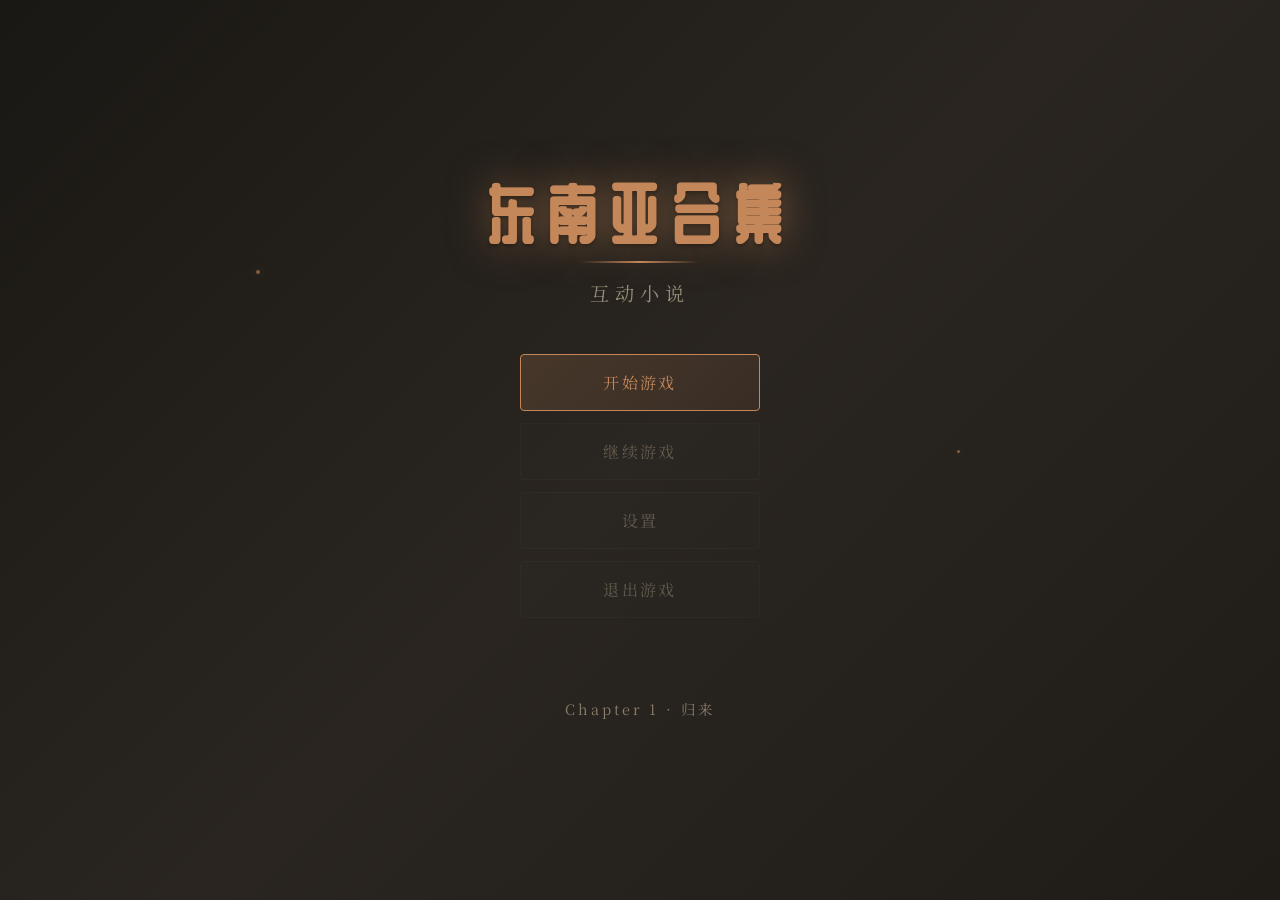
<file: index.html>
<!DOCTYPE html>
<html lang="zh-CN">
<head>
  <meta charset="UTF-8" />
  <meta name="viewport" content="width=device-width, initial-scale=1.0" />
  <title>Chapter 1 · 互动小说</title>
  <link rel="stylesheet" href="style.css" />
  <link rel="preconnect" href="https://fonts.googleapis.com" />
  <link rel="preconnect" href="https://fonts.gstatic.com" crossorigin />
  <link href="https://fonts.googleapis.com/css2?family=Noto+Serif+SC:wght@400;600;700&family=ZCOOL+QingKe+HuangYou&display=swap" rel="stylesheet" />
</head>
<body>
  <div id="app">
    <section id="title-screen" class="screen active">
      <div class="title-bg"></div>
      <div class="title-particles"></div>
      <div class="title-content">
        <div class="title-logo">
          <h1 class="game-title">东南亚合集</h1>
          <div class="title-divider"></div>
          <p class="game-subtitle">互动小说</p>
        </div>
        <nav class="title-menu">
          <button id="start-btn" class="menu-btn menu-btn-primary">
            <span class="menu-btn-text">开始游戏</span>
            <span class="menu-btn-glow"></span>
          </button>
          <button class="menu-btn menu-btn-disabled" disabled>
            <span class="menu-btn-text">继续游戏</span>
          </button>
          <button class="menu-btn menu-btn-disabled" disabled>
            <span class="menu-btn-text">设置</span>
          </button>
          <button class="menu-btn menu-btn-disabled" disabled>
            <span class="menu-btn-text">退出游戏</span>
          </button>
        </nav>
        <footer class="title-footer">
          <p>Chapter 1 · 归来</p>
        </footer>
      </div>
    </section>

    <section id="story-screen" class="screen">
      <div class="game-canvas-wrap">
        <div id="game-canvas" class="game-canvas">
          <div class="story-viewport">
            <!-- 场景背景图（可替换） -->
            <div id="scene-bg" class="scene-bg">
              <img id="scene-bg-img" class="scene-bg-img" alt="" />
            </div>
            <!-- 角色立绘（可替换，有台词时显示） -->
            <div id="character-wrap" class="character-wrap hidden">
              <img id="character-img" class="character-img" alt="" />
            </div>
            <!-- 左上角文本框（方框）：场景念白 + 对话以历史记录形式展示 -->
            <div id="text-box" class="text-box">
              <div class="text-box-header">
                对话 <span class="text-box-hint">点击收起</span>
              </div>
              <div id="text-box-content" class="text-box-inner"></div>
            </div>
            <div id="choices-container" class="choices-container"></div>
            <!-- 右下角手机图标：打开菜单（仅非选项时显示） -->
            <button id="phone-btn" class="icon-btn hidden" title="菜单" aria-label="菜单">
              <svg class="phone-icon" viewBox="0 0 24 24" fill="none" stroke="currentColor" stroke-width="2">
                <rect x="5" y="2" width="14" height="20" rx="2" ry="2"/>
                <line x1="12" y1="18" x2="12" y2="18"/>
              </svg>
            </button>

            <!-- 镜子击碎弹窗 -->
            <div id="mirror-popup" class="mirror-popup hidden">
              <div class="mirror-container">
                <div class="mirror-header">
                  <span>主卧镜子</span>
                  <button class="mirror-close">×</button>
                </div>
                <div class="mirror-viewer">
                  <div class="mirror-glass">
                    <div class="mirror-cracks">
                      <div class="crack-line crack-1-1"></div>
                      <div class="crack-line crack-1-2"></div>
                      <div class="crack-line crack-2-1"></div>
                      <div class="crack-line crack-2-2"></div>
                      <div class="crack-line crack-3-1"></div>
                      <div class="crack-line crack-3-2"></div>
                    </div>
                  </div>
                  <div class="mirror-hit-zone"></div>
                </div>
                <div class="mirror-hint">点击镜子击碎它</div>
              </div>
            </div>

            <!-- 拼图弹窗 -->
            <div id="puzzle-popup" class="puzzle-popup hidden">
              <div class="puzzle-container">
                <div class="puzzle-header">
                  <span>书桌抽屉</span>
                  <button class="puzzle-close">×</button>
                </div>
                <div class="puzzle-content">
                  <div class="puzzle-grid" id="puzzle-grid"></div>
                  <div class="puzzle-hint">点击方块交换位置，完成拼图</div>
                </div>
                <div class="puzzle-footer">
                  <span id="puzzle-move-count">移动次数: 0</span>
                </div>
              </div>
            </div>

            <!-- 解密卡弹窗 -->
            <div id="decrypt-card-popup" class="decrypt-popup hidden">
              <div class="decrypt-container">
                <div class="decrypt-header">
                  <span>使用解密卡</span>
                  <button class="decrypt-close">×</button>
                </div>
                <div class="decrypt-viewer">
                  <div class="decrypt-book-page">
                    <div class="decrypt-hidden-code">123</div>
                  </div>
                  <button class="decrypt-rotate-btn decrypt-rotate-left" title="向左旋转">↺</button>
                  <div class="decrypt-card-layer">
                    <div class="decrypt-card">
                      <div class="decrypt-card-pattern"></div>
                    </div>
                  </div>
                  <button class="decrypt-rotate-btn decrypt-rotate-right" title="向右旋转">↻</button>
                </div>
                <div class="decrypt-hint">拖动卡片调整位置，点击按钮旋转角度</div>
              </div>
            </div>

            <!-- 房间导航按钮（左右切换） -->
            <div id="room-nav" class="room-nav hidden">
              <button id="room-nav-left" class="room-nav-btn room-nav-left" title="左侧">
                <svg viewBox="0 0 24 24" fill="none" stroke="currentColor" stroke-width="2">
                  <polyline points="15 18 9 12 15 6"/>
                </svg>
              </button>
              <button id="room-nav-bottom" class="room-nav-btn room-nav-bottom" title="下方">
                <svg viewBox="0 0 24 24" fill="none" stroke="currentColor" stroke-width="2">
                  <polyline points="6 9 12 15 18 9"/>
                </svg>
              </button>
              <button id="room-nav-right" class="room-nav-btn room-nav-right" title="右侧">
                <svg viewBox="0 0 24 24" fill="none" stroke="currentColor" stroke-width="2">
                  <polyline points="9 18 15 12 9 6"/>
                </svg>
              </button>
            </div>
          </div>
        </div>
      </div>
    </section>

    <section id="end-screen" class="screen">
      <div class="end-content">
        <h2>Chapter 1 · 完</h2>
        <p id="end-message" class="end-message"></p>
        <button id="restart-btn" class="btn-primary">重新开始</button>
      </div>
    </section>
  </div>
  <script src="assets/config.js"></script>
  <script src="script.js"></script>
</body>
</html>
</file>
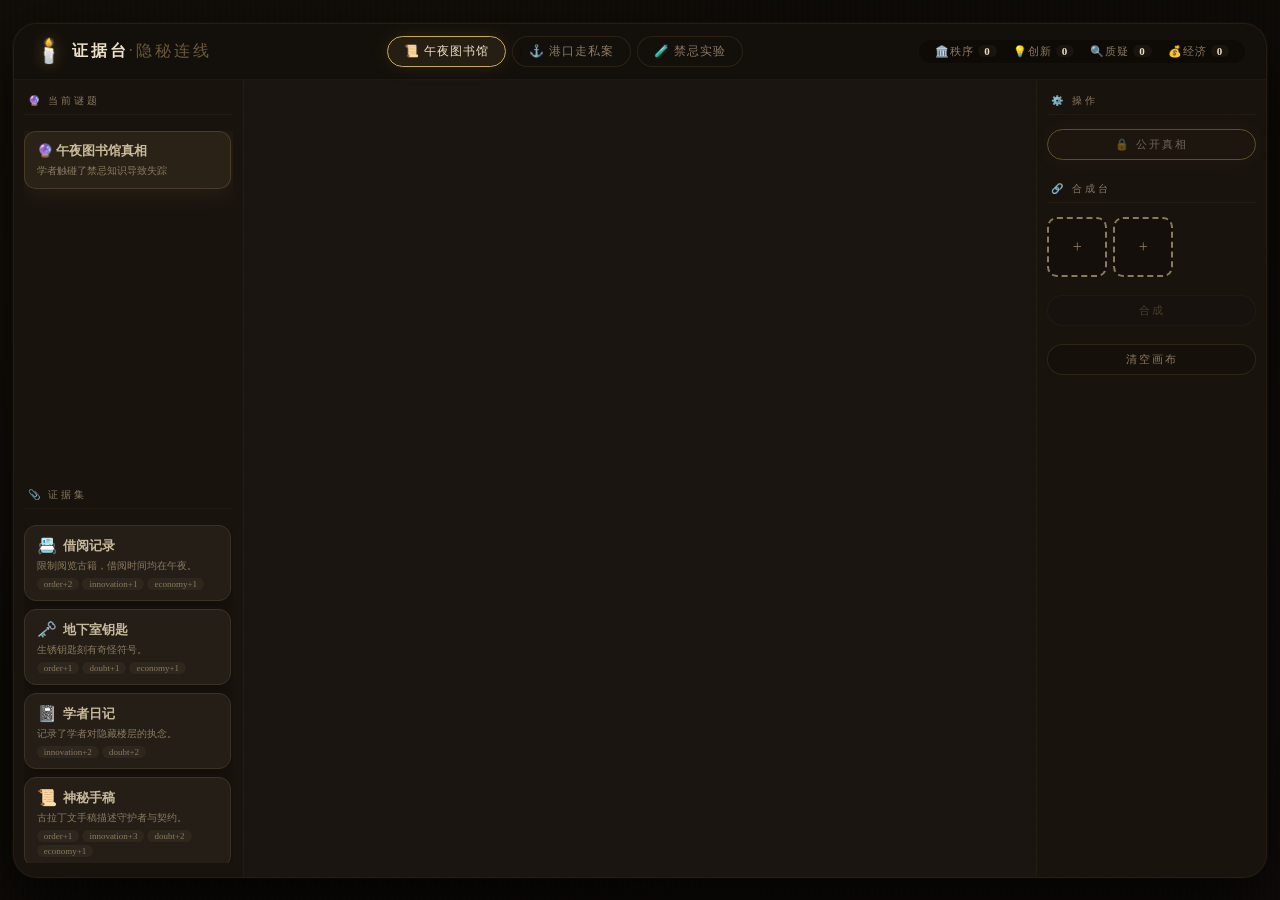
<file: -证据台-隐秘真相vpro3.html>
<!DOCTYPE html>
<html lang="zh-CN">
<head>
    <meta charset="UTF-8">
    <meta name="viewport" content="width=device-width, initial-scale=1.0, user-scalable=yes">
    <title>🕯️ 证据台 · 隐秘连线 (多结局)</title>
    <style>
        :root {
            --bg: #0f0c08;
            --surface: #1c1610;
            --panel: #241e16;
            --border: #3a3226;
            --text: #c8b99a;
            --text-dim: #8a7a60;
            --text-bright: #ede0c8;
            --gold: #c9a95c;
            --gold-dark: #6b5a3a;
            --gold-glow: rgba(200, 170, 100, 0.12);
            --red: #c06050;
            --green: #80a060;
            --blue: #6088a0;
            --order: #c9b896;
            --innovation: #8090c0;
            --doubt: #c08080;
            --economy: #90b870;
            --font-main: 'Georgia', 'Noto Serif SC', 'STSong', 'SimSun', serif;
            --font-ui: 'Georgia', 'Noto Serif SC', serif;
            --card-width: 150px;
            --card-height: 90px;
        }
        * { margin:0; padding:0; box-sizing:border-box; }
        body {
            font-family: var(--font-main);
            background: var(--bg);
            min-height: 100vh;
            display: flex;
            justify-content: center;
            align-items: center;
            padding: 12px;
            background-image: radial-gradient(ellipse at 20% 30%, rgba(60,40,20,0.2) 0%, transparent 50%), radial-gradient(ellipse at 80% 70%, rgba(30,20,40,0.25) 0%, transparent 50%);
            user-select: none; -webkit-user-select: none;
        }
        body::before { content:''; position:fixed; top:0; left:0; width:100%; height:100%; pointer-events:none; z-index:0; background: repeating-linear-gradient(0deg, transparent, transparent 2px, rgba(255,255,255,0.002) 2px, rgba(255,255,255,0.002) 4px), repeating-linear-gradient(90deg, transparent, transparent 3px, rgba(0,0,0,0.01) 3px, rgba(0,0,0,0.01) 6px); opacity:0.45; }
        .app-container { position:relative; z-index:1; width:1820px; max-width:98vw; height:950px; max-height:95vh; background: var(--surface); border-radius:24px; box-shadow:0 30px 80px rgba(0,0,0,0.8), 0 0 0 1px rgba(180,140,90,0.06); border:1px solid rgba(180,140,90,0.06); display:flex; flex-direction:column; overflow:hidden; backdrop-filter:blur(4px); }
        .top-bar { display:flex; flex-wrap:wrap; align-items:center; justify-content:space-between; padding:12px 20px; gap:16px; border-bottom:1px solid rgba(180,140,90,0.08); background:rgba(16,12,8,0.7); z-index:10; }
        .logo { display:flex; align-items:center; gap:8px; }
        .logo-icon { font-size:24px; filter:drop-shadow(0 0 8px rgba(200,160,80,0.4)); }
        .logo-text { font-family:var(--font-ui); font-size:16px; font-weight:700; letter-spacing:3px; color:var(--text-bright); }
        .logo-text span { color:var(--gold-dark); font-weight:400; }
        .chapter-tabs { display:flex; gap:6px; flex-wrap:wrap; }
        .chapter-tab { padding:6px 16px; border-radius:20px; border:1px solid rgba(180,140,90,0.15); background:rgba(20,16,10,0.6); color:var(--text-dim); font-family:var(--font-ui); font-size:12px; letter-spacing:1px; cursor:pointer; transition:all 0.25s; white-space:nowrap; }
        .chapter-tab:hover { border-color:rgba(200,160,100,0.3); color:var(--text); }
        .chapter-tab.active { background:rgba(180,140,80,0.12); border-color:var(--gold); color:var(--text-bright); box-shadow:0 0 20px var(--gold-glow); }
        .aspects { display:flex; gap:8px 16px; flex-wrap:wrap; background:rgba(10,8,4,0.5); border-radius:24px; padding:4px 16px; border:1px solid rgba(180,140,90,0.04); }
        .aspect-item { font-family:var(--font-ui); font-size:11px; letter-spacing:1px; color:var(--text-dim); display:flex; align-items:center; gap:4px; }
        .aspect-val { color:var(--text-bright); font-weight:700; min-width:18px; text-align:center; background:rgba(200,170,100,0.06); padding:0 6px; border-radius:10px; }
        .main-body { display:flex; flex:1; overflow:hidden; position:relative; }
        .sidebar-left { width:230px; min-width:180px; background:rgba(20,16,10,0.4); border-right:1px solid rgba(180,140,90,0.06); display:flex; flex-direction:column; padding:14px 10px; gap:12px; overflow-y:auto; }
        .sidebar-right { width:230px; min-width:180px; background:rgba(20,16,10,0.4); border-left:1px solid rgba(180,140,90,0.06); display:flex; flex-direction:column; padding:14px 10px; gap:10px; overflow-y:auto; }
        .canvas-area { flex:1; position:relative; background: radial-gradient(circle at 30% 40%, rgba(60,40,20,0.1) 0%, transparent 50%), radial-gradient(circle at 70% 60%, rgba(30,20,40,0.15) 0%, transparent 50%), #1a1510; background-image:url('data:image/svg+xml;utf8,<svg xmlns="http://www.w3.org/2000/svg" width="100" height="100"><path d="M0 0 L100 100 M100 0 L0 100" stroke="rgba(200,170,100,0.03)" stroke-width="0.5"/></svg>'); background-size:40px 40px; overflow:hidden; cursor:default; }
        .section-title { font-family:var(--font-ui); font-size:10px; letter-spacing:3px; color:var(--text-dim); text-transform:uppercase; padding:0 4px; margin-bottom:4px; border-bottom:1px solid rgba(180,140,90,0.06); padding-bottom:6px; }
        .card-list { display:flex; flex-direction:column; gap:8px; flex:1; overflow-y:auto; padding-right:2px; }
        .card-list::-webkit-scrollbar { width:3px; }
        .card-list::-webkit-scrollbar-thumb { background:rgba(200,160,100,0.15); border-radius:20px; }
        .resource-card { background:var(--panel); border-radius:12px; padding:10px 12px; border:1px solid var(--border); cursor:grab; transition:all 0.25s; box-shadow:0 4px 12px rgba(0,0,0,0.3); font-family:var(--font-main); position:relative; color:var(--text); }
        .resource-card:hover { border-color:rgba(200,160,100,0.2); box-shadow:0 6px 18px rgba(0,0,0,0.4), 0 0 20px var(--gold-glow); transform:translateY(-2px); }
        .resource-card .card-name { font-weight:600; font-size:13px; display:flex; align-items:center; gap:6px; }
        .resource-card .card-emoji { font-size:16px; }
        .resource-card .card-desc { font-size:10px; color:var(--text-dim); margin-top:4px; line-height:1.4; }
        .resource-card .card-aspects { display:flex; gap:3px; margin-top:5px; flex-wrap:wrap; }
        .resource-card .asp-tag { font-size:9px; padding:1px 7px; border-radius:10px; background:rgba(200,180,140,0.06); color:var(--text-dim); font-family:var(--font-ui); }
        .resource-card.truth-card { border-color:rgba(200,160,100,0.2); background:#2a2216; box-shadow:0 0 30px var(--gold-glow); }
        .canvas-card { position:absolute; width:var(--card-width); min-height:var(--card-height); background:var(--panel); border-radius:12px; border:1px solid var(--border); padding:10px 12px; cursor:move; box-shadow:0 10px 30px rgba(0,0,0,0.5); font-family:var(--font-main); transition:box-shadow 0.2s; z-index:10; color:var(--text); user-select:none; display:flex; flex-direction:column; justify-content:center; }
        .canvas-card:hover { box-shadow:0 14px 36px rgba(0,0,0,0.6), 0 0 24px var(--gold-glow); z-index:20; }
        .canvas-card .card-name { font-weight:600; font-size:13px; display:flex; align-items:center; gap:6px; pointer-events:none; }
        .canvas-card .card-desc { font-size:10px; color:var(--text-dim); margin-top:4px; pointer-events:none; }
        .canvas-card .card-aspects { display:flex; gap:2px; margin-top:4px; pointer-events:none; }
        .canvas-card.truth-node { border-color:var(--gold); background:#2a2216; box-shadow:0 0 40px var(--gold-glow); width:200px; min-height:110px; cursor:default; z-index:5; }
        .canvas-card.truth-node .slot-points { display:flex; gap:8px; margin-top:8px; }
        .slot-point { width:12px; height:12px; border-radius:50%; background:var(--border); border:1px solid rgba(200,160,100,0.3); cursor:pointer; transition:all 0.3s; }
        .slot-point.filled { background:var(--green); border-color:var(--green); box-shadow:0 0 12px rgba(120,180,100,0.4); }
        .slot-point.highlight { background:var(--gold); box-shadow:0 0 20px var(--gold-glow); }
        .anchor-point { position:absolute; width:14px; height:14px; background:var(--border); border-radius:50%; right:-7px; top:50%; transform:translateY(-50%); cursor:crosshair; border:1px solid rgba(200,160,100,0.3); transition:all 0.2s; z-index:25; }
        .anchor-point:hover { background:var(--gold); box-shadow:0 0 16px var(--gold-glow); }
        .canvas-card.selected { border-color:var(--gold) !important; box-shadow:0 0 30px var(--gold-glow); }
        .svg-layer { position:absolute; top:0; left:0; width:100%; height:100%; pointer-events:none; z-index:15; }
        .svg-layer line { stroke:rgba(200,160,100,0.25); stroke-width:2; transition:stroke 0.3s; }
        .svg-layer line.active-line { stroke:rgba(180,200,140,0.65); stroke-width:2.5; filter:drop-shadow(0 0 6px rgba(140,180,100,0.3)); }
        .svg-layer line.error-line { stroke:rgba(200,80,60,0.7); stroke-width:2; }
        .btn { padding:7px 16px; border-radius:20px; border:1px solid rgba(180,140,90,0.15); background:rgba(20,16,10,0.6); color:var(--text-dim); font-family:var(--font-ui); font-size:11px; letter-spacing:2px; cursor:pointer; transition:all 0.3s; white-space:nowrap; }
        .btn:hover { border-color:rgba(200,160,100,0.2); color:var(--text); }
        .btn.primary { background:rgba(180,140,80,0.08); border-color:var(--gold); color:var(--text-bright); box-shadow:0 0 24px var(--gold-glow); }
        .btn.primary:hover { background:rgba(200,160,100,0.12); }
        .btn:disabled { opacity:0.4; pointer-events:none; }
        .toast { position:absolute; bottom:20px; left:50%; transform:translateX(-50%); background:rgba(20,15,10,0.9); border:1px solid rgba(200,160,100,0.2); padding:8px 20px; border-radius:30px; font-family:var(--font-ui); font-size:12px; letter-spacing:1px; color:var(--text); z-index:50; backdrop-filter:blur(8px); transition:opacity 0.4s; pointer-events:none; }
        .toast.err { border-color:var(--red); color:#f0c0b0; }
        .toast.ok { border-color:var(--green); color:#c0e0b0; }
        .toast.info { border-color:var(--blue); color:#b0d0f0; }
        .modal-shroud { position:fixed; top:0; left:0; width:100%; height:100%; background:rgba(0,0,0,0.8); backdrop-filter:blur(12px); display:flex; justify-content:center; align-items:center; z-index:1000; opacity:0; pointer-events:none; transition:opacity 0.5s; }
        .modal-shroud.open { opacity:1; pointer-events:auto; }
        .modal-content { max-width:520px; background:#1c1812; border-radius:24px; padding:28px 32px; border:1px solid rgba(200,160,100,0.1); box-shadow:0 40px 120px rgba(0,0,0,0.9); transform:translateY(20px); transition:transform 0.5s; }
        .modal-shroud.open .modal-content { transform:translateY(0); }
        .modal-title { font-size:22px; font-weight:700; color:var(--text-bright); text-align:center; letter-spacing:2px; }
        .modal-subtitle { text-align:center; color:var(--text-dim); font-size:13px; margin-bottom:16px; }
        .modal-body { color:var(--text); line-height:1.8; background:rgba(0,0,0,0.2); padding:16px; border-radius:14px; border-left:2px solid rgba(200,160,100,0.2); }
        .modal-scores { display:flex; justify-content:center; gap:20px; margin:16px 0; }
        .btn-close { display:block; margin:0 auto; }
        @media (max-width:800px) { .main-body{flex-direction:column;} .sidebar-left,.sidebar-right{width:100%;flex:0 0 auto;border:none;} .canvas-area{height:400px;} }
    </style>
</head>
<body>
<div class="app-container" id="app">
    <div class="top-bar">
        <div class="logo"><span class="logo-icon">🕯️</span><span class="logo-text">证据台<span>·隐秘连线</span></span></div>
        <div class="chapter-tabs" id="chapterTabs">
            <div class="chapter-tab active" data-ch="0">📜 午夜图书馆</div>
            <div class="chapter-tab" data-ch="1">⚓ 港口走私案</div>
            <div class="chapter-tab" data-ch="2">🧪 禁忌实验</div>
        </div>
        <div class="aspects" id="aspectsPanel">
            <div class="aspect-item">🏛️秩序 <span class="aspect-val" id="aspOrder">0</span></div>
            <div class="aspect-item">💡创新 <span class="aspect-val" id="aspInnov">0</span></div>
            <div class="aspect-item">🔍质疑 <span class="aspect-val" id="aspDoubt">0</span></div>
            <div class="aspect-item">💰经济 <span class="aspect-val" id="aspEcon">0</span></div>
        </div>
    </div>
    <div class="main-body">
        <div class="sidebar-left">
            <div class="section-title">🔮 当前谜题</div>
            <div class="card-list" id="truthList"></div>
            <div class="section-title" style="margin-top:8px;">📎 证据集</div>
            <div class="card-list" id="evidenceList"></div>
        </div>
        <div class="canvas-area" id="canvasArea">
            <svg class="svg-layer" id="svgLayer"></svg>
            <div class="toast" id="toast" style="opacity:0;">消息</div>
        </div>
        <div class="sidebar-right">
            <div class="section-title">⚙️ 操作</div>
            <button class="btn primary" id="btnReveal" disabled>🔒 公开真相</button>
            <div style="margin-top:12px;" class="section-title">🔗 合成台</div>
            <div style="display:flex; gap:6px; margin-bottom:8px;" id="comboSlots">
                <div class="combo-mini-slot" data-combo="0" style="width:60px;height:60px;border-radius:10px;border:2px dashed var(--border);background:rgba(0,0,0,0.2);display:flex;align-items:center;justify-content:center;color:var(--text-dim);">+</div>
                <div class="combo-mini-slot" data-combo="1" style="width:60px;height:60px;border-radius:10px;border:2px dashed var(--border);background:rgba(0,0,0,0.2);display:flex;align-items:center;justify-content:center;color:var(--text-dim);">+</div>
            </div>
            <button class="btn" id="btnCombine">合成</button>
            <button class="btn" style="margin-top:8px;" id="btnClearBoard">清空画布</button>
        </div>
    </div>
</div>
<div class="modal-shroud" id="modalShroud">
    <div class="modal-content">
        <div class="modal-title" id="modalTitle">真相大白</div>
        <div class="modal-subtitle" id="modalSubtitle"></div>
        <div class="modal-body" id="modalBody"></div>
        <div class="modal-scores" id="modalScores"></div>
        <button class="btn primary btn-close" id="btnCloseModal">✓ 收下真相</button>
    </div>
</div>
<script>
    (function() {
        // -------------------- 游戏数据（槽位改为多选）--------------------
        const CHAPTERS = [{
            id: 0, title: '午夜图书馆', badge: '第一章',
            mystery: '一位古籍学者在午夜图书馆的地下室失踪。他的研究笔记散落各处，字里行间透露出他触碰了不该知晓的秘密。',
            truthDesc: '学者触碰了禁忌知识导致失踪',
            slots: [
                { id:'s0_0', label:'最后行踪', acceptable:['evi_0_0','evi_0_2'] },
                { id:'s0_1', label:'禁忌内容', acceptable:['evi_0_1','evi_0_2','evi_0_3'] },
                { id:'s0_2', label:'失踪原因', acceptable:['evi_0_3','evi_0_4'] },
                { id:'s0_3', label:'隐藏真相', acceptable:['evi_0_5','evi_0_6'] }
            ],
            evidences: [
                { id:'evi_0_0', name:'借阅记录', emoji:'📇', desc:'限制阅览古籍，借阅时间均在午夜。', factions:{order:2,innovation:1,doubt:0,economy:1}, acquired:true },
                { id:'evi_0_1', name:'地下室钥匙', emoji:'🗝️', desc:'生锈钥匙刻有奇怪符号。', factions:{order:1,innovation:0,doubt:1,economy:1}, acquired:true },
                { id:'evi_0_2', name:'学者日记', emoji:'📓', desc:'记录了学者对隐藏楼层的执念。', factions:{order:0,innovation:2,doubt:2,economy:0}, acquired:true },
                { id:'evi_0_3', name:'神秘手稿', emoji:'📜', desc:'古拉丁文手稿描述守护者与契约。', factions:{order:1,innovation:3,doubt:2,economy:1}, acquired:true },
                { id:'evi_0_4', name:'目击证词', emoji:'👁️', desc:'清洁工听到低沉吟诵声。', factions:{order:1,innovation:1,doubt:0,economy:0}, acquired:true },
                { id:'evi_0_5', name:'研究时间线', emoji:'⏳', desc:'借阅记录与日记对照的完整时间线。', factions:{order:3,innovation:1,doubt:1,economy:0}, acquired:false, comboOf:['evi_0_0','evi_0_2'] },
                { id:'evi_0_6', name:'通道地图', emoji:'🗺️', desc:'手稿符号与钥匙刻痕绘制的隐藏通道地图。', factions:{order:1,innovation:1,doubt:1,economy:1}, acquired:false, comboOf:['evi_0_1','evi_0_3'] }
            ],
            combos: [ { ingredients:['evi_0_0','evi_0_2'], result:'evi_0_5' }, { ingredients:['evi_0_1','evi_0_3'], result:'evi_0_6' } ],
            endings: [
                { id:'end_order', label:'🏛️ 封印结局', cond:{order:7}, title:'守护者之约', sub:'秩序将秘密重新封印。', body:'证据指向古老契约，图书馆地下封印着某种存在。你将证据提交给守护者，封印加固，真相被永远埋藏。' },
                { id:'end_innov', label:'💡 揭示结局', cond:{innovation:7}, title:'知识之光', sub:'创新揭开尘封历史。', body:'你将发现公之于众，学术界震动，开创了神秘文献学新学科。' },
                { id:'end_doubt', label:'🔍 追问结局', cond:{doubt:7}, title:'无尽深渊', sub:'质疑引向更深谜团。', body:'每一条证据都引向新问题，你决定亲自在午夜进入图书馆。' },
                { id:'end_econ', label:'💰 发掘结局', cond:{economy:4}, title:'秘境之利', sub:'经济视角发现隐藏价值。', body:'你将秘密转化为商业机会，通过展览和拍卖获得丰厚回报。' },
                { id:'end_default', label:'✦ 安息', cond:{}, title:'尘埃落定', sub:'真相已找到。', body:'你拼凑出学者失踪的全貌，将证据归档，给了家人一个交代。' }
            ]
        }, {
            id: 1, title: '港口走私案', badge: '第二章',
            mystery: '港口截获一批无主文物，与近期神秘失踪案有着诡异关联。每一件文物都散发着不祥的气息。',
            truthDesc: '走私文物与失踪案关联',
            slots: [
                { id:'s1_0', label:'文物来源', acceptable:['evi_1_0','evi_1_5'] },
                { id:'s1_1', label:'走私网络', acceptable:['evi_1_3','evi_1_6'] },
                { id:'s1_2', label:'幕后买家', acceptable:['evi_1_4','evi_1_6'] },
                { id:'s1_3', label:'失踪关联', acceptable:['evi_1_1','evi_1_2'] }
            ],
            evidences: [
                { id:'evi_1_0', name:'货轮清单', emoji:'📋', desc:'货物来自禁运区，申报不符。', factions:{order:2,innovation:0,doubt:0,economy:2}, acquired:true },
                { id:'evi_1_1', name:'海关记录', emoji:'📊', desc:'过去半年七起类似截获与失踪案同期。', factions:{order:3,innovation:0,doubt:1,economy:0}, acquired:true },
                { id:'evi_1_2', name:'文物照片', emoji:'📷', desc:'奇异纹路在闪光灯下发光。', factions:{order:0,innovation:2,doubt:1,economy:1}, acquired:true },
                { id:'evi_1_3', name:'船员日记', emoji:'📔', desc:'记录噩梦和文物自行移动。', factions:{order:0,innovation:1,doubt:3,economy:0}, acquired:true },
                { id:'evi_1_4', name:'神秘信件', emoji:'✉️', desc:'加密信件提及唤醒仪式。', factions:{order:1,innovation:1,doubt:1,economy:1}, acquired:true },
                { id:'evi_1_5', name:'走私路线图', emoji:'🗺️', desc:'货轮清单与文物照片对照的路线。', factions:{order:2,innovation:1,doubt:0,economy:3}, acquired:false, comboOf:['evi_1_0','evi_1_2'] },
                { id:'evi_1_6', name:'买家档案', emoji:'🪪', desc:'日记与信件锁定富豪秘教徒身份。', factions:{order:2,innovation:0,doubt:3,economy:1}, acquired:false, comboOf:['evi_1_3','evi_1_4'] }
            ],
            combos: [ { ingredients:['evi_1_0','evi_1_2'], result:'evi_1_5' }, { ingredients:['evi_1_3','evi_1_4'], result:'evi_1_6' } ],
            endings: [
                { id:'end_order', label:'🏛️ 收网结局', cond:{order:8}, title:'跨国联合行动', sub:'秩序之网笼罩走私网络。', body:'国际刑警联合行动，七个国家走私网络被一网打尽。' },
                { id:'end_innov', label:'💡 溯源结局', cond:{innovation:6}, title:'文物溯源计划', sub:'创新技术揭开文物来源。', body:'AI比对系统追溯出被遗忘的古代文明。' },
                { id:'end_doubt', label:'🔍 深潜结局', cond:{doubt:7}, title:'深渊之眼', sub:'质疑揭开更黑暗帷幕。', body:'走私网络只是冰山一角，更大组织浮现。' },
                { id:'end_econ', label:'💰 交易结局', cond:{economy:6}, title:'灰色之利', sub:'经济之手在暗处运作。', body:'你将情报出售给私人基金会，获得天价财富。' },
                { id:'end_default', label:'✦ 结案', cond:{}, title:'港口平静', sub:'走私被制止。', body:'证据确凿，走私者被绳之以法，港口恢复平静。' }
            ]
        }, {
            id: 2, title: '禁忌实验', badge: '第三章',
            mystery: '生物研究所发生泄漏事故，官方报告与实际情况存在巨大出入。目击者称看到了非自然的生物形态。',
            truthDesc: '实验失控导致生物变异',
            slots: [
                { id:'s2_0', label:'实验内容', acceptable:['evi_2_0','evi_2_5'] },
                { id:'s2_1', label:'泄漏原因', acceptable:['evi_2_3','evi_2_6'] },
                { id:'s2_2', label:'隐瞒真相', acceptable:['evi_2_4','evi_2_2'] },
                { id:'s2_3', label:'异常后果', acceptable:['evi_2_1','evi_2_6'] }
            ],
            evidences: [
                { id:'evi_2_0', name:'实验报告', emoji:'📄', desc:'涉及基因重组和跨物种融合。', factions:{order:1,innovation:3,doubt:1,economy:0}, acquired:true },
                { id:'evi_2_1', name:'生物样本', emoji:'🧪', desc:'细胞结构异常，DNA含未知片段。', factions:{order:0,innovation:2,doubt:2,economy:0}, acquired:true },
                { id:'evi_2_2', name:'官方声明', emoji:'📰', desc:'闪烁其词，回避关键问题。', factions:{order:2,innovation:0,doubt:0,economy:2}, acquired:true },
                { id:'evi_2_3', name:'监控录像', emoji:'📹', desc:'拍下发光物体移动后画面中断。', factions:{order:1,innovation:1,doubt:2,economy:0}, acquired:true },
                { id:'evi_2_4', name:'研究员证词', emoji:'🎙️', desc:'团队早发现异常但被要求保密。', factions:{order:0,innovation:1,doubt:3,economy:0}, acquired:true },
                { id:'evi_2_5', name:'伪造记录对比', emoji:'🔬', desc:'实验报告与官方声明矛盾。', factions:{order:3,innovation:1,doubt:2,economy:0}, acquired:false, comboOf:['evi_2_0','evi_2_2'] },
                { id:'evi_2_6', name:'变异证据链', emoji:'🧬', desc:'监控与样本形成完整变异链。', factions:{order:0,innovation:3,doubt:3,economy:0}, acquired:false, comboOf:['evi_2_1','evi_2_3'] }
            ],
            combos: [ { ingredients:['evi_2_0','evi_2_2'], result:'evi_2_5' }, { ingredients:['evi_2_1','evi_2_3'], result:'evi_2_6' } ],
            endings: [
                { id:'end_order', label:'🏛️ 封存结局', cond:{order:6}, title:'铁幕落下', sub:'秩序将一切封存。', body:'研究所被军方接管，泄漏区域永久封闭。' },
                { id:'end_innov', label:'💡 突破结局', cond:{innovation:8}, title:'新纪元之钥', sub:'创新从禁忌中诞生。', body:'与科学家合作继续研究，发现全新生物能量转换方式。' },
                { id:'end_doubt', label:'🔍 揭露结局', cond:{doubt:8}, title:'真相风暴', sub:'质疑引爆丑闻。', body:'全部证据公之于众，研究所黑暗秘密被曝光。' },
                { id:'end_econ', label:'💰 专利结局', cond:{economy:4}, title:'禁忌之财', sub:'经济之手将变异转化为资产。', body:'与生物科技公司合作，利用发现开发新药。' },
                { id:'end_default', label:'✦ 掩盖', cond:{}, title:'沉默的代价', sub:'真相被悄然掩埋。', body:'证据被悄悄处理，相关人员低调调离。' }
            ]
        }];

        // -------------------- 状态 --------------------
        const state = {
            chapterIdx: 0,
            canvasNodes: [],
            connections: [],
            selectedNodeId: null,
            comboSelections: [],
            linkDrag: null,
            revealed: false,
            toastTimer: null,
        };
        const canvas = document.getElementById('canvasArea');
        const svgLayer = document.getElementById('svgLayer');
        const toast = document.getElementById('toast');
        let nodeIdCounter = 0;

        function getChapter() { return CHAPTERS[state.chapterIdx]; }
        function getEvidence(id) { for (const ch of CHAPTERS) for (const e of ch.evidences) if (e.id===id) return e; return null; }
        function showToast(text, type='info') {
            toast.textContent = text; toast.className = 'toast '+type; toast.style.opacity='1';
            if (state.toastTimer) clearTimeout(state.toastTimer);
            state.toastTimer = setTimeout(()=>{ toast.style.opacity='0'; }, 2500);
        }
        function getCanvasNodeById(nodeId) { return state.canvasNodes.find(n=>n.id===nodeId); }
        function getCanvasNodeByEvidenceId(evId) { return state.canvasNodes.find(n=>n.type==='evidence' && n.evidenceId===evId); }
        function getTruthNode() { return state.canvasNodes.find(n=>n.type==='truth'); }
        function calcScores() {
            const scores = { order:0, innovation:0, doubt:0, economy:0 };
            const truthNode = getTruthNode();
            if (!truthNode) return scores;
            for (const slotId in truthNode.slotConnections) {
                const evId = truthNode.slotConnections[slotId];
                const ev = getEvidence(evId);
                if (ev) { scores.order += ev.factions.order||0; scores.innovation += ev.factions.innovation||0; scores.doubt += ev.factions.doubt||0; scores.economy += ev.factions.economy||0; }
            }
            return scores;
        }
        function updateScoresUI() {
            const sc = calcScores();
            document.getElementById('aspOrder').textContent = sc.order;
            document.getElementById('aspInnov').textContent = sc.innovation;
            document.getElementById('aspDoubt').textContent = sc.doubt;
            document.getElementById('aspEcon').textContent = sc.economy;
        }
        function isAllSlotsConnected() {
            const truthNode = getTruthNode();
            if (!truthNode) return false;
            return getChapter().slots.every(s => truthNode.slotConnections[s.id]);
        }
        function updateRevealButton() {
            const btn = document.getElementById('btnReveal');
            const ready = isAllSlotsConnected() && !state.revealed;
            btn.disabled = !ready;
            btn.textContent = ready ? '🔓 公开真相' : '🔒 公开真相';
        }

        // 渲染
        function renderCanvas() {
            const existing = canvas.querySelectorAll('.canvas-card');
            existing.forEach(c=>c.remove());
            state.canvasNodes.forEach(node=>{
                const card = document.createElement('div');
                card.className = 'canvas-card';
                if (node.type==='truth') card.classList.add('truth-node');
                if (state.selectedNodeId===node.id) card.classList.add('selected');
                card.dataset.nodeId = node.id;
                card.style.left = node.x+'px'; card.style.top = node.y+'px';
                if (node.type==='truth') {
                    const ch = getChapter();
                    card.innerHTML = `<div class="card-name">🔮 ${ch.title}真相</div><div class="card-desc">${ch.truthDesc}</div><div class="slot-points" id="slotPoints-${node.id}"></div>`;
                    setTimeout(()=>{
                        const cont = document.getElementById('slotPoints-'+node.id);
                        if (!cont) return;
                        cont.innerHTML = '';
                        ch.slots.forEach(slot=>{
                            const point = document.createElement('div');
                            point.className = 'slot-point';
                            if (node.slotConnections[slot.id]) point.classList.add('filled');
                            point.title = slot.label;
                            point.dataset.slotId = slot.id;
                            point.addEventListener('click', (e)=>{
                                e.stopPropagation();
                                if (node.slotConnections[slot.id]) removeConnection(node.id, slot.id);
                            });
                            cont.appendChild(point);
                        });
                    },0);
                } else {
                    const ev = getEvidence(node.evidenceId);
                    if (ev) {
                        const aspStr = Object.entries(ev.factions).filter(([_,v])=>v>0).map(([k,v])=>`<span class="asp-tag">${k}+${v}</span>`).join('');
                        card.innerHTML = `<div class="card-name"><span class="card-emoji">${ev.emoji}</span>${ev.name}</div><div class="card-desc">${ev.desc}</div><div class="card-aspects">${aspStr}</div>`;
                        const anchor = document.createElement('div');
                        anchor.className = 'anchor-point';
                        anchor.addEventListener('mousedown', (e)=>startLinkDrag(e, node.id));
                        card.appendChild(anchor);
                    }
                }
                card.addEventListener('mousedown', (e)=>{
                    if (e.target.classList.contains('anchor-point') || e.target.classList.contains('slot-point')) return;
                    startDragNode(e, node.id);
                });
                canvas.appendChild(card);
            });
            renderLines();
            updateScoresUI();
            updateRevealButton();
            updateComboUI();
        }

        function renderLines() {
            svgLayer.innerHTML = '';
            const canvasRect = canvas.getBoundingClientRect();
            state.connections.forEach(conn=>{
                const fromNode = getCanvasNodeById(conn.fromNodeId), toNode = getCanvasNodeById(conn.toNodeId);
                if (!fromNode||!toNode) return;
                const fromCard = canvas.querySelector(`.canvas-card[data-node-id="${conn.fromNodeId}"]`);
                const toCard = canvas.querySelector(`.canvas-card[data-node-id="${conn.toNodeId}"]`);
                if (!fromCard||!toCard) return;
                const fromRect = fromCard.getBoundingClientRect(), toRect = toCard.getBoundingClientRect();
                const x1 = fromRect.right - canvasRect.left -4, y1 = fromRect.top+fromRect.height/2-canvasRect.top;
                const x2 = toRect.left - canvasRect.left +4, y2 = toRect.top+toRect.height/2-canvasRect.top;
                const line = document.createElementNS('http://www.w3.org/2000/svg','line');
                line.setAttribute('x1',x1); line.setAttribute('y1',y1); line.setAttribute('x2',x2); line.setAttribute('y2',y2);
                line.classList.add('active-line'); svgLayer.appendChild(line);
            });
            if (state.linkDrag) {
                const fromNode = getCanvasNodeById(state.linkDrag.fromNodeId);
                if (fromNode) {
                    const fromCard = canvas.querySelector(`.canvas-card[data-node-id="${state.linkDrag.fromNodeId}"]`);
                    if (fromCard) {
                        const fromRect = fromCard.getBoundingClientRect();
                        const line = document.createElementNS('http://www.w3.org/2000/svg','line');
                        line.setAttribute('x1', fromRect.right-canvasRect.left-4);
                        line.setAttribute('y1', fromRect.top+fromRect.height/2-canvasRect.top);
                        line.setAttribute('x2', state.linkDrag.currentX-canvasRect.left);
                        line.setAttribute('y2', state.linkDrag.currentY-canvasRect.top);
                        line.style.stroke = 'rgba(200,160,100,0.5)'; line.style.strokeDasharray = '6 3';
                        svgLayer.appendChild(line);
                    }
                }
            }
        }

        function addTruthNode(x,y) {
            state.canvasNodes = state.canvasNodes.filter(n=>n.type!=='truth');
            const node = { id:'node_'+ (++nodeIdCounter), type:'truth', x, y, slotConnections:{} };
            state.canvasNodes.push(node); renderCanvas();
            showToast('真相谜题已放置到画布上。','info');
        }
        function addEvidenceNode(evidenceId, x, y) {
            if (getCanvasNodeByEvidenceId(evidenceId)) { showToast('该证据已在画布上。','info'); return; }
            const node = { id:'node_'+ (++nodeIdCounter), type:'evidence', evidenceId, x, y };
            state.canvasNodes.push(node); renderCanvas();
        }
        function removeConnection(truthNodeId, slotId) {
            state.connections = state.connections.filter(c=>!(c.toNodeId===truthNodeId && c.slotIndex===slotId));
            const truthNode = getCanvasNodeById(truthNodeId);
            if (truthNode) delete truthNode.slotConnections[slotId];
            renderCanvas(); showToast('连线已移除。','info');
        }

        let dragInfo = null;
        function startDragNode(e, nodeId) {
            e.preventDefault(); const node = getCanvasNodeById(nodeId); if (!node||state.revealed) return;
            const card = canvas.querySelector(`.canvas-card[data-node-id="${nodeId}"]`);
            if (!card) return; const rect = card.getBoundingClientRect();
            dragInfo = { nodeId, offsetX: e.clientX-rect.left, offsetY: e.clientY-rect.top };
            document.addEventListener('mousemove', onDragMove); document.addEventListener('mouseup', onDragEnd);
        }
        function onDragMove(e) {
            if (!dragInfo) return; const node = getCanvasNodeById(dragInfo.nodeId); if (!node) return;
            const canvasRect = canvas.getBoundingClientRect();
            const newX = e.clientX - canvasRect.left - dragInfo.offsetX;
            const newY = e.clientY - canvasRect.top - dragInfo.offsetY;
            node.x = Math.max(0, Math.min(canvas.clientWidth-150, newX));
            node.y = Math.max(0, Math.min(canvas.clientHeight-100, newY));
            const card = canvas.querySelector(`.canvas-card[data-node-id="${dragInfo.nodeId}"]`);
            if (card) { card.style.left = node.x+'px'; card.style.top = node.y+'px'; }
            renderLines();
        }
        function onDragEnd() { document.removeEventListener('mousemove',onDragMove); document.removeEventListener('mouseup',onDragEnd); dragInfo=null; }

        function startLinkDrag(e, fromNodeId) {
            e.stopPropagation(); e.preventDefault(); if (state.revealed) return;
            state.linkDrag = { fromNodeId, startX:e.clientX, startY:e.clientY, currentX:e.clientX, currentY:e.clientY };
            document.addEventListener('mousemove', onLinkDragMove); document.addEventListener('mouseup', onLinkDragEnd);
            renderLines();
        }
        function onLinkDragMove(e) { if (!state.linkDrag) return; state.linkDrag.currentX=e.clientX; state.linkDrag.currentY=e.clientY; renderLines(); }
        function onLinkDragEnd(e) {
            document.removeEventListener('mousemove',onLinkDragMove); document.removeEventListener('mouseup',onLinkDragEnd);
            if (!state.linkDrag) return;
            const fromNodeId = state.linkDrag.fromNodeId;
            const mouseX = e.clientX, mouseY = e.clientY;
            state.linkDrag = null;
            const truthNode = getTruthNode();
            if (!truthNode) { showToast('请先将真相谜题放置到画布上。','err'); renderLines(); return; }
            const truthCard = canvas.querySelector(`.canvas-card[data-node-id="${truthNode.id}"]`);
            if (!truthCard) { renderLines(); return; }
            const slotPoints = truthCard.querySelectorAll('.slot-point');
            let targetSlotId = null;
            slotPoints.forEach(point=>{ const rect=point.getBoundingClientRect(); if(mouseX>=rect.left&&mouseX<=rect.right&&mouseY>=rect.top&&mouseY<=rect.bottom) targetSlotId=point.dataset.slotId; });
            if (!targetSlotId) { showToast('请将连线拖到真相卡上的连接点。','err'); renderLines(); return; }
            const fromNode = getCanvasNodeById(fromNodeId);
            if (!fromNode) { renderLines(); return; }
            const evId = fromNode.evidenceId;
            const slot = getChapter().slots.find(s=>s.id===targetSlotId);
            if (!slot) { renderLines(); return; }
            if (truthNode.slotConnections[targetSlotId]) { showToast('该连接点已被占用。','err'); renderLines(); return; }
            // 核心改动：检查证据是否在可接受列表中
            if (slot.acceptable.includes(evId)) {
                truthNode.slotConnections[targetSlotId] = evId;
                state.connections.push({ fromNodeId, toNodeId:truthNode.id, slotIndex:targetSlotId });
                state.selectedNodeId = null;
                showToast(`✓ 正确关联！证据已连接至「${slot.label}」。`,'ok');
                renderCanvas();
                if (isAllSlotsConnected()) showToast('🎉 所有连接点已关联！点击「公开真相」揭开谜底。','ok');
            } else {
                showToast(`✗ 关联错误：此证据与「${slot.label}」不匹配。`,'err');
                renderLines();
                // 短暂错误线
                const fromCard = canvas.querySelector(`.canvas-card[data-node-id="${fromNodeId}"]`);
                const toCard = truthCard;
                if (fromCard && toCard) {
                    const canvasRect = canvas.getBoundingClientRect();
                    const fromRect = fromCard.getBoundingClientRect(), toRect = toCard.getBoundingClientRect();
                    const line = document.createElementNS('http://www.w3.org/2000/svg','line');
                    line.setAttribute('x1', fromRect.right-canvasRect.left-4);
                    line.setAttribute('y1', fromRect.top+fromRect.height/2-canvasRect.top);
                    line.setAttribute('x2', toRect.left-canvasRect.left+4);
                    line.setAttribute('y2', toRect.top+toRect.height/2-canvasRect.top);
                    line.classList.add('error-line'); svgLayer.appendChild(line);
                    setTimeout(()=>{ if(line.parentNode) line.remove(); },600);
                }
            }
            renderLines();
        }

        function updateComboUI() {
            const slots = document.querySelectorAll('.combo-mini-slot');
            state.comboSelections.forEach((nodeId,idx)=>{ if(slots[idx]){ const node=getCanvasNodeById(nodeId); const ev=node?getEvidence(node.evidenceId):null; slots[idx].textContent=ev?ev.emoji:'+'; slots[idx].style.borderColor='rgba(200,160,100,0.5)'; } });
            for(let i=state.comboSelections.length;i<2;i++){ if(slots[i]){ slots[i].textContent='+'; slots[i].style.borderColor=''; } }
            document.getElementById('btnCombine').disabled = state.comboSelections.length!==2 || state.revealed;
        }
        function clearComboSelections(){ state.comboSelections=[]; updateComboUI(); }
        function handleCombine(){
            if(state.comboSelections.length!==2||state.revealed) return;
            const nodeA=getCanvasNodeById(state.comboSelections[0]), nodeB=getCanvasNodeById(state.comboSelections[1]);
            if(!nodeA||!nodeB) return;
            const evA=getEvidence(nodeA.evidenceId), evB=getEvidence(nodeB.evidenceId);
            const ch=getChapter();
            const combo=ch.combos.find(c=>{ const ing=[...c.ingredients].sort().join(','); const sel=[evA.id,evB.id].sort().join(','); return ing===sel; });
            if(!combo){ showToast('✗ 无法合成。','err'); clearComboSelections(); return; }
            const resultEv=getEvidence(combo.result);
            if(resultEv.acquired){ showToast('该组合已完成。','info'); clearComboSelections(); return; }
            resultEv.acquired=true;
            state.canvasNodes=state.canvasNodes.filter(n=>n.id!==nodeA.id && n.id!==nodeB.id);
            state.connections=state.connections.filter(c=>c.fromNodeId!==nodeA.id && c.fromNodeId!==nodeB.id);
            const truthNode=getTruthNode();
            if(truthNode){ for(const slotId in truthNode.slotConnections){ if(truthNode.slotConnections[slotId]===evA.id||truthNode.slotConnections[slotId]===evB.id) delete truthNode.slotConnections[slotId]; } }
            clearComboSelections();
            const nx = (canvas.clientWidth/2)-75+Math.random()*60, ny = (canvas.clientHeight/2)-45+Math.random()*60;
            addEvidenceNode(resultEv.id, nx, ny);
            showToast(`🔗 合成成功！获得「${resultEv.emoji} ${resultEv.name}」。`,'combo');
            renderCanvas(); updateEvidenceList();
        }

        function handleReveal(){
            if(!isAllSlotsConnected()||state.revealed) return;
            state.revealed=true;
            const scores=calcScores(); const ch=getChapter();
            let ending=null;
            for(const p of ['order','innovation','doubt','economy']){
                const cand=ch.endings.find(e=>e.cond&&e.cond[p]&&scores[p]>=e.cond[p]);
                if(cand){ ending=cand; break; }
            }
            if(!ending) ending=ch.endings.find(e=>!e.cond||Object.keys(e.cond).length===0)||ch.endings[ch.endings.length-1];
            document.getElementById('modalTitle').textContent=ending.title;
            document.getElementById('modalSubtitle').textContent=ending.sub;
            document.getElementById('modalBody').textContent=ending.body;
            document.getElementById('modalScores').innerHTML=`<span>🏛️秩序 <strong>${scores.order}</strong></span><span>💡创新 <strong>${scores.innovation}</strong></span><span>🔍质疑 <strong>${scores.doubt}</strong></span><span>💰经济 <strong>${scores.economy}</strong></span>`;
            document.getElementById('modalShroud').classList.add('open');
            updateRevealButton(); renderCanvas();
        }

        function updateEvidenceList(){
            const list=document.getElementById('evidenceList'); if(!list) return;
            const acquired=getChapter().evidences.filter(e=>e.acquired);
            list.innerHTML='';
            acquired.forEach(ev=>{
                const card=document.createElement('div'); card.className='resource-card';
                card.innerHTML=`<div class="card-name"><span class="card-emoji">${ev.emoji}</span>${ev.name}</div><div class="card-desc">${ev.desc}</div><div class="card-aspects">${Object.entries(ev.factions).filter(([_,v])=>v>0).map(([k,v])=>`<span class="asp-tag">${k}+${v}</span>`).join('')}</div>`;
                card.addEventListener('click',()=>{ if(state.revealed) return; const x=80+Math.random()*(canvas.clientWidth-250); const y=80+Math.random()*(canvas.clientHeight-200); addEvidenceNode(ev.id,x,y); });
                list.appendChild(card);
            });
        }
        function updateTruthList(){
            const list=document.getElementById('truthList'); if(!list) return;
            const ch=getChapter();
            list.innerHTML='';
            const card=document.createElement('div'); card.className='resource-card truth-card';
            card.innerHTML=`<div class="card-name">🔮 ${ch.title}真相</div><div class="card-desc">${ch.truthDesc}</div>`;
            card.addEventListener('click',()=>{ if(state.revealed) return; const x=(canvas.clientWidth/2)-100; const y=(canvas.clientHeight/2)-60; addTruthNode(x,y); });
            list.appendChild(card);
        }
        function switchChapter(idx){
            if(idx===state.chapterIdx) return;
            if(state.revealed && !confirm('切换章节将重置进度，是否继续？')) return;
            state.chapterIdx=idx; state.canvasNodes=[]; state.connections=[]; state.selectedNodeId=null; state.comboSelections=[]; state.linkDrag=null; state.revealed=false;
            CHAPTERS.forEach(c=>{ c.evidences.forEach(e=>{ if(e.comboOf) e.acquired=false; else e.acquired=true; }); });
            updateTruthList(); updateEvidenceList(); renderCanvas();
            showToast(`📜 进入案件：${getChapter().title}`,'info');
        }

        document.querySelectorAll('.chapter-tab').forEach(tab=>tab.addEventListener('click',()=>switchChapter(parseInt(tab.dataset.ch))));
        document.getElementById('btnReveal').addEventListener('click',handleReveal);
        document.getElementById('btnCombine').addEventListener('click',handleCombine);
        document.getElementById('btnClearBoard').addEventListener('click',()=>{ if(state.revealed) return; state.canvasNodes=[]; state.connections=[]; state.selectedNodeId=null; state.comboSelections=[]; renderCanvas(); showToast('画布已清空。','info'); });
        document.querySelectorAll('.combo-mini-slot').forEach((slot,idx)=>{ slot.addEventListener('click',()=>{ if(state.revealed) return; if(state.comboSelections[idx]!==undefined){ state.comboSelections.splice(idx,1); updateComboUI(); return; } if(state.selectedNodeId){ const node=getCanvasNodeById(state.selectedNodeId); if(node&&node.type==='evidence'&&!state.comboSelections.includes(node.id)&&state.comboSelections.length<2){ state.comboSelections.push(node.id); state.selectedNodeId=null; updateComboUI(); renderCanvas(); } } else showToast('请先在画布上点击选中一张证据卡片。','info'); }); });
        canvas.addEventListener('click',(e)=>{ if(state.revealed) return; const card=e.target.closest('.canvas-card'); if(!card){ state.selectedNodeId=null; renderCanvas(); return; } const nodeId=card.dataset.nodeId; state.selectedNodeId = (state.selectedNodeId===nodeId) ? null : nodeId; renderCanvas(); });
        document.getElementById('btnCloseModal').addEventListener('click',()=>document.getElementById('modalShroud').classList.remove('open'));
        document.getElementById('modalShroud').addEventListener('click',e=>{ if(e.target===document.getElementById('modalShroud')) document.getElementById('modalShroud').classList.remove('open'); });
        window.addEventListener('resize',()=>{ clearTimeout(window._resizeTimer); window._resizeTimer=setTimeout(renderLines,200); });
        function init(){ CHAPTERS.forEach(c=>{ c.evidences.forEach(e=>{ if(e.comboOf) e.acquired=false; else e.acquired=true; }); }); updateTruthList(); updateEvidenceList(); renderCanvas(); }
        init();
    })();
</script>
</body>
</html>
</file>
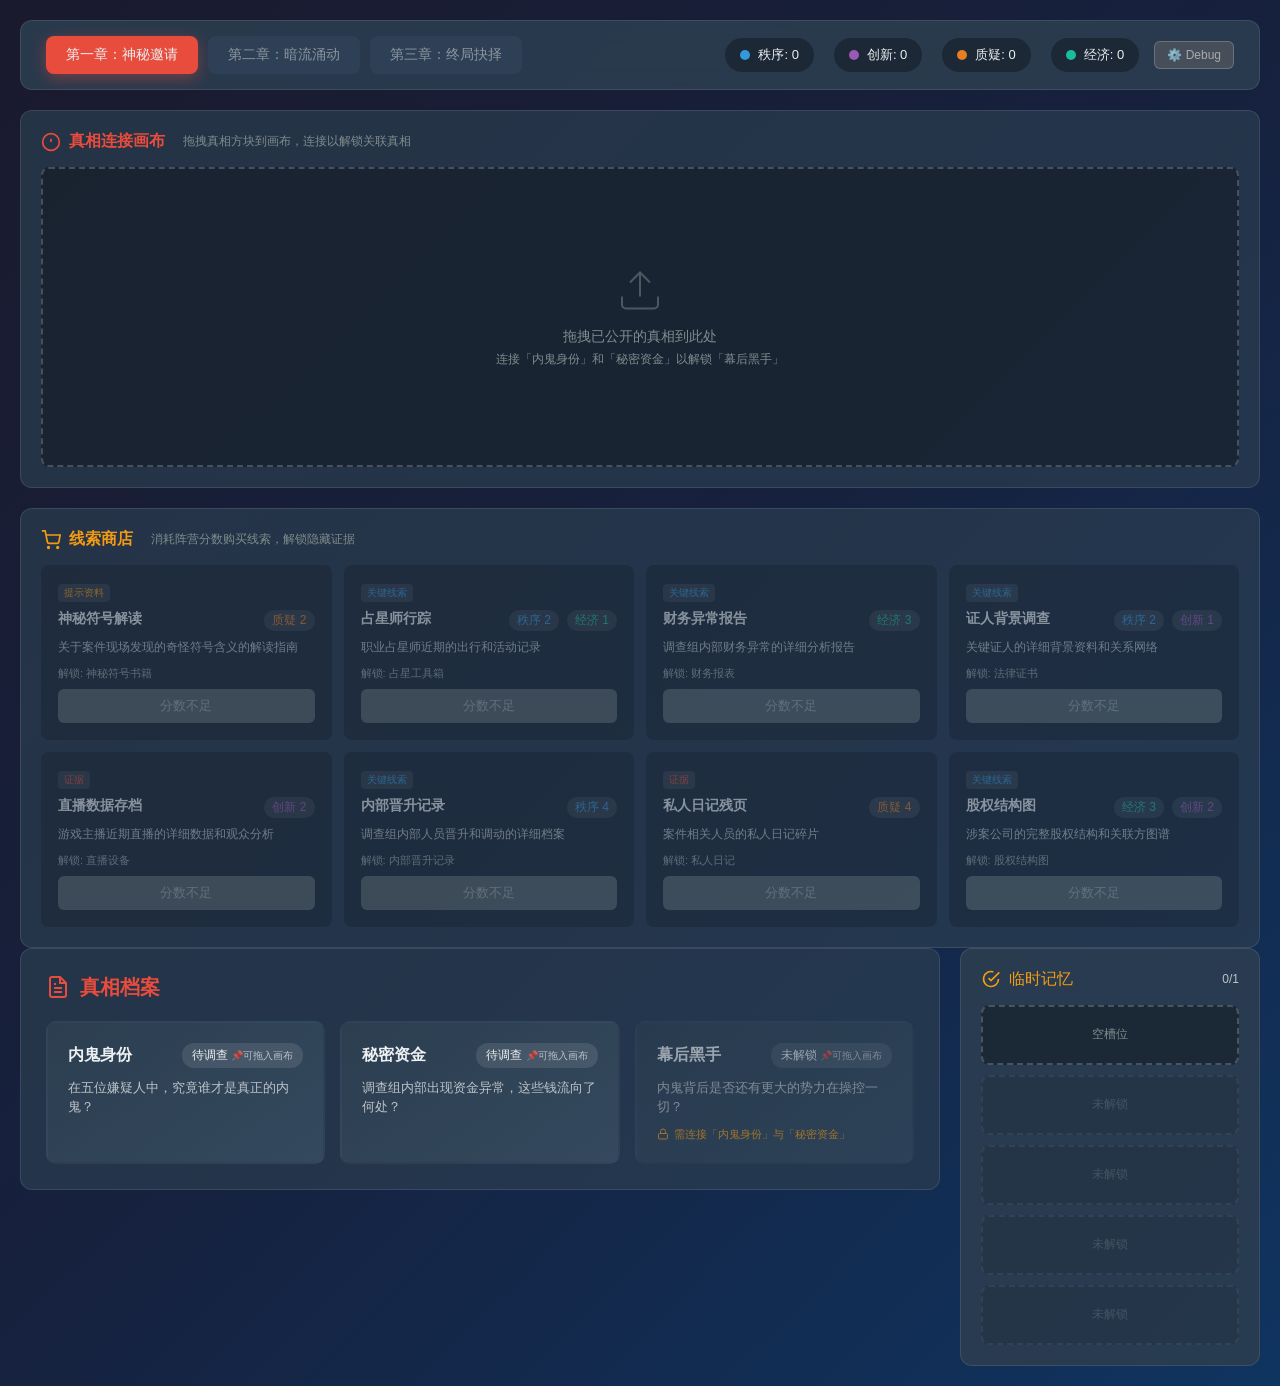
<file: truth-panel.html>
<!DOCTYPE html>
<html lang="zh-CN">
<head>
    <meta charset="UTF-8">
    <meta name="viewport" content="width=device-width, initial-scale=1.0">
    <title>真相面板 - 调查游戏</title>
    <style>
        * {
            margin: 0;
            padding: 0;
            box-sizing: border-box;
        }

        :root {
            --primary: #2c3e50;
            --secondary: #34495e;
            --accent: #e74c3c;
            --success: #27ae60;
            --warning: #f39c12;
            --light: #ecf0f1;
            --dark: #1a252f;
            --order: #3498db;
            --innovation: #9b59b6;
            --question: #e67e22;
            --economy: #1abc9c;
        }

        body {
            font-family: 'Microsoft YaHei', 'Segoe UI', sans-serif;
            background: linear-gradient(135deg, #1a1a2e 0%, #16213e 50%, #0f3460 100%);
            min-height: 100vh;
            color: var(--light);
            overflow-x: hidden;
        }

        .game-container {
            max-width: 1400px;
            margin: 0 auto;
            padding: 20px;
        }

        /* 顶部信息栏 */
        .top-bar {
            display: flex;
            justify-content: space-between;
            align-items: center;
            background: rgba(44, 62, 80, 0.9);
            padding: 15px 25px;
            border-radius: 12px;
            margin-bottom: 20px;
            backdrop-filter: blur(10px);
            border: 1px solid rgba(255,255,255,0.1);
        }

        .chapter-tabs {
            display: flex;
            gap: 10px;
        }

        .chapter-tab {
            padding: 10px 20px;
            background: var(--secondary);
            border: none;
            color: var(--light);
            border-radius: 8px;
            cursor: pointer;
            transition: all 0.3s;
            font-size: 14px;
        }

        .chapter-tab:hover {
            background: var(--accent);
            transform: translateY(-2px);
        }

        .chapter-tab.active {
            background: var(--accent);
            box-shadow: 0 4px 15px rgba(231, 76, 60, 0.4);
        }

        .chapter-tab.locked {
            opacity: 0.5;
            cursor: not-allowed;
        }

        .faction-scores {
            display: flex;
            gap: 20px;
        }

        .faction-item {
            display: flex;
            align-items: center;
            gap: 8px;
            padding: 8px 15px;
            background: rgba(0,0,0,0.3);
            border-radius: 20px;
            font-size: 13px;
        }

        .faction-dot {
            width: 10px;
            height: 10px;
            border-radius: 50%;
        }

        .faction-dot.order { background: var(--order); }
        .faction-dot.innovation { background: var(--innovation); }
        .faction-dot.question { background: var(--question); }
        .faction-dot.economy { background: var(--economy); }

        /* 主内容区 */
        .main-content {
            display: grid;
            grid-template-columns: 1fr 300px;
            gap: 20px;
        }

        /* 真相选择区 */
        .truth-selection {
            background: rgba(44, 62, 80, 0.7);
            border-radius: 12px;
            padding: 25px;
            border: 1px solid rgba(255,255,255,0.1);
        }

        .truth-selection h2 {
            margin-bottom: 20px;
            color: var(--accent);
            font-size: 20px;
            display: flex;
            align-items: center;
            gap: 10px;
        }

        .truth-cards {
            display: grid;
            grid-template-columns: repeat(auto-fit, minmax(250px, 1fr));
            gap: 15px;
        }

        .truth-card {
            background: linear-gradient(145deg, #2c3e50, #34495e);
            border-radius: 10px;
            padding: 20px;
            cursor: pointer;
            transition: all 0.3s;
            border: 2px solid transparent;
            position: relative;
            overflow: hidden;
        }

        .truth-card:hover:not(.locked):not(.completed) {
            transform: translateY(-5px);
            border-color: var(--accent);
            box-shadow: 0 10px 30px rgba(231, 76, 60, 0.2);
        }

        .truth-card.locked {
            opacity: 0.6;
            cursor: grab;
        }
        
        .truth-card.locked:active {
            cursor: grabbing;
        }
        
        .truth-card:hover {
            cursor: grab;
        }
        
        .truth-card:active {
            cursor: grabbing;
        }

        .truth-card.completed {
            border-color: var(--success);
            background: linear-gradient(145deg, #1e4d3a, #2c5e47);
        }

        .truth-card-header {
            display: flex;
            justify-content: space-between;
            align-items: center;
            margin-bottom: 10px;
        }

        .truth-card-title {
            font-size: 16px;
            font-weight: bold;
            color: var(--light);
        }

        .truth-card-status {
            font-size: 12px;
            padding: 4px 10px;
            border-radius: 12px;
            background: rgba(255,255,255,0.1);
        }

        .truth-card-status.completed {
            background: var(--success);
        }

        .truth-card-desc {
            font-size: 13px;
            color: #bdc3c7;
            line-height: 1.5;
        }

        .truth-card-requirements {
            margin-top: 10px;
            font-size: 11px;
            color: var(--warning);
            display: flex;
            align-items: center;
            gap: 5px;
        }

        /* 真相调查面板 */
        .truth-investigation {
            background: rgba(44, 62, 80, 0.9);
            border-radius: 12px;
            padding: 25px;
            border: 1px solid rgba(255,255,255,0.1);
            display: none;
        }

        .truth-investigation.active {
            display: block;
        }

        .investigation-header {
            display: flex;
            justify-content: space-between;
            align-items: center;
            margin-bottom: 25px;
            padding-bottom: 15px;
            border-bottom: 1px solid rgba(255,255,255,0.1);
        }

        .investigation-title {
            font-size: 22px;
            color: var(--accent);
        }

        .investigation-status {
            padding: 8px 16px;
            border-radius: 20px;
            font-size: 12px;
            background: var(--warning);
        }

        .investigation-status.revealed {
            background: var(--success);
        }

        .close-investigation {
            background: var(--accent);
            border: none;
            color: white;
            padding: 8px 16px;
            border-radius: 6px;
            cursor: pointer;
            transition: all 0.3s;
        }

        .close-investigation:hover {
            background: #c0392b;
        }

        /* 核心问题区域 */
        .core-question-area {
            background: rgba(0,0,0,0.3);
            border-radius: 12px;
            padding: 30px;
            margin-bottom: 25px;
            text-align: center;
            position: relative;
        }

        .core-question-label {
            font-size: 12px;
            color: var(--warning);
            text-transform: uppercase;
            letter-spacing: 2px;
            margin-bottom: 10px;
        }

        .core-question-text {
            font-size: 24px;
            font-weight: bold;
            color: var(--light);
            margin-bottom: 20px;
        }

        /* 问题连线区域 */
        .questions-network {
            display: flex;
            flex-wrap: wrap;
            justify-content: center;
            gap: 20px;
            margin-top: 30px;
            padding: 20px;
            background: rgba(0,0,0,0.2);
            border-radius: 12px;
        }

        .key-question {
            background: var(--secondary);
            border-radius: 10px;
            padding: 15px 20px;
            min-width: 200px;
            max-width: 250px;
            border: 2px solid transparent;
            transition: all 0.3s;
            cursor: pointer;
            position: relative;
        }

        .key-question:hover {
            border-color: var(--accent);
            transform: scale(1.02);
        }

        .key-question.selected-yes {
            border-color: var(--success);
            background: rgba(39, 174, 96, 0.2);
        }

        .key-question.selected-no {
            border-color: var(--accent);
            background: rgba(231, 76, 60, 0.2);
        }

        .key-question.selected-doubt {
            border-color: var(--warning);
            background: rgba(243, 156, 18, 0.2);
        }

        .key-question.locked {
            opacity: 0.6;
            cursor: not-allowed;
        }

        .key-question-header {
            font-size: 13px;
            color: #bdc3c7;
            margin-bottom: 8px;
            display: flex;
            justify-content: space-between;
            align-items: center;
        }

        .key-question-text {
            font-size: 14px;
            color: var(--light);
            margin-bottom: 12px;
            line-height: 1.4;
        }

        .chain-progress, .followup-progress {
            font-size: 10px;
            padding: 2px 6px;
            border-radius: 8px;
            background: rgba(255,255,255,0.15);
            margin-left: 5px;
        }

        .key-question.answered .chain-progress,
        .key-question.answered .followup-progress {
            background: rgba(39, 174, 96, 0.3);
        }

        .key-question-choices {
            display: flex;
            gap: 8px;
        }

        .choice-btn {
            flex: 1;
            padding: 8px;
            border: none;
            border-radius: 6px;
            cursor: pointer;
            font-size: 12px;
            transition: all 0.2s;
            color: white;
        }

        .choice-btn.yes {
            background: var(--success);
        }

        .choice-btn.no {
            background: var(--accent);
        }

        .choice-btn.doubt {
            background: var(--warning);
        }

        .choice-btn:hover {
            transform: scale(1.05);
        }

        .choice-btn.active {
            box-shadow: 0 0 10px currentColor;
        }

        /* 证据提示 */
        .evidence-hint {
            font-size: 11px;
            color: var(--warning);
            margin-top: 8px;
            font-style: italic;
        }

        .evidence-hint.answered {
            color: var(--success);
        }

        /* 问题详情面板 */
        .question-detail {
            background: rgba(0,0,0,0.4);
            border-radius: 12px;
            padding: 20px;
            margin-top: 20px;
            display: none;
        }

        .question-detail.active {
            display: block;
        }

        .question-detail h4 {
            color: var(--warning);
            margin-bottom: 15px;
        }

        .evidence-list {
            display: flex;
            flex-wrap: wrap;
            gap: 10px;
            margin-bottom: 15px;
        }

        .evidence-chain-container {
            margin-bottom: 20px;
            padding: 15px;
            background: rgba(0,0,0,0.3);
            border-radius: 8px;
        }

        .evidence-item {
            background: var(--secondary);
            padding: 10px 15px;
            border-radius: 8px;
            font-size: 13px;
            cursor: grab;
            transition: all 0.3s;
            border: 2px dashed transparent;
            user-select: none;
        }

        .evidence-item:hover {
            border-color: var(--accent);
            transform: scale(1.05);
        }

        .evidence-item.dragging {
            opacity: 0.5;
            cursor: grabbing;
        }

        .evidence-item.used {
            opacity: 0.4;
            cursor: not-allowed;
        }

        .evidence-item.dialogue-reward {
            border-left: 3px solid #9b59b6;
            background: rgba(155, 89, 182, 0.1);
        }

        .evidence-item.shop-unlocked {
            border-left: 3px solid #f39c12;
            background: rgba(243, 156, 18, 0.1);
        }

        .evidence-drop-zone {
            min-height: 60px;
            border: 2px dashed rgba(255,255,255,0.3);
            border-radius: 8px;
            padding: 15px;
            text-align: center;
            transition: all 0.3s;
        }

        .evidence-drop-zone.drag-over {
            border-color: var(--accent);
            background: rgba(231, 76, 60, 0.1);
        }

        .evidence-drop-zone.correct {
            border-color: var(--success);
            background: rgba(39, 174, 96, 0.1);
        }

        .evidence-drop-zone.incorrect {
            border-color: var(--accent);
            background: rgba(231, 76, 60, 0.1);
        }

        .result-message {
            margin-top: 15px;
            padding: 15px;
            border-radius: 8px;
            font-size: 14px;
            display: none;
        }

        .result-message.success {
            display: block;
            background: rgba(39, 174, 96, 0.2);
            color: var(--success);
            border: 1px solid var(--success);
        }

        .result-message.failure {
            display: block;
            background: rgba(231, 76, 60, 0.2);
            color: var(--accent);
            border: 1px solid var(--accent);
        }

        /* 临时记忆空间栏 */
        .memory-panel {
            background: rgba(44, 62, 80, 0.9);
            border-radius: 12px;
            padding: 20px;
            border: 1px solid rgba(255,255,255,0.1);
        }

        .memory-header {
            display: flex;
            justify-content: space-between;
            align-items: center;
            margin-bottom: 15px;
        }

        .memory-title {
            font-size: 16px;
            color: var(--warning);
            display: flex;
            align-items: center;
            gap: 8px;
        }

        .memory-capacity {
            font-size: 12px;
            color: #bdc3c7;
        }

        .memory-slots {
            display: flex;
            flex-direction: column;
            gap: 10px;
        }

        .memory-follow-up-tag {
            margin-right: 5px;
        }

        .memory-parent {
            font-size: 10px;
            color: #95a5a6;
            margin-top: 3px;
        }

        .memory-slot {
            background: rgba(0,0,0,0.3);
            border: 2px dashed rgba(255,255,255,0.2);
            border-radius: 8px;
            padding: 12px;
            min-height: 60px;
            display: flex;
            align-items: center;
            justify-content: center;
            transition: all 0.3s;
        }

        .memory-slot.filled {
            border-style: solid;
            border-color: var(--warning);
            background: rgba(243, 156, 18, 0.1);
            justify-content: space-between;
        }

        .memory-slot.locked {
            opacity: 0.3;
        }

        .memory-content {
            font-size: 13px;
            color: var(--light);
            flex: 1;
        }

        .memory-remove {
            background: var(--accent);
            border: none;
            color: white;
            padding: 4px 8px;
            border-radius: 4px;
            cursor: pointer;
            font-size: 11px;
        }

        .memory-empty {
            color: #7f8c8d;
            font-size: 12px;
        }

        /* 证据库 */
        .evidence-panel {
            background: rgba(44, 62, 80, 0.7);
            border-radius: 12px;
            padding: 20px;
            margin-top: 20px;
            border: 1px solid rgba(255,255,255,0.1);
        }

        .evidence-panel h3 {
            color: var(--light);
            margin-bottom: 15px;
            font-size: 15px;
        }

        .evidence-grid {
            display: flex;
            flex-wrap: wrap;
            gap: 8px;
        }

        /* NPC 对话区域 */
        .npc-dialogue-area {
            background: rgba(44, 62, 80, 0.7);
            border-radius: 12px;
            padding: 20px;
            margin-top: 20px;
            border: 1px solid rgba(255,255,255,0.1);
        }

        .npc-dialogue-area h3 {
            color: var(--light);
            margin-bottom: 15px;
            font-size: 15px;
            display: flex;
            align-items: center;
            gap: 8px;
        }

        .npc-list {
            display: flex;
            flex-wrap: wrap;
            gap: 10px;
        }

        .npc-button {
            display: flex;
            align-items: center;
            gap: 8px;
            padding: 10px 15px;
            background: linear-gradient(135deg, #3498db 0%, #2980b9 100%);
            border: none;
            border-radius: 8px;
            color: white;
            cursor: pointer;
            transition: all 0.3s;
            font-size: 13px;
        }

        .npc-button:hover {
            transform: translateY(-2px);
            box-shadow: 0 4px 15px rgba(52, 152, 219, 0.4);
        }

        .npc-button.locked {
            background: linear-gradient(135deg, #7f8c8d 0%, #6c7a7d 100%);
            cursor: not-allowed;
        }

        .npc-button.locked:hover {
            transform: none;
            box-shadow: none;
        }

        .npc-avatar {
            width: 32px;
            height: 32px;
            border-radius: 50%;
            background: rgba(255,255,255,0.2);
            display: flex;
            align-items: center;
            justify-content: center;
            font-size: 16px;
        }

        .npc-chat {
            margin-top: 15px;
            background: rgba(0,0,0,0.3);
            border-radius: 10px;
            padding: 15px;
        }

        .npc-chat-header {
            display: flex;
            justify-content: space-between;
            align-items: center;
            margin-bottom: 15px;
            padding-bottom: 10px;
            border-bottom: 1px solid rgba(255,255,255,0.1);
        }

        .npc-name {
            font-weight: bold;
            color: var(--accent);
        }

        .close-chat {
            background: transparent;
            border: none;
            color: #bdc3c7;
            font-size: 24px;
            cursor: pointer;
            line-height: 1;
        }

        .close-chat:hover {
            color: white;
        }

        .npc-chat-messages {
            max-height: 200px;
            overflow-y: auto;
            margin-bottom: 15px;
        }

        .chat-message {
            padding: 10px 15px;
            border-radius: 10px;
            margin-bottom: 10px;
            line-height: 1.5;
        }

        .chat-message.npc {
            background: rgba(52, 152, 219, 0.3);
            margin-right: 20px;
        }

        .chat-message.player {
            background: rgba(46, 204, 113, 0.3);
            margin-left: 20px;
            text-align: right;
        }

        .npc-chat-options {
            display: flex;
            flex-direction: column;
            gap: 8px;
        }

        .chat-option {
            padding: 10px 15px;
            background: rgba(255,255,255,0.1);
            border: 1px solid rgba(255,255,255,0.2);
            border-radius: 8px;
            color: var(--light);
            cursor: pointer;
            transition: all 0.3s;
            text-align: left;
        }

        .chat-option:hover:not(.locked) {
            background: rgba(255,255,255,0.2);
        }

        .chat-option.locked {
            opacity: 0.5;
            cursor: not-allowed;
        }

        .chat-option.locked::after {
            content: ' [阵营要求不足]';
            color: #e74c3c;
            font-size: 12px;
        }

        .faction-req {
            font-size: 11px;
            color: #bdc3c7;
            margin-top: 4px;
        }

        /* 结局弹窗 */
        .ending-modal {
            position: fixed;
            top: 0;
            left: 0;
            width: 100%;
            height: 100%;
            background: rgba(0,0,0,0.8);
            display: none;
            justify-content: center;
            align-items: center;
            z-index: 1000;
        }

        .ending-modal.active {
            display: flex;
        }

        .ending-content {
            background: linear-gradient(145deg, #2c3e50, #1a252f);
            border-radius: 16px;
            padding: 40px;
            max-width: 600px;
            text-align: center;
            border: 2px solid var(--accent);
            animation: modalPop 0.3s ease-out;
        }

        @keyframes modalPop {
            from {
                transform: scale(0.8);
                opacity: 0;
            }
            to {
                transform: scale(1);
                opacity: 1;
            }
        }

        .ending-title {
            font-size: 28px;
            color: var(--accent);
            margin-bottom: 20px;
        }

        .ending-desc {
            font-size: 16px;
            color: var(--light);
            line-height: 1.8;
            margin-bottom: 25px;
        }

        .ending-bonus {
            display: flex;
            justify-content: center;
            gap: 20px;
            margin-bottom: 25px;
        }

        .bonus-item {
            padding: 10px 20px;
            background: rgba(0,0,0,0.3);
            border-radius: 8px;
            font-size: 14px;
        }

        .bonus-item span {
            color: var(--success);
            font-weight: bold;
        }

        .ending-close {
            background: var(--accent);
            border: none;
            color: white;
            padding: 12px 30px;
            border-radius: 8px;
            cursor: pointer;
            font-size: 16px;
            transition: all 0.3s;
        }

        .ending-close:hover {
            background: #c0392b;
            transform: scale(1.05);
        }

        /* 拖拽视觉反馈 */
        .drag-preview {
            position: fixed;
            pointer-events: none;
            z-index: 1000;
            background: var(--secondary);
            padding: 10px 15px;
            border-radius: 6px;
            border: 2px solid var(--accent);
            font-size: 13px;
            color: var(--light);
            box-shadow: 0 10px 30px rgba(0,0,0,0.5);
        }

        /* SVG连线 */
        .connection-lines {
            position: absolute;
            top: 0;
            left: 0;
            width: 100%;
            height: 100%;
            pointer-events: none;
        }

        .connection-line {
            stroke: rgba(255,255,255,0.2);
            stroke-width: 2;
            fill: none;
            stroke-dasharray: 5,5;
            animation: dash 20s linear infinite;
        }

        @keyframes dash {
            to {
                stroke-dashoffset: -100;
            }
        }

        /* 结局选择区 */
        .ending-section {
            margin-top: 20px;
            padding-top: 20px;
            border-top: 1px solid rgba(255,255,255,0.1);
        }

        .ending-section h4 {
            color: var(--accent);
            margin-bottom: 15px;
            font-size: 14px;
        }

        .ending-options {
            display: grid;
            gap: 10px;
        }

        .ending-option {
            background: rgba(0,0,0,0.3);
            padding: 15px;
            border-radius: 8px;
            cursor: pointer;
            transition: all 0.3s;
            border: 2px solid transparent;
        }

        .ending-option:hover {
            border-color: var(--accent);
        }

        .ending-option.recommended {
            border-color: var(--success);
        }

        .ending-option.selected {
            border-color: var(--accent);
            background: rgba(155, 89, 182, 0.2);
            box-shadow: 0 0 15px rgba(155, 89, 182, 0.3);
        }

        .ending-req {
            font-size: 10px;
            color: #95a5a6;
            margin-top: 5px;
        }

        .ending-option-title {
            font-size: 14px;
            color: var(--light);
            margin-bottom: 5px;
        }

        .ending-option-desc {
            font-size: 12px;
            color: #bdc3c7;
        }

        .reveal-truth-btn {
            width: 100%;
            padding: 15px;
            background: var(--accent);
            border: none;
            color: white;
            border-radius: 8px;
            font-size: 16px;
            cursor: pointer;
            margin-top: 20px;
            transition: all 0.3s;
        }

        .reveal-truth-btn:hover:not(:disabled) {
            background: #c0392b;
            transform: scale(1.02);
        }

        .reveal-truth-btn:disabled {
            opacity: 0.5;
            cursor: not-allowed;
        }

        /* 响应式 */
        @media (max-width: 900px) {
            .main-content {
                grid-template-columns: 1fr;
            }
            .top-bar {
                flex-direction: column;
                gap: 15px;
            }
            .faction-scores {
                flex-wrap: wrap;
                justify-content: center;
            }
        }

        /* 联想问题区域样式 */
        .follow-up-section {
            margin-top: 20px;
            padding-top: 15px;
            border-top: 1px dashed rgba(255,255,255,0.2);
        }

        .follow-up-section h4 {
            color: var(--warning);
            margin-bottom: 10px;
            font-size: 13px;
        }

        .follow-up-item {
            background: rgba(243, 156, 18, 0.15);
            border-radius: 8px;
            padding: 12px;
            margin-bottom: 10px;
            border-left: 3px solid var(--warning);
        }

        .follow-up-item .question-text {
            font-size: 13px;
            color: var(--light);
            margin-bottom: 8px;
        }

        .follow-up-item .evidence-hint {
            font-size: 11px;
            color: #95a5a6;
            font-style: italic;
        }

        .save-memory-btn {
            width: 100%;
            padding: 10px;
            background: linear-gradient(135deg, #f39c12 0%, #e67e22 100%);
            border: none;
            color: white;
            border-radius: 6px;
            font-size: 13px;
            cursor: pointer;
            margin-top: 15px;
            transition: all 0.3s;
        }

        .save-memory-btn:hover {
            transform: scale(1.02);
            box-shadow: 0 4px 15px rgba(243, 156, 18, 0.4);
        }

        /* 证据链条样式 */
        .evidence-chain-step {
            background: rgba(0,0,0,0.2);
            border-radius: 6px;
            padding: 10px;
            margin-bottom: 8px;
            border-left: 3px solid #666;
            transition: all 0.3s;
        }

        .evidence-chain-step.current {
            border-left-color: var(--success);
            background: rgba(39, 174, 96, 0.1);
        }

        .evidence-chain-step.completed {
            border-left-color: var(--success);
            opacity: 0.7;
        }

        .evidence-chain-step.locked {
            opacity: 0.5;
            border-left-color: #666;
        }

        .chain-step-header {
            display: flex;
            justify-content: space-between;
            align-items: center;
            margin-bottom: 5px;
        }

        .chain-step-number {
            font-size: 11px;
            color: #bdc3c7;
        }

        .chain-step-status {
            font-size: 11px;
            padding: 2px 8px;
            border-radius: 10px;
            background: rgba(255,255,255,0.1);
        }

        .chain-step-status.completed {
            background: var(--success);
        }

        .chain-evidence-name {
            font-size: 13px;
            color: var(--light);
        }

        .chain-hint {
            font-size: 11px;
            color: #95a5a6;
            margin-top: 5px;
        }

        /* 临时记忆项目样式 */
        .memory-follow-up {
            background: rgba(243, 156, 18, 0.1);
            border: 1px dashed var(--warning);
            border-radius: 6px;
            padding: 10px;
            margin-bottom: 8px;
        }

        .memory-follow-up .question-text {
            font-size: 12px;
            color: var(--light);
            margin-bottom: 5px;
        }

        .memory-follow-up button {
            padding: 4px 10px;
            background: var(--accent);
            border: none;
            color: white;
            border-radius: 4px;
            cursor: pointer;
            font-size: 11px;
            margin-right: 5px;
        }

        .memory-follow-up button:hover {
            background: #c0392b;
        }

        /* Debug面板样式 */
        .top-bar-right {
            display: flex;
            align-items: center;
            gap: 15px;
        }

        .debug-btn {
            padding: 6px 12px;
            background: rgba(100, 100, 100, 0.5);
            border: 1px solid rgba(255, 255, 255, 0.2);
            border-radius: 6px;
            color: #aaa;
            cursor: pointer;
            font-size: 12px;
        }

        .debug-btn:hover {
            background: rgba(100, 100, 100, 0.7);
            color: #fff;
        }

        .debug-modal {
            position: fixed;
            top: 0;
            left: 0;
            width: 100%;
            height: 100%;
            background: rgba(0, 0, 0, 0.7);
            display: flex;
            justify-content: center;
            align-items: center;
            z-index: 1000;
        }

        .debug-modal-content {
            background: #2c3e50;
            border-radius: 12px;
            padding: 25px;
            min-width: 320px;
            border: 1px solid rgba(255, 255, 255, 0.1);
        }

        .debug-modal-header {
            display: flex;
            justify-content: space-between;
            align-items: center;
            margin-bottom: 20px;
        }

        .debug-modal-header h3 {
            color: #ecf0f1;
            margin: 0;
        }

        .debug-close-btn {
            background: none;
            border: none;
            color: #aaa;
            font-size: 24px;
            cursor: pointer;
            padding: 0;
            line-height: 1;
        }

        .debug-close-btn:hover {
            color: #fff;
        }

        .debug-content {
            display: flex;
            flex-direction: column;
            gap: 15px;
        }

        .debug-row {
            display: flex;
            align-items: center;
            justify-content: space-between;
        }

        .debug-row label {
            color: #ecf0f1;
            font-size: 14px;
        }

        .debug-row input {
            width: 100px;
            padding: 8px 12px;
            background: rgba(0, 0, 0, 0.3);
            border: 1px solid rgba(255, 255, 255, 0.2);
            border-radius: 6px;
            color: #fff;
            font-size: 14px;
            text-align: center;
        }

        .debug-row input:focus {
            outline: none;
            border-color: var(--accent);
        }

        .debug-apply {
            margin-top: 10px;
            padding: 10px;
            background: var(--accent);
            border: none;
            border-radius: 6px;
            color: #fff;
            font-size: 14px;
            cursor: pointer;
        }

        .debug-apply:hover {
            background: #3498db;
        }

        /* ==================== 画布区域样式 ==================== */
        .canvas-section {
            margin-top: 20px;
            background: rgba(44, 62, 80, 0.7);
            border-radius: 12px;
            padding: 20px;
            border: 1px solid rgba(255,255,255,0.1);
        }

        .canvas-section h3 {
            color: var(--accent);
            margin-bottom: 15px;
            font-size: 16px;
            display: flex;
            align-items: center;
            gap: 8px;
        }

        .canvas-container {
            position: relative;
            width: 100%;
            height: 300px;
            background: rgba(0,0,0,0.3);
            border-radius: 8px;
            border: 2px dashed rgba(255,255,255,0.2);
            overflow: hidden;
        }

        .canvas-svg {
            position: absolute;
            top: 0;
            left: 0;
            width: 100%;
            height: 100%;
            pointer-events: none;
        }

        .canvas-svg line.connection-link {
            stroke: #3498db;
            stroke-width: 3;
            stroke-linecap: round;
            filter: drop-shadow(0 0 4px rgba(52, 152, 219, 0.6));
        }

        .canvas-svg line.connection-link.active {
            stroke: #27ae60;
            filter: drop-shadow(0 0 6px rgba(39, 174, 96, 0.8));
            stroke-width: 4;
        }

        /* 真相方块 */
        .canvas-truth-node {
            position: absolute;
            min-width: 120px;
            max-width: 160px;
            background: linear-gradient(145deg, #2c3e50, #34495e);
            border-radius: 10px;
            padding: 12px 15px;
            cursor: grab;
            border: 2px solid rgba(255,255,255,0.2);
            transition: all 0.2s;
            user-select: none;
            z-index: 10;
        }

        .canvas-truth-node:hover {
            border-color: var(--accent);
            box-shadow: 0 4px 20px rgba(231, 76, 60, 0.3);
            transform: scale(1.02);
        }

        .canvas-truth-node.dragging {
            cursor: grabbing;
            z-index: 100;
            opacity: 0.9;
            box-shadow: 0 8px 30px rgba(0,0,0,0.5);
        }

        .canvas-truth-node.connected {
            border-color: var(--success);
            box-shadow: 0 0 15px rgba(39, 174, 96, 0.4);
        }

        .canvas-truth-node .node-title {
            font-size: 13px;
            font-weight: bold;
            color: var(--light);
            margin-bottom: 4px;
        }

        .canvas-truth-node .node-desc {
            font-size: 11px;
            color: #bdc3c7;
            line-height: 1.3;
        }

        /* 连接点 */
        .connection-handle {
            position: absolute;
            width: 16px;
            height: 16px;
            background: var(--accent);
            border: 2px solid white;
            border-radius: 50%;
            cursor: pointer;
            z-index: 20;
            transition: all 0.2s;
        }

        .connection-handle:hover {
            transform: scale(1.3);
            background: var(--success);
            box-shadow: 0 0 10px rgba(39, 174, 96, 0.8);
        }

        .connection-handle.active {
            background: var(--success);
            animation: pulse 1s infinite;
        }

        .connection-handle.left { left: -8px; top: 50%; transform: translateY(-50%); }
        .connection-handle.right { right: -8px; top: 50%; transform: translateY(-50%); }
        .connection-handle.top { top: -8px; left: 50%; transform: translateX(-50%); }
        .connection-handle.bottom { bottom: -8px; left: 50%; transform: translateX(-50%); }

        .connection-handle.left:hover,
        .connection-handle.right:hover {
            transform: translateY(-50%) scale(1.3);
        }

        @keyframes pulse {
            0%, 100% { box-shadow: 0 0 5px rgba(39, 174, 96, 0.6); }
            50% { box-shadow: 0 0 15px rgba(39, 174, 96, 0.9); }
        }

        /* 连接线提示 */
        .connection-hint {
            position: absolute;
            bottom: 10px;
            left: 50%;
            transform: translateX(-50%);
            font-size: 12px;
            color: #95a5a6;
            text-align: center;
        }

        /* 解锁提示 */
        .unlock-notification {
            position: fixed;
            top: 50%;
            left: 50%;
            transform: translate(-50%, -50%);
            background: linear-gradient(145deg, #1e4d3a, #2c5e47);
            border: 2px solid var(--success);
            border-radius: 16px;
            padding: 30px 40px;
            text-align: center;
            z-index: 2000;
            animation: unlockPop 0.5s ease-out;
            box-shadow: 0 0 40px rgba(39, 174, 96, 0.4);
        }

        .unlock-notification h2 {
            color: var(--success);
            margin-bottom: 15px;
            font-size: 22px;
        }

        .unlock-notification p {
            color: var(--light);
            margin-bottom: 20px;
            font-size: 16px;
        }

        .unlock-notification button {
            background: var(--success);
            border: none;
            color: white;
            padding: 10px 25px;
            border-radius: 8px;
            cursor: pointer;
            font-size: 14px;
        }

        @keyframes unlockPop {
            from { transform: translate(-50%, -50%) scale(0.5); opacity: 0; }
            to { transform: translate(-50%, -50%) scale(1); opacity: 1; }
        }

        .canvas-empty-hint {
            position: absolute;
            top: 50%;
            left: 50%;
            transform: translate(-50%, -50%);
            text-align: center;
            color: #7f8c8d;
            font-size: 14px;
        }

        .canvas-empty-hint svg {
            margin-bottom: 10px;
            opacity: 0.5;
        }

        /* ==================== 商店区域样式 ==================== */
        .shop-section {
            margin-top: 20px;
            background: rgba(44, 62, 80, 0.7);
            border-radius: 12px;
            padding: 20px;
            border: 1px solid rgba(255,255,255,0.1);
        }

        .shop-section h3 {
            color: var(--warning);
            margin-bottom: 15px;
            font-size: 16px;
            display: flex;
            align-items: center;
            gap: 8px;
        }

        .shop-items {
            display: grid;
            grid-template-columns: repeat(auto-fill, minmax(280px, 1fr));
            gap: 12px;
        }

        .shop-item {
            background: rgba(0,0,0,0.3);
            border-radius: 8px;
            padding: 15px;
            border: 2px solid transparent;
            transition: all 0.3s;
        }

        .shop-item:hover {
            border-color: var(--warning);
        }

        .shop-item.purchased {
            border-color: var(--success);
            background: rgba(39, 174, 96, 0.1);
        }

        .shop-item.locked {
            opacity: 0.5;
        }

        .shop-item-header {
            display: flex;
            justify-content: space-between;
            align-items: flex-start;
            margin-bottom: 8px;
        }

        .shop-item-name {
            font-size: 14px;
            font-weight: bold;
            color: var(--light);
        }

        .shop-item-price {
            display: flex;
            gap: 8px;
            font-size: 12px;
        }

        .price-tag {
            padding: 2px 8px;
            border-radius: 10px;
            background: rgba(255,255,255,0.1);
        }

        .price-tag.order { color: var(--order); }
        .price-tag.innovation { color: var(--innovation); }
        .price-tag.question { color: var(--question); }
        .price-tag.economy { color: var(--economy); }

        .shop-item-desc {
            font-size: 12px;
            color: #bdc3c7;
            margin-bottom: 10px;
            line-height: 1.4;
        }

        .shop-item-status {
            font-size: 11px;
            color: #95a5a6;
            margin-bottom: 8px;
        }

        .shop-item-status.purchased {
            color: var(--success);
        }

        .buy-btn {
            width: 100%;
            padding: 8px 12px;
            background: linear-gradient(135deg, #f39c12 0%, #e67e22 100%);
            border: none;
            border-radius: 6px;
            color: white;
            font-size: 13px;
            cursor: pointer;
            transition: all 0.2s;
        }

        .buy-btn:hover:not(:disabled) {
            transform: scale(1.02);
            box-shadow: 0 4px 15px rgba(243, 156, 18, 0.4);
        }

        .buy-btn:disabled {
            background: #7f8c8d;
            cursor: not-allowed;
            opacity: 0.6;
        }

        .buy-btn.purchased {
            background: var(--success);
            cursor: default;
        }

        .shop-empty {
            text-align: center;
            color: #7f8c8d;
            padding: 20px;
            font-size: 14px;
        }

        .shop-item-category {
            font-size: 10px;
            padding: 2px 6px;
            border-radius: 4px;
            background: rgba(255,255,255,0.1);
            margin-bottom: 8px;
            display: inline-block;
        }

        .category-key { color: #3498db; }
        .category-evidence { color: #e74c3c; }
        .category-dialogue { color: #9b59b6; }
        .category-hint { color: #f39c12; }
    </style>
</head>
<body>
    <div class="game-container">
        <!-- 顶部信息栏 -->
        <div class="top-bar">
            <div class="chapter-tabs" id="chapterTabs">
                <!-- 动态生成 -->
            </div>
        <div class="top-bar-right">
                <div class="faction-scores" id="factionScores">
                    <!-- 动态生成 -->
                </div>
                <button class="debug-btn" onclick="openDebugPanel()">⚙️ Debug</button>
            </div>
        </div>

        <!-- 画布区域 -->
        <div class="canvas-section" id="canvasSection">
            <h3>
                <svg width="20" height="20" viewBox="0 0 24 24" fill="none" stroke="currentColor" stroke-width="2">
                    <circle cx="12" cy="12" r="10"/>
                    <line x1="12" y1="8" x2="12" y2="12"/>
                    <line x1="12" y1="16" x2="12.01" y2="16"/>
                </svg>
                真相连接画布
                <span style="font-size:12px;color:#7f8c8d;font-weight:normal;margin-left:10px;">拖拽真相方块到画布，连接以解锁关联真相</span>
            </h3>
            <div class="canvas-container" id="canvasContainer">
                <svg class="canvas-svg" id="canvasSvg">
                    <!-- 连接线在这里绘制 -->
                </svg>
                <div class="canvas-empty-hint" id="canvasEmptyHint">
                    <svg width="48" height="48" viewBox="0 0 24 24" fill="none" stroke="currentColor" stroke-width="1">
                        <path d="M21 15v4a2 2 0 0 1-2 2H5a2 2 0 0 1-2-2v-4"/>
                        <polyline points="17 8 12 3 7 8"/>
                        <line x1="12" y1="3" x2="12" y2="15"/>
                    </svg>
                    <p>拖拽已公开的真相到此处</p>
                    <p style="font-size:12px;margin-top:5px;">连接「内鬼身份」和「秘密资金」以解锁「幕后黑手」</p>
                </div>
            </div>
        </div>

        <!-- 商店区域 -->
        <div class="shop-section" id="shopSection">
            <h3>
                <svg width="20" height="20" viewBox="0 0 24 24" fill="none" stroke="currentColor" stroke-width="2">
                    <circle cx="9" cy="21" r="1"/>
                    <circle cx="20" cy="21" r="1"/>
                    <path d="M1 1h4l2.68 13.39a2 2 0 0 0 2 1.61h9.72a2 2 0 0 0 2-1.61L23 6H6"/>
                </svg>
                线索商店
                <span style="font-size:12px;color:#7f8c8d;font-weight:normal;margin-left:10px;">消耗阵营分数购买线索，解锁隐藏证据</span>
            </h3>
            <div class="shop-items" id="shopItems">
                <!-- 动态生成 -->
            </div>
        </div>
        
        <!-- Debug弹窗 -->
        <div id="debugPanel" class="debug-modal" style="display: none;">
            <div class="debug-modal-content">
                <div class="debug-modal-header">
                    <h3>⚙️ 阵营分数设置</h3>
                    <button class="debug-close-btn" onclick="closeDebugPanel()">×</button>
                </div>
                <div class="debug-content">
                    <div class="debug-row">
                        <label>🛡️ 秩序</label>
                        <input type="number" id="debugOrder" value="0" min="0">
                    </div>
                    <div class="debug-row">
                        <label>💡 创新</label>
                        <input type="number" id="debugInnovation" value="0" min="0">
                    </div>
                    <div class="debug-row">
                        <label>❓ 质疑</label>
                        <input type="number" id="debugQuestion" value="0" min="0">
                    </div>
                    <div class="debug-row">
                        <label>💰 经济</label>
                        <input type="number" id="debugEconomy" value="0" min="0">
                    </div>
                    <button class="debug-apply" onclick="applyDebugScores()">应用设置</button>
                </div>
            </div>
        </div>

        <!-- 主内容区 -->
        <div class="main-content">
            <div class="left-panel">
                <!-- 真相选择区 -->
                <div class="truth-selection" id="truthSelection">
                    <h2>
                        <svg width="24" height="24" viewBox="0 0 24 24" fill="none" stroke="currentColor" stroke-width="2">
                            <path d="M14 2H6a2 2 0 0 0-2 2v16a2 2 0 0 0 2 2h12a2 2 0 0 0 2-2V8z"/>
                            <polyline points="14 2 14 8 20 8"/>
                            <line x1="16" y1="13" x2="8" y2="13"/>
                            <line x1="16" y1="17" x2="8" y2="17"/>
                            <polyline points="10 9 9 9 8 9"/>
                        </svg>
                        真相档案
                    </h2>
                    <div class="truth-cards" id="truthCards">
                        <!-- 动态生成 -->
                    </div>
                </div>

                <!-- 真相调查面板 -->
                <div class="truth-investigation" id="truthInvestigation">
                    <div class="investigation-header">
                        <div>
                            <h3 class="investigation-title" id="investigationTitle">真相标题</h3>
                            <div class="investigation-status" id="investigationStatus">调查中</div>
                        </div>
                        <div style="display: flex; gap: 10px;">
                            <button class="close-investigation" onclick="closeInvestigation()">返回</button>
                        </div>
                    </div>

                    <!-- 核心问题区域 -->
                    <div class="core-question-area">
                        <div class="core-question-label">核心问题</div>
                        <div class="core-question-text" id="coreQuestionText">谁是内鬼？</div>
                        
                        <!-- 问题连线 -->
                        <div class="questions-network" id="questionsNetwork">
                            <!-- 动态生成 -->
                        </div>
                    </div>

                    <!-- 结局选择 -->
                    <div class="ending-section">
                        <h4>选择结局走向</h4>
                        <div class="ending-options" id="endingOptions">
                            <!-- 动态生成 -->
                        </div>
                        <button class="reveal-truth-btn" id="revealTruthBtn" onclick="revealTruth()">
                            公开真相
                        </button>
                    </div>

                    <!-- 问题详情 -->
                    <div class="question-detail" id="questionDetail">
                        <h4 id="detailQuestionText">问题详情</h4>
                        <p id="detailEvidenceHint" style="font-size: 13px; color: #bdc3c7; margin-bottom: 15px;"></p>
                        
                        <!-- 证据链条区域 -->
                        <div class="evidence-chain-container" id="evidenceChainContainer">
                            <!-- 动态生成 -->
                        </div>

                        <!-- 可用证据列表 -->
                        <div class="evidence-list" id="availableEvidence">
                            <!-- 可用证据 -->
                        </div>

                        <div class="evidence-drop-zone" id="evidenceDropZone">
                            <span class="memory-empty">拖拽证据到此处</span>
                        </div>

                        <div class="result-message" id="resultMessage"></div>
                        
                        <!-- 联想问题区域 -->
                        <div class="follow-up-section" id="followUpSection" style="display: none;">
                            <h4>联想问题</h4>
                            <div id="followUpQuestions"></div>
                            <button class="save-memory-btn" id="saveToMemoryBtn" onclick="saveToMemory()">
                                存入临时记忆
                            </button>
                        </div>
                    </div>

                    <!-- 证据库 -->
                    <div class="evidence-panel">
                        <h3>证据库</h3>
                        <div class="evidence-grid" id="evidenceGrid">
                            <!-- 动态生成 -->
                        </div>
                    </div>

                    <!-- NPC 对话区域 -->
                    <div class="npc-dialogue-area" id="npcDialogueArea">
                        <h3>
                            <svg width="20" height="20" viewBox="0 0 24 24" fill="none" stroke="currentColor" stroke-width="2">
                                <path d="M17 21v-2a4 4 0 0 0-4-4H5a4 4 0 0 0-4 4v2"/>
                                <circle cx="9" cy="7" r="4"/>
                                <path d="M23 21v-2a4 4 0 0 0-3-3.87"/>
                                <path d="M16 3.13a4 4 0 0 1 0 7.75"/>
                            </svg>
                            区域 NPC
                        </h3>
                        <div class="npc-list" id="npcList">
                            <!-- 动态生成 -->
                        </div>
                        <div class="npc-chat" id="npcChat" style="display: none;">
                            <div class="npc-chat-header">
                                <span class="npc-name" id="currentNpcName">NPC名称</span>
                                <button class="close-chat" onclick="closeNpcChat()">×</button>
                            </div>
                            <div class="npc-chat-messages" id="npcChatMessages">
                                <!-- 对话内容 -->
                            </div>
                            <div class="npc-chat-options" id="npcChatOptions">
                                <!-- 对话选项 -->
                            </div>
                        </div>
                    </div>
                </div>
            </div>

            <!-- 临时记忆空间栏 -->
            <div class="memory-panel">
                <div class="memory-header">
                    <div class="memory-title">
                        <svg width="20" height="20" viewBox="0 0 24 24" fill="none" stroke="currentColor" stroke-width="2">
                            <path d="M21 12a9 9 0 1 1-6.219-8.56"/>
                            <polyline points="22 4 12 14.01 9 11.01"/>
                        </svg>
                        临时记忆
                    </div>
                    <span class="memory-capacity" id="memoryCapacity">1/1</span>
                </div>
                <div class="memory-slots" id="memorySlots">
                    <!-- 动态生成 -->
                </div>
            </div>
        </div>
    </div>

    <!-- 结局弹窗 -->
    <div class="ending-modal" id="endingModal">
        <div class="ending-content">
            <h2 class="ending-title" id="endingTitle">真相公开</h2>
            <p class="ending-desc" id="endingDesc"></p>
            <div class="ending-bonus" id="endingBonus"></div>
            <button class="ending-close" onclick="closeEndingModal()">确认</button>
        </div>
    </div>

    <script>
        // ==================== 游戏数据 ====================
        const gameData = {
            // 商店物品数据
            shopItems: [
                // 第一章线索
                {
                    id: "shop_1",
                    name: "神秘符号解读",
                    description: "关于案件现场发现的奇怪符号含义的解读指南",
                    category: "hint",
                    price: { question: 2 },
                    unlocksEvidence: "神秘符号书籍",
                    chapter: 1
                },
                {
                    id: "shop_2",
                    name: "占星师行踪",
                    description: "职业占星师近期的出行和活动记录",
                    category: "key",
                    price: { order: 2, economy: 1 },
                    unlocksEvidence: "占星工具箱",
                    chapter: 1
                },
                {
                    id: "shop_3",
                    name: "财务异常报告",
                    description: "调查组内部财务异常的详细分析报告",
                    category: "key",
                    price: { economy: 3 },
                    unlocksEvidence: "财务报表",
                    chapter: 1
                },
                {
                    id: "shop_4",
                    name: "证人背景调查",
                    description: "关键证人的详细背景资料和关系网络",
                    category: "key",
                    price: { order: 2, innovation: 1 },
                    unlocksEvidence: "法律证书",
                    chapter: 1
                },
                {
                    id: "shop_5",
                    name: "直播数据存档",
                    description: "游戏主播近期直播的详细数据和观众分析",
                    category: "evidence",
                    price: { innovation: 2 },
                    unlocksEvidence: "直播设备",
                    chapter: 1
                },
                // 第二章线索
                {
                    id: "shop_6",
                    name: "监控盲区地图",
                    description: "调查组大楼监控摄像头的盲区分布图",
                    category: "key",
                    price: { order: 3 },
                    unlocksEvidence: "监控截图",
                    chapter: 2
                },
                {
                    id: "shop_7",
                    name: "遗嘱笔迹样本",
                    description: "与遗书进行对比的历史笔迹样本库",
                    category: "evidence",
                    price: { innovation: 3, question: 1 },
                    unlocksEvidence: "笔迹鉴定报告",
                    chapter: 2
                },
                {
                    id: "shop_8",
                    name: "毒药百科",
                    description: "稀有毒药的成分和来源参考资料",
                    category: "hint",
                    price: { question: 3 },
                    unlocksEvidence: "毒素检测报告",
                    chapter: 2
                },
                {
                    id: "shop_9",
                    name: "地下交易网络",
                    description: "黑市交易的秘密联络方式和接头地点",
                    category: "key",
                    price: { economy: 4 },
                    unlocksEvidence: "暗网交易记录",
                    chapter: 2
                },
                // 通用线索
                {
                    id: "shop_10",
                    name: "内部晋升记录",
                    description: "调查组内部人员晋升和调动的详细档案",
                    category: "key",
                    price: { order: 4 },
                    unlocksEvidence: "内部晋升记录",
                    chapter: 1
                },
                {
                    id: "shop_11",
                    name: "私人日记残页",
                    description: "案件相关人员的私人日记碎片",
                    category: "evidence",
                    price: { question: 4 },
                    unlocksEvidence: "私人日记",
                    chapter: 1
                },
                {
                    id: "shop_12",
                    name: "股权结构图",
                    description: "涉案公司的完整股权结构和关联方图谱",
                    category: "key",
                    price: { economy: 3, innovation: 2 },
                    unlocksEvidence: "股权结构图",
                    chapter: 1
                }
            ],
            chapters: [
                {
                    id: 1,
                    title: "第一章：神秘邀请",
                    truths: [
                        {
                            id: "truth1-1",
                            title: "内鬼身份",
                            description: "在五位嫌疑人中，究竟谁才是真正的内鬼？",
                            coreQuestion: "谁是混入调查组的内鬼？",
                            keyQuestions: [
                                {
                                    id: "q1-1",
                                    text: "嫌疑人是职业占星师吗？",
                                    answer: "no",
                                    factionPoints: { order: 1, innovation: -1, question: 2, economy: 0 },
                                    // 证据链条：按顺序验证，每步验证后可解锁联想问题
                                    evidenceChain: [
                                        {
                                            id: "ec1-1-1",
                                            evidence: "神秘符号书籍",
                                            hint: "这是一本关于占星术的古籍，记录了古老星座知识...",
                                            unlocked: true,
                                            verified: false,
                                            followUpQuestion: {
                                                id: "q1-1-1",
                                                text: "占星师经常出入哪些神秘场合？",
                                                answer: "yes",
                                                factionPoints: { order: 0, innovation: 1, question: 1, economy: 0 },
                                                unlocked: false,
                                                answered: false,
                                                userChoice: null
                                            }
                                        },
                                        {
                                            id: "ec1-1-2",
                                            evidence: "占星工具箱",
                                            hint: "专业占星师的必备工具，包含星盘和水晶球...",
                                            unlocked: false,
                                            verified: false,
                                            followUpQuestion: {
                                                id: "q1-1-2",
                                                text: "占星师与本案有何关联？",
                                                answer: "no",
                                                factionPoints: { order: 1, innovation: 0, question: 1, economy: 0 },
                                                unlocked: false,
                                                answered: false,
                                                userChoice: null
                                            }
                                        },
                                        {
                                            id: "ec1-1-3",
                                            evidence: "占星会议记录",
                                            hint: "近期占星师协会的会议纪要...",
                                            unlocked: false,
                                            verified: false,
                                            followUpQuestion: null
                                        }
                                    ],
                                    unlocked: true,
                                    answered: false,
                                    userChoice: null
                                },
                                {
                                    id: "q1-2",
                                    text: "嫌疑人是候补法官吗？",
                                    answer: "yes",
                                    factionPoints: { order: 2, innovation: 0, question: 1, economy: 0 },
                                    evidenceChain: [
                                        {
                                            id: "ec1-2-1",
                                            evidence: "法律证书",
                                            hint: "司法考试通过证书，注明了专业领域...",
                                            unlocked: true,
                                            verified: false,
                                            followUpQuestion: {
                                                id: "q1-2-1",
                                                text: "候补法官的晋升通道是什么？",
                                                answer: "yes",
                                                factionPoints: { order: 1, innovation: 0, question: 1, economy: 0 },
                                                unlocked: false,
                                                answered: false,
                                                userChoice: null
                                            }
                                        },
                                        {
                                            id: "ec1-2-2",
                                            evidence: "庭审记录本",
                                            hint: "记录了近期的庭审要点和判决...",
                                            unlocked: false,
                                            verified: false,
                                            followUpQuestion: {
                                                id: "q1-2-2",
                                                text: "庭审中有什么可疑之处？",
                                                answer: "yes",
                                                factionPoints: { order: 2, innovation: 0, question: 1, economy: 0 },
                                                unlocked: false,
                                                answered: false,
                                                userChoice: null
                                            }
                                        },
                                        {
                                            id: "ec1-2-3",
                                            evidence: "司法考试通过名单",
                                            hint: "官方公示的合格名单...",
                                            unlocked: false,
                                            verified: false,
                                            followUpQuestion: null
                                        }
                                    ],
                                    unlocked: true,
                                    answered: false,
                                    userChoice: null
                                },
                                {
                                    id: "q1-3",
                                    text: "嫌疑人是游戏主播吗？",
                                    answer: "no",
                                    factionPoints: { order: 0, innovation: 2, question: 1, economy: 1 },
                                    evidenceChain: [
                                        {
                                            id: "ec1-3-1",
                                            evidence: "直播设备",
                                            hint: "专业级的直播摄像和录音设备...",
                                            unlocked: true,
                                            verified: false,
                                            followUpQuestion: {
                                                id: "q1-3-1",
                                                text: "这些设备是什么时候购买的？",
                                                answer: "no",
                                                factionPoints: { order: 0, innovation: 1, question: 1, economy: 0 },
                                                unlocked: false,
                                                answered: false,
                                                userChoice: null
                                            }
                                        },
                                        {
                                            id: "ec1-3-2",
                                            evidence: "粉丝名单",
                                            hint: "社交媒体上的粉丝统计数据...",
                                            unlocked: false,
                                            verified: false,
                                            followUpQuestion: {
                                                id: "q1-3-2",
                                                text: "粉丝群体有什么特征？",
                                                answer: "no",
                                                factionPoints: { order: 0, innovation: 1, question: 1, economy: 0 },
                                                unlocked: false,
                                                answered: false,
                                                userChoice: null
                                            }
                                        },
                                        {
                                            id: "ec1-3-3",
                                            evidence: "直播回放",
                                            hint: "最近一个月的直播存档...",
                                            unlocked: false,
                                            verified: false,
                                            followUpQuestion: null
                                        }
                                    ],
                                    unlocked: true,
                                    answered: false,
                                    userChoice: null
                                },
                                {
                                    id: "q1-4",
                                    text: "嫌疑人是退休军人吗？",
                                    answer: "no",
                                    factionPoints: { order: -1, innovation: 0, question: 1, economy: 1 },
                                    evidenceChain: [
                                        {
                                            id: "ec1-4-1",
                                            evidence: "军事勋章",
                                            hint: "一枚特等功勋章和若干嘉奖...",
                                            unlocked: true,
                                            verified: false,
                                            followUpQuestion: {
                                                id: "q1-4-1",
                                                text: "这些勋章是什么时候获得的？",
                                                answer: "no",
                                                factionPoints: { order: 1, innovation: 0, question: 1, economy: 0 },
                                                unlocked: false,
                                                answered: false,
                                                userChoice: null
                                            }
                                        },
                                        {
                                            id: "ec1-4-2",
                                            evidence: "退役证明",
                                            hint: "部队出具的特殊退役证明...",
                                            unlocked: false,
                                            verified: false,
                                            followUpQuestion: {
                                                id: "q1-4-2",
                                                text: "退役原因是什么？",
                                                answer: "yes",
                                                factionPoints: { order: 1, innovation: 1, question: 0, economy: 0 },
                                                unlocked: false,
                                                answered: false,
                                                userChoice: null
                                            }
                                        },
                                        {
                                            id: "ec1-4-3",
                                            evidence: "部队调动记录",
                                            hint: "近十年的部队调动档案...",
                                            unlocked: false,
                                            verified: false,
                                            followUpQuestion: null
                                        }
                                    ],
                                    unlocked: true,
                                    answered: false,
                                    userChoice: null
                                },
                                {
                                    id: "q1-5",
                                    text: "嫌疑人是会计师吗？",
                                    answer: "yes",
                                    factionPoints: { order: 1, innovation: 0, question: 0, economy: 3 },
                                    evidenceChain: [
                                        {
                                            id: "ec1-5-1",
                                            evidence: "财务报表",
                                            hint: "专业编制的财务报表...",
                                            unlocked: true,
                                            verified: false,
                                            followUpQuestion: {
                                                id: "q1-5-1",
                                                text: "财务报表有什么异常？",
                                                answer: "yes",
                                                factionPoints: { order: 0, innovation: 0, question: 1, economy: 2 },
                                                unlocked: false,
                                                answered: false,
                                                userChoice: null
                                            }
                                        },
                                        {
                                            id: "ec1-5-2",
                                            evidence: "计算器",
                                            hint: "带有复杂公式功能的计算器...",
                                            unlocked: false,
                                            verified: false,
                                            followUpQuestion: {
                                                id: "q1-5-2",
                                                text: "计算器里有什么线索？",
                                                answer: "yes",
                                                factionPoints: { order: 0, innovation: 1, question: 1, economy: 1 },
                                                unlocked: false,
                                                answered: false,
                                                userChoice: null
                                            }
                                        },
                                        {
                                            id: "ec1-5-3",
                                            evidence: "审计报告",
                                            hint: "第三方出具的详细审计报告...",
                                            unlocked: false,
                                            verified: false,
                                            followUpQuestion: null
                                        }
                                    ],
                                    unlocked: true,
                                    answered: false,
                                    userChoice: null
                                }
                            ],
                            endings: [
                                {
                                    id: "end1-1",
                                    title: "正义审判",
                                    description: "你成功揭露了内鬼的真实身份，将其绳之以法。正义得到伸张，秩序得以恢复。",
                                    requirement: { order: 5, innovation: 0, question: 0, economy: 0 },
                                    bonus: { order: 2, innovation: 0, question: 0, economy: 0 },
                                    recommended: true
                                },
                                {
                                    id: "end1-2",
                                    title: "创新突破",
                                    description: "你运用非常规手段揭穿了内鬼的真面目。虽然过程有些出格，但结果令人信服。",
                                    requirement: { order: 0, innovation: 5, question: 0, economy: 0 },
                                    bonus: { order: 0, innovation: 2, question: 0, economy: 0 }
                                },
                                {
                                    id: "end1-3",
                                    title: "经济制裁",
                                    description: "你通过追踪资金流向锁定了内鬼。以经济手段终结了这场阴谋。",
                                    requirement: { order: 0, innovation: 0, question: 0, economy: 5 },
                                    bonus: { order: 0, innovation: 0, question: 0, economy: 2 }
                                }
                            ],
                            completed: false
                        },
                        {
                            id: "truth1-2",
                            title: "秘密资金",
                            description: "调查组内部出现资金异常，这些钱流向了何处？",
                            coreQuestion: "秘密资金的真正去向是什么？",
                            keyQuestions: [
                                {
                                    id: "q2-1",
                                    text: "资金流向了境外账户吗？",
                                    answer: "yes",
                                    factionPoints: { order: 1, innovation: 0, question: 2, economy: 1 },
                                    evidenceChain: [
                                        {
                                            id: "ec2-1-1",
                                            evidence: "银行转账记录",
                                            hint: "详细的跨国转账记录...",
                                            unlocked: true,
                                            verified: false,
                                            followUpQuestion: {
                                                id: "q2-1-1",
                                                text: "转账的目的是什么？",
                                                answer: "yes",
                                                factionPoints: { order: 1, innovation: 0, question: 1, economy: 1 },
                                                unlocked: false,
                                                answered: false,
                                                userChoice: null
                                            }
                                        },
                                        {
                                            id: "ec2-1-2",
                                            evidence: "外汇兑换单",
                                            hint: "大额外币兑换凭证...",
                                            unlocked: false,
                                            verified: false,
                                            followUpQuestion: {
                                                id: "q2-1-2",
                                                text: "兑换的金额有多大？",
                                                answer: "yes",
                                                factionPoints: { order: 0, innovation: 0, question: 1, economy: 2 },
                                                unlocked: false,
                                                answered: false,
                                                userChoice: null
                                            }
                                        },
                                        {
                                            id: "ec2-1-3",
                                            evidence: "境外账户开户文件",
                                            hint: "在境外银行的开户资料...",
                                            unlocked: false,
                                            verified: false,
                                            followUpQuestion: null
                                        }
                                    ],
                                    unlocked: true,
                                    answered: false,
                                    userChoice: null
                                },
                                {
                                    id: "q2-2",
                                    text: "资金被用于慈善捐款洗白吗？",
                                    answer: "no",
                                    factionPoints: { order: 2, innovation: 0, question: 1, economy: 0 },
                                    evidenceChain: [
                                        {
                                            id: "ec2-2-1",
                                            evidence: "捐款收据",
                                            hint: "慈善机构的正式收据...",
                                            unlocked: true,
                                            verified: false,
                                            followUpQuestion: {
                                                id: "q2-2-1",
                                                text: "捐款对象是谁？",
                                                answer: "no",
                                                factionPoints: { order: 1, innovation: 0, question: 1, economy: 0 },
                                                unlocked: false,
                                                answered: false,
                                                userChoice: null
                                            }
                                        },
                                        {
                                            id: "ec2-2-2",
                                            evidence: "慈善机构名单",
                                            hint: "受捐赠的慈善组织列表...",
                                            unlocked: false,
                                            verified: false,
                                            followUpQuestion: {
                                                id: "q2-2-2",
                                                text: "这些机构有什么背景？",
                                                answer: "no",
                                                factionPoints: { order: 0, innovation: 1, question: 1, economy: 1 },
                                                unlocked: false,
                                                answered: false,
                                                userChoice: null
                                            }
                                        },
                                        {
                                            id: "ec2-2-3",
                                            evidence: "资金流向追踪",
                                            hint: "专业的资金流向分析报告...",
                                            unlocked: false,
                                            verified: false,
                                            followUpQuestion: null
                                        }
                                    ],
                                    unlocked: true,
                                    answered: false,
                                    userChoice: null
                                },
                                {
                                    id: "q2-3",
                                    text: "资金被贪污私吞了吗？",
                                    answer: "yes",
                                    factionPoints: { order: 0, innovation: 1, question: 2, economy: 1 },
                                    evidenceChain: [
                                        {
                                            id: "ec2-3-1",
                                            evidence: "私人账户明细",
                                            hint: "高消费的银行流水...",
                                            unlocked: true,
                                            verified: false,
                                            followUpQuestion: {
                                                id: "q2-3-1",
                                                text: "消费记录有什么规律？",
                                                answer: "yes",
                                                factionPoints: { order: 0, innovation: 0, question: 1, economy: 1 },
                                                unlocked: false,
                                                answered: false,
                                                userChoice: null
                                            }
                                        },
                                        {
                                            id: "ec2-3-2",
                                            evidence: "奢侈品收据",
                                            hint: "名牌包包和手表...",
                                            unlocked: false,
                                            verified: false,
                                            followUpQuestion: {
                                                id: "q2-3-2",
                                                text: "这些奢侈品属于谁？",
                                                answer: "yes",
                                                factionPoints: { order: 0, innovation: 1, question: 1, economy: 1 },
                                                unlocked: false,
                                                answered: false,
                                                userChoice: null
                                            }
                                        },
                                        {
                                            id: "ec2-3-3",
                                            evidence: "奢侈品店铺监控",
                                            hint: "购物时的监控截图...",
                                            unlocked: false,
                                            verified: false,
                                            followUpQuestion: null
                                        }
                                    ],
                                    unlocked: true,
                                    answered: false,
                                    userChoice: null
                                },
                                {
                                    id: "q2-4",
                                    text: "资金涉及机密项目吗？",
                                    answer: "no",
                                    factionPoints: { order: 2, innovation: 1, question: 1, economy: 0 },
                                    evidenceChain: [
                                        {
                                            id: "ec2-4-1",
                                            evidence: "机密文件",
                                            hint: "标注为机密的政府文件...",
                                            unlocked: true,
                                            verified: false,
                                            followUpQuestion: {
                                                id: "q2-4-1",
                                                text: "这些文件与资金有关吗？",
                                                answer: "no",
                                                factionPoints: { order: 1, innovation: 0, question: 1, economy: 0 },
                                                unlocked: false,
                                                answered: false,
                                                userChoice: null
                                            }
                                        },
                                        {
                                            id: "ec2-4-2",
                                            evidence: "通讯记录",
                                            hint: "加密的通讯往来...",
                                            unlocked: false,
                                            verified: false,
                                            followUpQuestion: {
                                                id: "q2-4-2",
                                                text: "通讯对象是谁？",
                                                answer: "no",
                                                factionPoints: { order: 1, innovation: 1, question: 1, economy: 0 },
                                                unlocked: false,
                                                answered: false,
                                                userChoice: null
                                            }
                                        },
                                        {
                                            id: "ec2-4-3",
                                            evidence: "项目预算表",
                                            hint: "政府项目的详细预算...",
                                            unlocked: false,
                                            verified: false,
                                            followUpQuestion: null
                                        }
                                    ],
                                    unlocked: true,
                                    answered: false,
                                    userChoice: null
                                }
                            ],
                            endings: [
                                {
                                    id: "end2-1",
                                    title: "资金追回",
                                    description: "你成功追踪并冻结了异常资金，为受害者挽回了损失。",
                                    requirement: { order: 3, innovation: 0, question: 0, economy: 3 },
                                    bonus: { order: 1, innovation: 0, question: 0, economy: 1 },
                                    recommended: true
                                }
                            ],
                            completed: false
                        },
                        {
                            id: "truth1-3",
                            title: "幕后黑手",
                            description: "内鬼背后是否还有更大的势力在操控一切？",
                            coreQuestion: "真正的幕后黑手是谁？",
                            keyQuestions: [
                                {
                                    id: "q3-1",
                                    text: "幕后黑手是政府高官吗？",
                                    evidenceRequired: ["机密文件", "通讯记录"],
                                    answer: "no",
                                    factionPoints: { order: 2, innovation: 0, question: 2, economy: 0 },
                                    unlocked: true,
                                    answered: false,
                                    userChoice: null
                                },
                                {
                                    id: "q3-2",
                                    text: "幕后黑手是商业巨头吗？",
                                    evidenceRequired: ["商业合同", "股权结构图"],
                                    answer: "yes",
                                    factionPoints: { order: 0, innovation: 1, question: 1, economy: 3 },
                                    unlocked: true,
                                    answered: false,
                                    userChoice: null
                                },
                                {
                                    id: "q3-3",
                                    text: "幕后黑手是跨国组织吗？",
                                    evidenceRequired: ["境外联络记录", "多国语言文件"],
                                    answer: "yes",
                                    factionPoints: { order: 1, innovation: 2, question: 1, economy: 1 },
                                    unlocked: true,
                                    answered: false,
                                    userChoice: null
                                },
                                {
                                    id: "q3-4",
                                    text: "幕后黑手是神秘教派吗？",
                                    evidenceRequired: ["仪式道具", "教义手册"],
                                    answer: "no",
                                    factionPoints: { order: 0, innovation: 1, question: 3, economy: 0 },
                                    unlocked: true,
                                    answered: false,
                                    userChoice: null
                                },
                                {
                                    id: "q3-5",
                                    text: "幕后黑手是调查组内部人员吗？",
                                    evidenceRequired: ["内部晋升记录", "私人日记"],
                                    answer: "yes",
                                    factionPoints: { order: 1, innovation: 0, question: 2, economy: 1 },
                                    unlocked: false, // 需要先完成truth1-1
                                    answered: false,
                                    userChoice: null
                                }
                            ],
                            endings: [
                                {
                                    id: "end3-1",
                                    title: "连根拔起",
                                    description: "你不仅抓住了内鬼，还顺藤摸瓜揪出了幕后主使，彻底瓦解了这个犯罪网络。",
                                    requirement: { order: 4, innovation: 0, question: 4, economy: 0 },
                                    bonus: { order: 3, innovation: 1, question: 2, economy: 0 },
                                    recommended: true
                                }
                            ],
                            completed: false,
                            requirement: { 
                                canvasConnection: true // 需连接「内鬼身份」与「秘密资金」才能解锁
                            }
                        }
                    ]
                },
                {
                    id: 2,
                    title: "第二章：暗流涌动",
                    locked: true,
                    truths: [
                        {
                            id: "truth2-1",
                            title: "失踪证人",
                            description: "关键证人在关键时刻神秘失踪，他究竟去了哪里？",
                            coreQuestion: "失踪证人的下落是什么？",
                            keyQuestions: [
                                {
                                    id: "q4-1",
                                    text: "证人被绑架囚禁了吗？",
                                    evidenceRequired: ["监控截图", "赎金信息"],
                                    answer: "no",
                                    factionPoints: { order: 2, innovation: 0, question: 2, economy: 0 },
                                    unlocked: true,
                                    answered: false,
                                    userChoice: null
                                },
                                {
                                    id: "q4-2",
                                    text: "证人主动隐藏了吗？",
                                    evidenceRequired: ["隐藏住所租金单", "匿名通讯记录"],
                                    answer: "yes",
                                    factionPoints: { order: 0, innovation: 1, question: 3, economy: 0 },
                                    unlocked: true,
                                    answered: false,
                                    userChoice: null
                                },
                                {
                                    id: "q4-3",
                                    text: "证人已经遇害了吗？",
                                    evidenceRequired: ["尸检报告", "死亡证明"],
                                    answer: "no",
                                    factionPoints: { order: 1, innovation: 0, question: 2, economy: 0 },
                                    unlocked: true,
                                    answered: false,
                                    userChoice: null
                                },
                                {
                                    id: "q4-4",
                                    text: "证人被转移出境了吗？",
                                    evidenceRequired: ["护照记录", "机场监控"],
                                    answer: "yes",
                                    factionPoints: { order: 1, innovation: 1, question: 1, economy: 2 },
                                    unlocked: true,
                                    answered: false,
                                    userChoice: null
                                }
                            ],
                            endings: [
                                {
                                    id: "end4-1",
                                    title: "真相大白",
                                    description: "你找到了证人，并成功说服他出面作证。案件取得了重大突破。",
                                    requirement: { order: 2, innovation: 0, question: 3, economy: 0 },
                                    bonus: { order: 1, innovation: 0, question: 1, economy: 0 },
                                    recommended: true
                                }
                            ],
                            completed: false
                        },
                        {
                            id: "truth2-2",
                            title: "真假遗书",
                            description: "一封遗书揭开了尘封的秘密，但这封遗书是真的吗？",
                            coreQuestion: "这封遗书的真伪如何？",
                            keyQuestions: [
                                {
                                    id: "q5-1",
                                    text: "遗书上的笔迹是真实的吗？",
                                    evidenceRequired: ["笔迹鉴定报告", "历史书写样本"],
                                    answer: "no",
                                    factionPoints: { order: 2, innovation: 0, question: 2, economy: 0 },
                                    unlocked: true,
                                    answered: false,
                                    userChoice: null
                                },
                                {
                                    id: "q5-2",
                                    text: "遗书的内容被篡改过吗？",
                                    evidenceRequired: ["纸张年代检测", "墨水成分分析"],
                                    answer: "yes",
                                    factionPoints: { order: 1, innovation: 2, question: 2, economy: 0 },
                                    unlocked: true,
                                    answered: false,
                                    userChoice: null
                                },
                                {
                                    id: "q5-3",
                                    text: "遗书是由他人代写的吗？",
                                    evidenceRequired: ["写作习惯分析", "打字机型号鉴定"],
                                    answer: "yes",
                                    factionPoints: { order: 0, innovation: 1, question: 3, economy: 0 },
                                    unlocked: true,
                                    answered: false,
                                    userChoice: null
                                },
                                {
                                    id: "q5-4",
                                    text: "遗书是伪造的完全骗局吗？",
                                    evidenceRequired: ["完整鉴定报告", "原始文件"],
                                    answer: "no",
                                    factionPoints: { order: 1, innovation: 1, question: 2, economy: 1 },
                                    unlocked: true,
                                    answered: false,
                                    userChoice: null
                                }
                            ],
                            endings: [
                                {
                                    id: "end5-1",
                                    title: "拨云见日",
                                    description: "你揭穿了伪造的遗书，还原了被掩盖的真相。",
                                    requirement: { order: 0, innovation: 3, question: 4, economy: 0 },
                                    bonus: { order: 0, innovation: 1, question: 2, economy: 0 },
                                    recommended: true
                                }
                            ],
                            completed: false
                        },
                        {
                            id: "truth2-3",
                            title: "致命毒药",
                            description: "死者中的毒药来源成谜，谁才是下毒的凶手？",
                            coreQuestion: "致命毒药的来源是什么？",
                            keyQuestions: [
                                {
                                    id: "q6-1",
                                    text: "毒药是从黑市购买的吗？",
                                    evidenceRequired: ["暗网交易记录", "黑市证人证词"],
                                    answer: "yes",
                                    factionPoints: { order: 0, innovation: 1, question: 2, economy: 2 },
                                    unlocked: true,
                                    answered: false,
                                    userChoice: null
                                },
                                {
                                    id: "q6-2",
                                    text: "毒药是实验室偷出的吗？",
                                    evidenceRequired: ["实验室出入记录", "库存缺失报告"],
                                    answer: "no",
                                    factionPoints: { order: 2, innovation: 1, question: 1, economy: 0 },
                                    unlocked: true,
                                    answered: false,
                                    userChoice: null
                                },
                                {
                                    id: "q6-3",
                                    text: "毒药是自然存在的吗？",
                                    evidenceRequired: ["植物样本", "毒素检测报告"],
                                    answer: "no",
                                    factionPoints: { order: 1, innovation: 2, question: 1, economy: 0 },
                                    unlocked: true,
                                    answered: false,
                                    userChoice: null
                                },
                                {
                                    id: "q6-4",
                                    text: "毒药是特制的罕见配方吗？",
                                    evidenceRequired: ["配方手稿", "专家分析意见"],
                                    answer: "yes",
                                    factionPoints: { order: 0, innovation: 3, question: 2, economy: 0 },
                                    unlocked: true,
                                    answered: false,
                                    userChoice: null
                                }
                            ],
                            endings: [
                                {
                                    id: "end6-1",
                                    title: "追根溯源",
                                    description: "你追踪到了毒药的源头，为案件侦破提供了关键线索。",
                                    requirement: { order: 0, innovation: 4, question: 2, economy: 0 },
                                    bonus: { order: 0, innovation: 2, question: 1, economy: 0 },
                                    recommended: true
                                }
                            ],
                            completed: false
                        }
                    ]
                },
                {
                    id: 3,
                    title: "第三章：终局抉择",
                    locked: true,
                    truths: [
                        {
                            id: "truth3-1",
                            title: "最终boss",
                            description: "所有线索都指向一个隐藏在暗处的最终boss...",
                            coreQuestion: "谁是这场阴谋的最终boss？",
                            keyQuestions: [
                                {
                                    id: "q7-1",
                                    text: "boss是前任局长吗？",
                                    evidenceRequired: ["任免文件", "退休记录"],
                                    answer: "yes",
                                    factionPoints: { order: 2, innovation: 0, question: 2, economy: 1 },
                                    unlocked: true,
                                    answered: false,
                                    userChoice: null
                                },
                                {
                                    id: "q7-2",
                                    text: "boss是神秘赞助人吗？",
                                    evidenceRequired: ["资金流向图", "匿名捐赠协议"],
                                    answer: "yes",
                                    factionPoints: { order: 0, innovation: 2, question: 1, economy: 2 },
                                    unlocked: true,
                                    answered: false,
                                    userChoice: null
                                },
                                {
                                    id: "q7-3",
                                    text: "boss是一个组织而非个人吗？",
                                    evidenceRequired: ["组织架构图", "成员名单"],
                                    answer: "yes",
                                    factionPoints: { order: 1, innovation: 1, question: 3, economy: 0 },
                                    unlocked: true,
                                    answered: false,
                                    userChoice: null
                                },
                                {
                                    id: "q7-4",
                                    text: "boss是玩家自己吗？",
                                    evidenceRequired: ["自我证词", "时间线矛盾分析"],
                                    answer: "no",
                                    factionPoints: { order: 0, innovation: 0, question: 4, economy: 0 },
                                    unlocked: true,
                                    answered: false,
                                    userChoice: null
                                },
                                {
                                    id: "q7-5",
                                    text: "boss至今仍然逍遥法外吗？",
                                    evidenceRequired: ["近期活动痕迹", "目击者证词"],
                                    answer: "no",
                                    factionPoints: { order: 3, innovation: 0, question: 2, economy: 0 },
                                    unlocked: false, // 需要先完成多个真相
                                    answered: false,
                                    userChoice: null
                                }
                            ],
                            endings: [
                                {
                                    id: "end7-1",
                                    title: "正义终章",
                                    description: "你将最终boss绳之以法，为这场漫长的调查画上了圆满的句号。秩序重归，罪恶伏法。",
                                    requirement: { order: 6, innovation: 0, question: 0, economy: 0 },
                                    bonus: { order: 4, innovation: 0, question: 0, economy: 0 },
                                    recommended: true
                                },
                                {
                                    id: "end7-2",
                                    title: "创新胜利",
                                    description: "你用非常规手段击败了boss，虽然争议重重，但成功不可质疑。",
                                    requirement: { order: 0, innovation: 6, question: 0, economy: 0 },
                                    bonus: { order: 0, innovation: 4, question: 0, economy: 0 }
                                }
                            ],
                            completed: false,
                            requirement: { truthsCompleted: 2 }
                        }
                    ]
                }
            ],
            evidence: [
                // 第一章证据
                { id: "e1", name: "神秘符号书籍", chapter: 1, used: false },
                { id: "e2", name: "占星工具箱", chapter: 1, used: false },
                { id: "e3", name: "占星会议记录", chapter: 1, used: false },
                { id: "e4", name: "法律证书", chapter: 1, used: false },
                { id: "e5", name: "庭审记录本", chapter: 0, used: false },
                { id: "e6", name: "司法考试通过名单", chapter: 1, used: false },
                { id: "e7", name: "直播设备", chapter: 1, used: false },
                { id: "e8", name: "粉丝名单", chapter: 1, used: false },
                { id: "e9", name: "直播回放", chapter: 1, used: false },
                { id: "e10", name: "军事勋章", chapter: 0, used: false },
                { id: "e11", name: "退役证明", chapter: 1, used: false },
                { id: "e12", name: "部队调动记录", chapter: 1, used: false },
                { id: "e13", name: "财务报表", chapter: 1, used: false },
                { id: "e14", name: "计算器", chapter: 1, used: false },
                { id: "e15", name: "审计报告", chapter: 0, used: false },
                { id: "e16", name: "银行转账记录", chapter: 0, used: false },
                { id: "e17", name: "外汇兑换单", chapter: 1, used: false },
                { id: "e18", name: "境外账户开户文件", chapter: 1, used: false },
                { id: "e19", name: "捐款收据", chapter: 1, used: false },
                { id: "e20", name: "慈善机构名单", chapter: 0, used: false },
                { id: "e21", name: "资金流向追踪", chapter: 0, used: false },
                { id: "e22", name: "私人账户明细", chapter: 1, used: false },
                { id: "e23", name: "奢侈品收据", chapter: 1, used: false },
                { id: "e24", name: "奢侈品店铺监控", chapter: 1, used: false },
                { id: "e25", name: "机密文件", chapter: 1, used: false },
                { id: "e26", name: "通讯记录", chapter: 1, used: false },
                { id: "e27", name: "项目预算表", chapter: 1, used: false },
                { id: "e28", name: "商业合同", chapter: 1, used: false },
                { id: "e29", name: "股权结构图", chapter: 0, used: false },  <!-- 商店解锁 -->
                { id: "e30", name: "商业谈判录音", chapter: 1, used: false },
                { id: "e31", name: "境外联络记录", chapter: 1, used: false },
                { id: "e32", name: "多国语言文件", chapter: 1, used: false },
                { id: "e33", name: "国际转账记录", chapter: 1, used: false },
                { id: "e34", name: "仪式道具", chapter: 1, used: false },
                { id: "e35", name: "教义手册", chapter: 1, used: false },
                { id: "e36", name: "心理学分析报告", chapter: 1, used: false },
                { id: "e37", name: "内部晋升记录", chapter: 0, used: false },  <!-- 商店解锁 -->
                { id: "e38", name: "私人日记", chapter: 0, used: false },  <!-- 商店解锁 -->
                { id: "e39", name: "内部通讯截获", chapter: 1, used: false },
                { id: "e40", name: "近期活动痕迹", chapter: 1, used: false },
                { id: "e41", name: "目击者证词", chapter: 1, used: false },
                { id: "e42", name: "监控录像", chapter: 1, used: false },
                // 第二章证据
                { id: "e43", name: "地下室租赁合同", chapter: 2, used: false },
                { id: "e44", name: "证人日记", chapter: 2, used: false },
                { id: "e45", name: "紧急求助信息", chapter: 2, used: false },
                { id: "e46", name: "逃跑路线图", chapter: 2, used: false },
                { id: "e47", name: "死亡威胁信", chapter: 2, used: false },
                { id: "e48", name: "急救记录", chapter: 2, used: false },
                { id: "e49", name: "尸检报告", chapter: 2, used: false },
                { id: "e50", name: "机票预订记录", chapter: 2, used: false },
                { id: "e51", name: "护照使用记录", chapter: 2, used: false },
                { id: "e52", name: "机场监控", chapter: 2, used: false },
                { id: "e53", name: "笔迹鉴定报告", chapter: 0, used: false },  <!-- 商店解锁 -->
                { id: "e54", name: "书写时间分析", chapter: 2, used: false },
                { id: "e55", name: "纸张来源追溯", chapter: 2, used: false },
                { id: "e56", name: "红外线扫描", chapter: 2, used: false },
                { id: "e57", name: "字迹重叠分析", chapter: 2, used: false },
                { id: "e58", name: "篡改工具", chapter: 2, used: false },
                { id: "e59", name: "相关人员访谈", chapter: 2, used: false },
                { id: "e60", name: "财务记录对照", chapter: 2, used: false },
                { id: "e61", name: "事件时间线", chapter: 2, used: false },
                { id: "e62", name: "首字母拼写", chapter: 2, used: false },
                { id: "e63", name: "数字编码", chapter: 2, used: false },
                { id: "e64", name: "水印解读", chapter: 2, used: false },
                { id: "e65", name: "政治捐款记录", chapter: 2, used: false },
                { id: "e66", name: "政治关系网络图", chapter: 2, used: false },
                { id: "e67", name: "机密会议记录", chapter: 2, used: false },
                { id: "e68", name: "公司财务报表", chapter: 2, used: false },
                { id: "e69", name: "商业对手证词", chapter: 2, used: false },
                { id: "e70", name: "市场垄断证据", chapter: 2, used: false },
                { id: "e71", name: "加密通讯网络", chapter: 2, used: false },
                { id: "e72", name: "间谍活动记录", chapter: 2, used: false },
                { id: "e73", name: "卧底名单", chapter: 2, used: false },
                { id: "e74", name: "学术论文撤稿记录", chapter: 2, used: false },
                { id: "e75", name: "学术不端证据", chapter: 2, used: false },
                { id: "e76", name: "学术圈人脉图", chapter: 2, used: false },
                { id: "e77", name: "入会仪式记录", chapter: 2, used: false },
                { id: "e78", name: "组织架构图", chapter: 2, used: false },
                { id: "e79", name: "信徒证词", chapter: 2, used: false },
                // 商店解锁的证据
                { id: "e80", name: "监控截图", chapter: 0, used: false },  <!-- 商店解锁 -->
                { id: "e81", name: "暗网交易记录", chapter: 0, used: false },  <!-- 商店解锁 -->
                { id: "e82", name: "毒素检测报告", chapter: 0, used: false },  <!-- 商店解锁 -->
                { id: "e81", name: "化学成分分析", chapter: 3, used: false },
                { id: "e82", name: "境外来源地情报", chapter: 3, used: false },
                { id: "e83", name: "实验室日志", chapter: 3, used: false },
                { id: "e84", name: "化学品购买记录", chapter: 3, used: false },
                { id: "e85", name: "实验设备使用记录", chapter: 3, used: false },
                { id: "e86", name: "受害者尸检", chapter: 3, used: false },
                { id: "e87", name: "案发现场照片", chapter: 3, used: false },
                { id: "e88", name: "嫌疑人行动轨迹", chapter: 3, used: false },
                { id: "e89", name: "疾病监控数据", chapter: 3, used: false },
                { id: "e90", name: "医院就诊记录", chapter: 3, used: false },
                { id: "e91", name: "环境检测报告", chapter: 3, used: false },
                { id: "e92", name: "研发日志", chapter: 3, used: false },
                { id: "e93", name: "临床试验数据", chapter: 3, used: false },
                { id: "e94", name: "药品分发记录", chapter: 3, used: false }
            ],
            // NPC 数据
            npcs: [
                {
                    id: "npc1",
                    name: "情报员阿杰",
                    avatar: "🔍",
                    location: "档案室",
                    minChapter: 1,
                    dialogues: [
                        {
                            id: "d1",
                            text: "（正在整理文件）你好，需要我帮你查些资料吗？",
                            options: [
                                {
                                    id: "o1",
                                    text: "最近有什么可疑的人出入吗？",
                                    nextId: "d2",
                                    factionReq: null
                                },
                                {
                                    id: "o2",
                                    text: "我想看看上个月的访客记录",
                                    nextId: "d3",
                                    factionReq: { question: 5 }
                                },
                                {
                                    id: "o3",
                                    text: "给我看看机密文件",
                                    nextId: "d4",
                                    factionReq: { order: 10, innovation: 5 },
                                    reward: { evidence: "e5", points: { question: 2 } }
                                },
                                {
                                    id: "o9",
                                    text: "（出示经济调查局证件）这是官方调阅",
                                    nextId: "d6",
                                    factionReq: { economy: 8 }
                                },
                                {
                                    id: "o10",
                                    text: "我需要调取所有与王局长的相关档案",
                                    nextId: "d7",
                                    factionReq: { order: 12 }
                                }
                            ]
                        },
                        {
                            id: "d2",
                            text: "嗯...确实有几个人行迹可疑，但我不方便多说。",
                            options: [
                                {
                                    id: "o4",
                                    text: "给我一个名字就好",
                                    nextId: "d5",
                                    factionReq: { economy: 3 }
                                },
                                {
                                    id: "o5",
                                    text: "好的，谢谢",
                                    nextId: null,
                                    factionReq: null
                                },
                                {
                                    id: "o11",
                                    text: "我有权知道这些信息",
                                    nextId: "d8",
                                    factionReq: { order: 8 }
                                }
                            ]
                        },
                        {
                            id: "d3",
                            text: "（警惕地看了看四周）这个需要更高的权限，不过...既然你问了...（小声）第三排柜子里有一份备份。",
                            options: [
                                {
                                    id: "o6",
                                    text: "明白了，我会去看看",
                                    nextId: null,
                                    factionReq: null,
                                    reward: { evidence: "e10" }
                                },
                                {
                                    id: "o12",
                                    text: "这些记录里有王局长的活动轨迹吗？",
                                    nextId: "d9",
                                    factionReq: { question: 6 }
                                }
                            ]
                        },
                        {
                            id: "d4",
                            text: "！（慌张）你怎么会知道那些...算了，既然你有权限，这是你需要的。",
                            options: [
                                {
                                    id: "o7",
                                    text: "我会谨慎处理的",
                                    nextId: null,
                                    factionReq: null
                                }
                            ]
                        },
                        {
                            id: "d5",
                            text: "（压低声音）王局长最近和外面的人联系频繁...我说什么都没发生。",
                            options: [
                                {
                                    id: "o8",
                                    text: "收到，我会调查的",
                                    nextId: null,
                                    factionReq: null,
                                    reward: { points: { question: 3 } }
                                }
                            ]
                        },
                        {
                            id: "d6",
                            text: "（立正敬礼）长官！请跟我来，这些是上个月的异常资金流动记录。",
                            options: [
                                {
                                    id: "o13",
                                    text: "很好，继续监视",
                                    nextId: null,
                                    factionReq: null
                                },
                                {
                                    id: "o14",
                                    text: "这些资金流向哪里？",
                                    nextId: "d10",
                                    factionReq: { economy: 10 }
                                }
                            ]
                        },
                        {
                            id: "d7",
                            text: "（查阅索引）王局长的档案...在最高保密区。不过我可以告诉你，他在三年前有过一次秘密出行记录。",
                            options: [
                                {
                                    id: "o15",
                                    text: "出行的目的地是哪里？",
                                    nextId: "d11",
                                    factionReq: { question: 8 }
                                },
                                {
                                    id: "o16",
                                    text: "记录显示他见了什么人？",
                                    nextId: "d12",
                                    factionReq: { innovation: 6 }
                                }
                            ]
                        },
                        {
                            id: "d8",
                            text: "（叹气）好吧，看在你这么坚持的份上...那个人叫'影子'，是地下组织的重要成员。",
                            options: [
                                {
                                    id: "o17",
                                    text: "'影子'现在在哪里？",
                                    nextId: null,
                                    factionReq: { question: 7 }
                                }
                            ]
                        },
                        {
                            id: "d9",
                            text: "（翻阅档案）有...10月12日他深夜离开了大楼，第二天凌晨才回来。另外，他的通讯记录里有一串神秘号码。",
                            options: [
                                {
                                    id: "o18",
                                    text: "神秘号码能追踪到吗？",
                                    nextId: null,
                                    factionReq: { innovation: 7 }
                                }
                            ]
                        },
                        {
                            id: "d10",
                            text: "大部分流向了一个离岸账户，账户持有人信息被加密了。但我查到了其中一笔钱去了一个叫'新秩序基金会'的组织。",
                            options: [
                                {
                                    id: "o19",
                                    text: "这个基金会的背景是什么？",
                                    nextId: null,
                                    factionReq: null
                                }
                            ]
                        },
                        {
                            id: "d11",
                            text: "官方记录显示是'学术交流'，但实际上...他去了边境的一个秘密基地。那里似乎是地下组织的训练营。",
                            options: [
                                {
                                    id: "o20",
                                    text: "有训练营的具体位置吗？",
                                    nextId: null,
                                    factionReq: { economy: 6 }
                                }
                            ]
                        },
                        {
                            id: "d12",
                            text: "（调出通讯记录）根据通讯时间分析，他见了至少三个不同的人。其中一个的代号是'北极星'，似乎是组织的核心人物。",
                            options: [
                                {
                                    id: "o21",
                                    text: "'北极星'的真实身份是什么？",
                                    nextId: null,
                                    factionReq: { order: 10 }
                                }
                            ]
                        }
                    ]
                },
                {
                    id: "npc2",
                    name: "技术主管林博士",
                    avatar: "💻",
                    location: "实验室",
                    minChapter: 1,
                    dialogues: [
                        {
                            id: "ld1",
                            text: "（盯着屏幕）我在分析一些数据，你有什么事？",
                            options: [
                                {
                                    id: "lo1",
                                    text: "你的分析有什么发现？",
                                    nextId: "ld2",
                                    factionReq: null
                                },
                                {
                                    id: "lo2",
                                    text: "能给我权限看核心数据吗？",
                                    nextId: "ld3",
                                    factionReq: { innovation: 8 }
                                },
                                {
                                    id: "lo7",
                                    text: "我需要所有服务器的访问日志",
                                    nextId: "ld5",
                                    factionReq: { order: 7 }
                                },
                                {
                                    id: "lo8",
                                    text: "最近系统有没有被入侵的痕迹？",
                                    nextId: "ld6",
                                    factionReq: { innovation: 5 }
                                }
                            ]
                        },
                        {
                            id: "ld2",
                            text: "有些异常...数据显示有内部人员篡改了部分记录。",
                            options: [
                                {
                                    id: "lo3",
                                    text: "能导出这份数据吗？",
                                    nextId: "ld4",
                                    factionReq: { economy: 5 }
                                },
                                {
                                    id: "lo4",
                                    text: "知道了，继续分析吧",
                                    nextId: null,
                                    factionReq: null
                                },
                                {
                                    id: "lo9",
                                    text: "篡改的时间点是什么时候？",
                                    nextId: "ld7",
                                    factionReq: { question: 6 }
                                }
                            ]
                        },
                        {
                            id: "ld3",
                            text: "（推了推眼镜）可以，但你要保证不外泄。这是完整的数据分析报告。",
                            options: [
                                {
                                    id: "lo5",
                                    text: "放心，我有分寸",
                                    nextId: null,
                                    factionReq: null,
                                    reward: { evidence: "e15", points: { innovation: 2 } }
                                },
                                {
                                    id: "lo10",
                                    text: "这些数据指向谁？",
                                    nextId: "ld8",
                                    factionReq: { question: 8 }
                                }
                            ]
                        },
                        {
                            id: "ld4",
                            text: "（操作打印机）给，数据报告。顺便说一句，篡改记录的人很专业，不是普通员工。",
                            options: [
                                {
                                    id: "lo6",
                                    text: "谢谢提示",
                                    nextId: null,
                                    factionReq: null,
                                    reward: { evidence: "e16", points: { order: 1 } }
                                },
                                {
                                    id: "lo11",
                                    text: "是行政人员还是技术人员？",
                                    nextId: "ld9",
                                    factionReq: { innovation: 6 }
                                }
                            ]
                        },
                        {
                            id: "ld5",
                            text: "（调出日志）访问日志...最近一周有37次异常访问，其中16次来自外部IP。最关键的是，有人从王局长的工位远程下载了加密文件。",
                            options: [
                                {
                                    id: "lo12",
                                    text: "能追踪到下载的内容吗？",
                                    nextId: "ld10",
                                    factionReq: { economy: 7 }
                                },
                                {
                                    id: "lo13",
                                    text: "外部IP的源头在哪里？",
                                    nextId: "ld11",
                                    factionReq: { innovation: 9 }
                                }
                            ]
                        },
                        {
                            id: "ld6",
                            text: "确实有。我们检测到三个后门程序，已经被清理了。但入侵者的手法很高明，应该是专业黑客。",
                            options: [
                                {
                                    id: "lo14",
                                    text: "黑客有没有留下什么线索？",
                                    nextId: "ld12",
                                    factionReq: null
                                },
                                {
                                    id: "lo15",
                                    text: "系统还能继续使用吗？",
                                    nextId: null,
                                    factionReq: { order: 5 }
                                }
                            ]
                        },
                        {
                            id: "ld7",
                            text: "（指向屏幕）10月14日凌晨3点17分，正好是王局长加班的那个晚上。你看这个时间戳...前后只用了不到两分钟就完成了篡改。",
                            options: [
                                {
                                    id: "lo16",
                                    text: "两分钟内能篡改多少数据？",
                                    nextId: null,
                                    factionReq: { innovation: 7 }
                                }
                            ]
                        },
                        {
                            id: "ld8",
                            text: "从数据模式来看...篡改的时间点和王局长的登录时间高度吻合。而且，只有他才有权限访问那个数据库。",
                            options: [
                                {
                                    id: "lo17",
                                    text: "有没有可能是账号被盗用？",
                                    nextId: "ld13",
                                    factionReq: { question: 7 }
                                }
                            ]
                        },
                        {
                            id: "ld9",
                            text: "（摇头）不是普通技术人员。篡改的方式需要同时具备行政权限和技术知识。我查过，这个权限组合只有三个人有。",
                            options: [
                                {
                                    id: "lo18",
                                    text: "另外两个人是谁？",
                                    nextId: null,
                                    factionReq: { order: 9 }
                                }
                            ]
                        },
                        {
                            id: "ld10",
                            text: "文件名被加密了，但我破解了一部分。是关于...一个叫'黎明计划'的项目。内容涉及大量资金转移和人员调度。",
                            options: [
                                {
                                    id: "lo19",
                                    text: "这个计划的目标是什么？",
                                    nextId: null,
                                    factionReq: { economy: 8 }
                                }
                            ]
                        },
                        {
                            id: "ld11",
                            text: "（指向地图）大部分来自东南亚地区，但有一个IP很特殊...来自国内，而且是政府内网。看这里，这个IP段是专门用于...特殊任务的。",
                            options: [
                                {
                                    id: "lo20",
                                    text: "能定位到具体部门吗？",
                                    nextId: null,
                                    factionReq: { order: 11 }
                                }
                            ]
                        },
                        {
                            id: "ld12",
                            text: "有一点很奇怪...黑客使用的代码风格，和我们内部的开发规范非常相似。像是...有人把源代码泄露了。",
                            options: [
                                {
                                    id: "lo21",
                                    text: "源代码什么时候泄露的？",
                                    nextId: null,
                                    factionReq: { innovation: 8 }
                                }
                            ]
                        },
                        {
                            id: "ld13",
                            text: "我也考虑过这个可能。但登录时使用了生物识别，只有本人才能通过。所以...要么是他本人，要么有人能在王局长眼皮底下完成这一切。",
                            options: [
                                {
                                    id: "lo22",
                                    text: "有没有可能是内部配合？",
                                    nextId: null,
                                    factionReq: { order: 10, innovation: 5 }
                                }
                            ]
                        }
                    ]
                },
                {
                    id: "npc3",
                    name: "保安队长老张",
                    avatar: "🛡️",
                    location: "监控室",
                    minChapter: 2,
                    dialogues: [
                        {
                            id: "oz1",
                            text: "（查看监控画面）这里24小时都有人值班，有什么事？",
                            options: [
                                {
                                    id: "oo1",
                                    text: "最近监控有没有发现异常？",
                                    nextId: "oz2",
                                    factionReq: null
                                },
                                {
                                    id: "oo2",
                                    text: "我要调取昨晚的监控录像",
                                    nextId: "oz3",
                                    factionReq: { order: 6 }
                                },
                                {
                                    id: "oo7",
                                    text: "王局长最近有什么异常举动吗？",
                                    nextId: "oz5",
                                    factionReq: { question: 6 }
                                },
                                {
                                    id: "oo8",
                                    text: "有人报告说看到可疑人员",
                                    nextId: "oz6",
                                    factionReq: { economy: 5 }
                                }
                            ]
                        },
                        {
                            id: "oz2",
                            text: "（挠头）说实话，有几个时间段的录像好像是空的...但这是机密，不能多说了。",
                            options: [
                                {
                                    id: "oo3",
                                    text: "我需要你告诉我具体时间",
                                    nextId: "oz4",
                                    factionReq: { question: 7 }
                                },
                                {
                                    id: "oo4",
                                    text: "我理解了",
                                    nextId: null,
                                    factionReq: null
                                },
                                {
                                    id: "oo9",
                                    text: "录像丢失是人为的吗？",
                                    nextId: "oz7",
                                    factionReq: { order: 8 }
                                }
                            ]
                        },
                        {
                            id: "oz3",
                            text: "（查看登记表）昨晚10点到12点的监控我已经备份好了，给你。",
                            options: [
                                {
                                    id: "oo5",
                                    text: "非常好",
                                    nextId: null,
                                    factionReq: null,
                                    reward: { evidence: "e20", points: { order: 2 } }
                                },
                                {
                                    id: "oo10",
                                    text: "有没有拍到什么可疑的人？",
                                    nextId: "oz8",
                                    factionReq: { question: 8 }
                                }
                            ]
                        },
                        {
                            id: "oz4",
                            text: "（压低声音）10月15日晚上11点23分，有人从后门进入。这个人的脸被挡住了，但身形...有点像王局长。",
                            options: [
                                {
                                    id: "oo6",
                                    text: "这很重要，还有其他线索吗？",
                                    nextId: null,
                                    factionReq: null,
                                    reward: { evidence: "e21", points: { question: 4 } }
                                },
                                {
                                    id: "oo11",
                                    text: "他进去了多久？",
                                    nextId: "oz9",
                                    factionReq: { order: 7 }
                                }
                            ]
                        },
                        {
                            id: "oz5",
                            text: "（犹豫了一下）王局长啊...他最近加班特别多，有时候半夜还在办公室。我有几次看到他和一些陌生人从后门进出...",
                            options: [
                                {
                                    id: "oo12",
                                    text: "那些陌生人长什么样？",
                                    nextId: "oz10",
                                    factionReq: { question: 8 }
                                },
                                {
                                    id: "oo13",
                                    text: "他和那些人谈了什么？",
                                    nextId: "oz11",
                                    factionReq: { innovation: 6 }
                                }
                            ]
                        },
                        {
                            id: "oz6",
                            text: "（警觉起来）什么样的可疑人员？说说特征。如果是真的，我得加强巡逻。",
                            options: [
                                {
                                    id: "oo14",
                                    text: "穿黑色风衣，戴墨镜，行动很隐蔽",
                                    nextId: "oz12",
                                    factionReq: null
                                },
                                {
                                    id: "oo15",
                                    text: "他们有车辆接应",
                                    nextId: "oz13",
                                    factionReq: { economy: 7 }
                                }
                            ]
                        },
                        {
                            id: "oz7",
                            text: "（沉默了一会儿）你懂的...不是所有事情都能查清楚的。但我可以告诉你，有人有权进入监控室删除录像。权限级别很高。",
                            options: [
                                {
                                    id: "oo16",
                                    text: "那个人的身份你知道吗？",
                                    nextId: null,
                                    factionReq: { order: 10 }
                                }
                            ]
                        },
                        {
                            id: "oz8",
                            text: "（回放录像）看这里，有个人一直在走廊徘徊，手里拿着文件夹。他走路的姿势我认识...是王局长。但他为什么半夜来？还走偏僻的走廊？",
                            options: [
                                {
                                    id: "oo17",
                                    text: "他去的是哪个房间？",
                                    nextId: "oz14",
                                    factionReq: { order: 8 }
                                }
                            ]
                        },
                        {
                            id: "oz9",
                            text: "大约一个半小时。从后门进，从侧门出。第二天早上，他的车在地下车库停了一整夜，但人不见了。",
                            options: [
                                {
                                    id: "oo18",
                                    text: "地下车库有监控吗？",
                                    nextId: null,
                                    factionReq: { innovation: 7 }
                                }
                            ]
                        },
                        {
                            id: "oz10",
                            text: "都是生面孔，穿着讲究，说话很有派头。其中一个我看着眼熟...好像在新闻里见过，是个商界大佬。",
                            options: [
                                {
                                    id: "oo19",
                                    text: "能认出具体是谁吗？",
                                    nextId: null,
                                    factionReq: { economy: 8 }
                                }
                            ]
                        },
                        {
                            id: "oz11",
                            text: "听不太清，但好像提到了'项目'和'资金'。有时候语气很激动，有几次我听到王局长说'不能再拖了'。",
                            options: [
                                {
                                    id: "oo20",
                                    text: "他们多久来一次？",
                                    nextId: null,
                                    factionReq: { question: 7 }
                                }
                            ]
                        },
                        {
                            id: "oz12",
                            text: "这种打扮的人最近一个月出现过三次，都是深夜。我有记录，但...你最好别问我怎么知道的。",
                            options: [
                                {
                                    id: "oo21",
                                    text: "把记录给我看看",
                                    nextId: null,
                                    factionReq: { order: 9 }
                                }
                            ]
                        },
                        {
                            id: "oz13",
                            text: "（调出停车场记录）是一辆黑色奔驰，车牌是外地的。每次来都停在同一个位置——就在后门旁边，像是特意安排好的。",
                            options: [
                                {
                                    id: "oo22",
                                    text: "能查到车主信息吗？",
                                    nextId: null,
                                    factionReq: { economy: 9 }
                                }
                            ]
                        },
                        {
                            id: "oz14",
                            text: "（放大画面）档案室旁边的那个房间...那不是普通办公室，是特殊档案区。只有局长级别才能进入。",
                            options: [
                                {
                                    id: "oo23",
                                    text: "那里存放着什么？",
                                    nextId: null,
                                    factionReq: { order: 11 }
                                }
                            ]
                        }
                    ]
                }
            ]
        };

        // ==================== 游戏状态 ====================
        let gameState = {
            currentChapter: 1,
            factionScores: { order: 0, innovation: 0, question: 0, economy: 0 },
            memorySlots: [],
            maxMemorySlots: 1,
            currentTruth: null,
            currentQuestion: null,
            completedTruths: [],
            revealedTruths: [],
            draggedEvidence: null,
            selectedEnding: null,  // debug功能：手动选择的结局
            // NPC 相关状态
            currentNpc: null,
            currentDialogueId: null,
            completedDialogues: [],  // 已完成的对话ID
            completedNpcs: [],  // 已完成的NPC
            unlockedEvidence: [],  // 已解锁的对话奖励证据
            claimedDialogueRewards: [],  // 已领取的对话奖励
            // 画布相关状态
            canvasNodes: [],  // 画布上的真相节点 [{truthId, x, y}]
            canvasConnections: [],  // 真相之间的连接 [{from: truthId, to: truthId}]
            canvasDraggingNode: null,  // 当前正在拖拽的节点ID
            canvasSelectedHandle: null,  // 当前选中的连接点 {truthId, side}
            // 商店相关状态
            purchasedShopItems: []  // 已购买的商店物品ID
        };

        // ==================== 初始化 ====================
        function init() {
            renderChapterTabs();
            renderFactionScores();
            renderTruthCards();
            renderMemorySlots();
            renderEvidenceGrid();
            renderNpcList();
            renderShop();
            updateMemoryCapacity();
            unlockNextChapter();
            initCanvas();
        }

        // ==================== 画布系统 ====================
        function initCanvas() {
            const container = document.getElementById('canvasContainer');
            const svg = document.getElementById('canvasSvg');
            
            // 画布拖放区域事件
            container.addEventListener('dragover', (e) => {
                e.preventDefault();
                container.classList.add('drag-over');
            });
            
            container.addEventListener('dragleave', () => {
                container.classList.remove('drag-over');
            });
            
            container.addEventListener('drop', (e) => {
                e.preventDefault();
                container.classList.remove('drag-over');
                
                const truthId = gameState.draggedEvidence;
                if (truthId && truthId.startsWith('truth_')) {
                    const realTruthId = truthId.replace('truth_', '');
                    const rect = container.getBoundingClientRect();
                    const x = e.clientX - rect.left - 60; // 居中
                    const y = e.clientY - rect.top - 25;
                    
                    addNodeToCanvas(realTruthId, x, y);
                }
            });
            
            // 点击空白处取消选中
            container.addEventListener('click', (e) => {
                if (e.target === container || e.target === svg || e.target.id === 'canvasEmptyHint') {
                    clearCanvasSelection();
                }
            });
            
            renderCanvas();
        }

        // 添加真相节点到画布
        function addNodeToCanvas(truthId, x, y) {
            // 检查是否已存在
            const existing = gameState.canvasNodes.find(n => n.truthId === truthId);
            if (existing) {
                // 已存在则更新位置
                existing.x = x;
                existing.y = y;
            } else {
                // 新增节点
                gameState.canvasNodes.push({ truthId, x, y });
            }
            renderCanvas();
        }

        // 从画布移除节点
        function removeNodeFromCanvas(truthId) {
            gameState.canvasNodes = gameState.canvasNodes.filter(n => n.truthId !== truthId);
            // 移除相关的连接
            gameState.canvasConnections = gameState.canvasConnections.filter(
                c => c.from !== truthId && c.to !== truthId
            );
            renderCanvas();
        }

        // 渲染画布
        function renderCanvas() {
            const container = document.getElementById('canvasContainer');
            const svg = document.getElementById('canvasSvg');
            const hint = document.getElementById('canvasEmptyHint');
            
            // 清除旧的节点（保留 SVG）
            const oldNodes = container.querySelectorAll('.canvas-truth-node');
            oldNodes.forEach(n => n.remove());
            
            // 更新提示
            hint.style.display = gameState.canvasNodes.length === 0 ? 'block' : 'none';
            
            // 渲染每个节点
            gameState.canvasNodes.forEach(node => {
                const truth = findTruthById(node.truthId);
                if (!truth) return;
                
                const nodeEl = document.createElement('div');
                nodeEl.className = 'canvas-truth-node';
                nodeEl.id = `canvas-node-${node.truthId}`;
                nodeEl.style.left = `${node.x}px`;
                nodeEl.style.top = `${node.y}px`;
                
                // 检查是否已连接
                const isConnected = gameState.canvasConnections.some(
                    c => c.from === node.truthId || c.to === node.truthId
                );
                if (isConnected) {
                    nodeEl.classList.add('connected');
                }
                
                nodeEl.innerHTML = `
                    <div class="node-title">${truth.title}</div>
                    <div class="node-desc">${truth.description.substring(0, 30)}...</div>
                    <div class="connection-handle left" data-side="left" data-truth="${node.truthId}"></div>
                    <div class="connection-handle right" data-side="right" data-truth="${node.truthId}"></div>
                `;
                
                // 节点拖拽
                makeNodeDraggable(nodeEl, node.truthId);
                
                // 连接点点击事件
                const handles = nodeEl.querySelectorAll('.connection-handle');
                handles.forEach(handle => {
                    handle.addEventListener('click', (e) => {
                        e.stopPropagation();
                        handleConnectionClick(node.truthId, handle.dataset.side);
                    });
                });
                
                // 节点上右键移除
                nodeEl.addEventListener('contextmenu', (e) => {
                    e.preventDefault();
                    if (confirm(`将「${truth.title}」从画布移除？`)) {
                        removeNodeFromCanvas(node.truthId);
                    }
                });
                
                container.appendChild(nodeEl);
            });
            
            // 渲染连接线
            renderCanvasConnections();
        }

        // 节点拖拽功能
        function makeNodeDraggable(nodeEl, truthId) {
            let isDragging = false;
            let startX, startY, origX, origY;
            
            nodeEl.addEventListener('mousedown', (e) => {
                if (e.target.classList.contains('connection-handle')) return;
                
                isDragging = true;
                nodeEl.classList.add('dragging');
                gameState.canvasDraggingNode = truthId;
                
                startX = e.clientX;
                startY = e.clientY;
                
                const node = gameState.canvasNodes.find(n => n.truthId === truthId);
                origX = node.x;
                origY = node.y;
            });
            
            document.addEventListener('mousemove', (e) => {
                if (!isDragging) return;
                
                const dx = e.clientX - startX;
                const dy = e.clientY - startY;
                
                const node = gameState.canvasNodes.find(n => n.truthId === truthId);
                node.x = origX + dx;
                node.y = origY + dy;
                
                nodeEl.style.left = `${node.x}px`;
                nodeEl.style.top = `${node.y}px`;
                
                // 更新连接线
                renderCanvasConnections();
            });
            
            document.addEventListener('mouseup', () => {
                if (isDragging) {
                    isDragging = false;
                    nodeEl.classList.remove('dragging');
                    gameState.canvasDraggingNode = null;
                }
            });
        }

        // 处理连接点点击
        function handleConnectionClick(truthId, side) {
            if (!gameState.canvasSelectedHandle) {
                // 第一个连接点
                gameState.canvasSelectedHandle = { truthId, side };
                highlightHandle(truthId, side, true);
            } else {
                // 第二个连接点，尝试建立连接
                const first = gameState.canvasSelectedHandle;
                
                if (first.truthId === truthId) {
                    // 不能连接自己
                    alert('不能连接同一个真相！');
                    clearCanvasSelection();
                    return;
                }
                
                // 建立连接
                addCanvasConnection(first.truthId, truthId);
                clearCanvasSelection();
            }
        }

        // 高亮连接点
        function highlightHandle(truthId, side, active) {
            const handle = document.querySelector(
                `.connection-handle[data-truth="${truthId}"][data-side="${side}"]`
            );
            if (handle) {
                handle.classList.toggle('active', active);
            }
        }

        // 清除选择
        function clearCanvasSelection() {
            if (gameState.canvasSelectedHandle) {
                highlightHandle(
                    gameState.canvasSelectedHandle.truthId,
                    gameState.canvasSelectedHandle.side,
                    false
                );
            }
            gameState.canvasSelectedHandle = null;
        }

        // 添加连接
        function addCanvasConnection(fromTruthId, toTruthId) {
            // 检查是否已存在
            const exists = gameState.canvasConnections.some(
                c => (c.from === fromTruthId && c.to === toTruthId) ||
                     (c.from === toTruthId && c.to === fromTruthId)
            );
            
            if (exists) {
                alert('这两个真相已经连接了！');
                return;
            }
            
            gameState.canvasConnections.push({ from: fromTruthId, to: toTruthId });
            renderCanvas();
            
            // 检查是否满足解锁条件
            checkCanvasConnectionUnlock();
        }

        // 渲染连接线
        function renderCanvasConnections() {
            const svg = document.getElementById('canvasSvg');
            const container = document.getElementById('canvasContainer');
            const rect = container.getBoundingClientRect();
            
            // 清除旧的线
            svg.innerHTML = '';
            
            gameState.canvasConnections.forEach(conn => {
                const fromNode = gameState.canvasNodes.find(n => n.truthId === conn.from);
                const toNode = gameState.canvasNodes.find(n => n.truthId === conn.to);
                
                if (!fromNode || !toNode) return;
                
                // 计算连接点位置（使用右侧和左侧）
                const fromX = fromNode.x + 160; // 节点右侧
                const fromY = fromNode.y + 25;  // 节点中间
                const toX = toNode.x;            // 节点左侧
                const toY = toNode.y + 25;       // 节点中间
                
                // 检查是否是特殊连接（内鬼+秘密资金）
                const isSpecialConnection = 
                    (conn.from === 'truth1-1' && conn.to === 'truth1-2') ||
                    (conn.from === 'truth1-2' && conn.to === 'truth1-1');
                
                const line = document.createElementNS('http://www.w3.org/2000/svg', 'line');
                line.setAttribute('x1', fromX);
                line.setAttribute('y1', fromY);
                line.setAttribute('x2', toX);
                line.setAttribute('y2', toY);
                line.setAttribute('class', `connection-link ${isSpecialConnection ? 'active' : ''}`);
                
                svg.appendChild(line);
            });
        }

        // 检查画布连接是否解锁新真相
        function checkCanvasConnectionUnlock() {
            const connectedTruths = new Set();
            gameState.canvasConnections.forEach(c => {
                connectedTruths.add(c.from);
                connectedTruths.add(c.to);
            });
            
            // 检查「内鬼身份」和「秘密资金」是否都已连接
            const hasInnerSpy = connectedTruths.has('truth1-1');
            const hasSecretFund = connectedTruths.has('truth1-2');
            
            // 检查幕后黑手是否需要解锁
            const truth1_3 = findTruthById('truth1-3');
            if (truth1_3 && truth1_3.requirement && truth1_3.requirement.canvasConnection) {
                // 如果满足连接条件
                if (hasInnerSpy && hasSecretFund) {
                    // 检查是否已显示过提示
                    if (!gameState.canvasConnectionUnlocked) {
                        gameState.canvasConnectionUnlocked = true;
                        showUnlockNotification('幕后黑手', '通过真相连接已解锁！');
                        renderTruthCards();
                    }
                }
            }
        }

        // 显示解锁通知
        function showUnlockNotification(title, message) {
            const notification = document.createElement('div');
            notification.className = 'unlock-notification';
            notification.innerHTML = `
                <h2>🔓 ${title}</h2>
                <p>${message}</p>
                <button onclick="this.parentElement.remove()">知道了</button>
            `;
            document.body.appendChild(notification);
            
            // 3秒后自动消失
            setTimeout(() => {
                if (notification.parentElement) {
                    notification.remove();
                }
            }, 5000);
        }

        // 查找真相
        function findTruthById(truthId) {
            for (const chapter of gameData.chapters) {
                const truth = chapter.truths.find(t => t.id === truthId);
                if (truth) return truth;
            }
            return null;
        }

        // ==================== 商店系统 ====================
        function renderShop() {
            const container = document.getElementById('shopItems');
            const currentChapter = gameState.currentChapter;
            
            // 获取当前章节及之前的商店物品
            const availableItems = gameData.shopItems.filter(item => item.chapter <= currentChapter);
            
            if (availableItems.length === 0) {
                container.innerHTML = '<div class="shop-empty">暂无可购买的线索</div>';
                return;
            }
            
            const factionNames = { order: '秩序', innovation: '创新', question: '质疑', economy: '经济' };
            const categoryNames = { 
                key: '关键线索', 
                evidence: '证据', 
                dialogue: '对话解锁', 
                hint: '提示资料' 
            };
            const categoryClasses = { 
                key: 'category-key', 
                evidence: 'category-evidence', 
                dialogue: 'category-dialogue', 
                hint: 'category-hint' 
            };
            
            container.innerHTML = availableItems.map(item => {
                const isPurchased = gameState.purchasedShopItems.includes(item.id);
                const canAfford = checkCanAfford(item.price);
                
                // 生成价格标签
                const priceTags = Object.entries(item.price).map(([faction, cost]) => 
                    `<span class="price-tag ${faction}">${factionNames[faction]} ${cost}</span>`
                ).join('');
                
                // 查找对应的证据
                const evidence = gameData.evidence.find(e => e.name === item.unlocksEvidence);
                const evidenceStatus = isPurchased ? 
                    `<span style="color: var(--success);">✓ 已解锁</span>` : 
                    (evidence ? `解锁: ${evidence.name}` : '');
                
                return `
                    <div class="shop-item ${isPurchased ? 'purchased' : ''} ${!canAfford && !isPurchased ? 'locked' : ''}">
                        <span class="shop-item-category ${categoryClasses[item.category]}">${categoryNames[item.category]}</span>
                        <div class="shop-item-header">
                            <span class="shop-item-name">${item.name}</span>
                            <div class="shop-item-price">${priceTags}</div>
                        </div>
                        <p class="shop-item-desc">${item.description}</p>
                        <div class="shop-item-status ${isPurchased ? 'purchased' : ''}">
                            ${evidenceStatus}
                        </div>
                        <button class="buy-btn ${isPurchased ? 'purchased' : ''}" 
                                onclick="${!isPurchased && canAfford ? `purchaseShopItem('${item.id}')` : ''}"
                                ${isPurchased || !canAfford ? 'disabled' : ''}>
                            ${isPurchased ? '已购买' : (canAfford ? '购买线索' : '分数不足')}
                        </button>
                    </div>
                `;
            }).join('');
        }

        // 检查是否能负担
        function checkCanAfford(price) {
            for (const [faction, cost] of Object.entries(price)) {
                if (gameState.factionScores[faction] < cost) {
                    return false;
                }
            }
            return true;
        }

        // 购买商店物品
        function purchaseShopItem(itemId) {
            const item = gameData.shopItems.find(i => i.id === itemId);
            if (!item) return;
            
            // 检查是否已购买
            if (gameState.purchasedShopItems.includes(itemId)) {
                return;
            }
            
            // 检查是否能负担
            if (!checkCanAfford(item.price)) {
                alert('阵营分数不足，无法购买！');
                return;
            }
            
            // 扣除分数
            for (const [faction, cost] of Object.entries(item.price)) {
                gameState.factionScores[faction] -= cost;
            }
            
            // 标记为已购买
            gameState.purchasedShopItems.push(itemId);
            
            // 解锁对应的证据
            if (item.unlocksEvidence) {
                const evidence = gameData.evidence.find(e => e.name === item.unlocksEvidence);
                if (evidence) {
                    // 将证据标记为已解锁（chapter=0 表示商店解锁）
                    if (!gameState.unlockedEvidence) {
                        gameState.unlockedEvidence = [];
                    }
                    if (!gameState.unlockedEvidence.includes(evidence.id)) {
                        gameState.unlockedEvidence.push(evidence.id);
                    }
                }
            }
            
            // 显示购买成功提示
            showUnlockNotification('购买成功', `获得: ${item.name}\n已解锁: ${item.unlocksEvidence}`);
            
            // 更新界面
            renderFactionScores();
            renderEvidenceGrid();
            renderShop();
        }

        // 让真相卡片可拖拽到画布
        function initTruthCardDraggable() {
            document.querySelectorAll('.truth-card').forEach(card => {
                card.setAttribute('draggable', 'true');
                card.addEventListener('dragstart', (e) => {
                    const truthId = card.getAttribute('data-truth-id');
                    if (truthId) {
                        gameState.draggedEvidence = `truth_${truthId}`;
                        card.classList.add('dragging');
                    }
                });
                card.addEventListener('dragend', () => {
                    card.classList.remove('dragging');
                });
            });
        }

        // ==================== NPC 对话系统 ====================

        // 检查阵营分数是否满足要求
        function checkFactionRequirement(factionReq) {
            if (!factionReq) return true;
            for (const [faction, value] of Object.entries(factionReq)) {
                if (gameState.factionScores[faction] < value) {
                    return false;
                }
            }
            return true;
        }

        // 渲染 NPC 列表
        function renderNpcList() {
            const container = document.getElementById('npcList');
            const currentChapter = gameState.currentChapter;
            const availableNpcs = gameData.npcs.filter(npc => npc.minChapter <= currentChapter);

            container.innerHTML = availableNpcs.map(npc => {
                const isInChat = gameState.currentNpc?.id === npc.id;
                const isCompleted = gameState.completedNpcs?.includes(npc.id);
                return `
                    <button class="npc-button ${isInChat ? 'active' : ''} ${isCompleted ? 'locked' : ''}"
                            onclick="${isCompleted ? '' : `openNpcChat('${npc.id}')`}"
                            ${isCompleted ? 'disabled' : ''}>
                        <span class="npc-avatar">${npc.avatar}</span>
                        <span>${npc.name}</span>
                        ${isCompleted ? '<span style="margin-left:5px;font-size:11px;">✓</span>' : ''}
                    </button>
                `;
            }).join('');
        }

        // 打开 NPC 对话
        function openNpcChat(npcId) {
            const npc = gameData.npcs.find(n => n.id === npcId);
            if (!npc) return;

            // 检查是否已完成
            if (gameState.completedNpcs?.includes(npc.id)) return;

            gameState.currentNpc = npc;
            gameState.currentDialogueId = null;  // 从第一个对话开始

            document.getElementById('npcChat').style.display = 'block';
            document.getElementById('currentNpcName').textContent = `${npc.name} - ${npc.location}`;

            renderNpcDialogue();
            renderNpcList();
        }

        // 关闭 NPC 对话
        function closeNpcChat() {
            document.getElementById('npcChat').style.display = 'none';
            gameState.currentNpc = null;
            gameState.currentDialogueId = null;
            renderNpcList();
        }

        // 渲染当前对话内容
        function renderNpcDialogue() {
            const npc = gameState.currentNpc;
            if (!npc) return;

            const messagesContainer = document.getElementById('npcChatMessages');
            const optionsContainer = document.getElementById('npcChatOptions');

            // 获取当前对话
            let currentDialogue = null;
            if (gameState.currentDialogueId) {
                currentDialogue = npc.dialogues.find(d => d.id === gameState.currentDialogueId);
            }

            // 如果没有当前对话，显示第一条
            if (!currentDialogue && npc.dialogues.length > 0) {
                currentDialogue = npc.dialogues[0];
                gameState.currentDialogueId = currentDialogue.id;
            }

            if (!currentDialogue) {
                messagesContainer.innerHTML = '<div class="chat-message npc">对话结束</div>';
                optionsContainer.innerHTML = '';
                return;
            }

            // 显示对话消息
            messagesContainer.innerHTML = `
                <div class="chat-message npc">${currentDialogue.text}</div>
            `;

            // 显示对话选项
            const factionNames = { order: '秩序', innovation: '创新', question: '质疑', economy: '经济' };

            optionsContainer.innerHTML = currentDialogue.options.map(option => {
                const canSelect = checkFactionRequirement(option.factionReq);
                const reqText = option.factionReq ?
                    Object.entries(option.factionReq).map(([k, v]) => `${factionNames[k]} ${v}`).join(', ') :
                    null;

                return `
                    <button class="chat-option ${canSelect ? '' : 'locked'}"
                            onclick="${canSelect ? `selectDialogueOption('${option.id}')` : ''}"
                            ${canSelect ? '' : 'disabled'}>
                        <div>${option.text}</div>
                        ${reqText ? `<div class="faction-req">需要: ${reqText}</div>` : ''}
                    </button>
                `;
            }).join('');
        }

        // 选择对话选项
        function selectDialogueOption(optionId) {
            const npc = gameState.currentNpc;
            if (!npc) return;

            const dialogue = npc.dialogues.find(d => d.id === gameState.currentDialogueId);
            if (!dialogue) return;

            const option = dialogue.options.find(o => o.id === optionId);
            if (!option) return;

            // 添加玩家回复
            const messagesContainer = document.getElementById('npcChatMessages');
            const playerMsg = document.createElement('div');
            playerMsg.className = 'chat-message player';
            playerMsg.textContent = option.text;
            messagesContainer.appendChild(playerMsg);

            // 即时发放奖励（仅首次）
            if (option.reward) {
                const claimKey = `${npc.id}:${option.id}`;
                if (!gameState.claimedDialogueRewards?.includes(claimKey)) {
                    // 发放阵营分数
                    if (option.reward.points) {
                        Object.entries(option.reward.points).forEach(([faction, points]) => {
                            gameState.factionScores[faction] += points;
                        });
                    }
                    // 发放证据
                    if (option.reward.evidence) {
                        const evidence = gameData.evidence.find(e => e.id === option.reward.evidence);
                        if (evidence) {
                            if (!gameState.unlockedEvidence) gameState.unlockedEvidence = [];
                            if (!gameState.unlockedEvidence.includes(evidence.id)) {
                                gameState.unlockedEvidence.push(evidence.id);
                            }
                        }
                    }
                    // 标记为已领取
                    if (!gameState.claimedDialogueRewards) gameState.claimedDialogueRewards = [];
                    gameState.claimedDialogueRewards.push(claimKey);
                    
                    // 显示获得提示
                    setTimeout(() => {
                        let rewardText = '';
                        if (option.reward.points) {
                            const names = { order: '秩序', innovation: '创新', question: '质疑', economy: '经济' };
                            Object.entries(option.reward.points).forEach(([f, p]) => {
                                rewardText += `${names[f]} +${p} `;
                            });
                        }
                        if (option.reward.evidence) {
                            const ev = gameData.evidence.find(e => e.id === option.reward.evidence);
                            if (ev) rewardText += `获得: ${ev.name}`;
                        }
                        if (rewardText) alert(`🎁 ${rewardText}`);
                    }, 100);
                }
            }

            // 滚动到底部
            messagesContainer.scrollTop = messagesContainer.scrollHeight;

            // 延迟显示下一个对话
            setTimeout(() => {
                if (option.nextId) {
                    gameState.currentDialogueId = option.nextId;
                    renderNpcDialogue();
                } else {
                    // 对话结束
                    finishNpcDialogue();
                }
            }, 500);
        }

        // 完成对话
        function finishNpcDialogue() {
            const npc = gameState.currentNpc;
            
            // 检查该NPC是否所有对话都已完成
            const allDone = npc.dialogues.every(d => 
                d.options.some(opt => opt.nextId === null && gameState.claimedDialogueRewards?.includes(`${npc.id}:${opt.id}`))
            );
            
            if (allDone) {
                if (!gameState.completedNpcs) gameState.completedNpcs = [];
                if (!gameState.completedNpcs.includes(npc.id)) {
                    gameState.completedNpcs.push(npc.id);
                }
            }

            // 更新UI
            renderFactionScores();
            renderEvidenceGrid();
            renderShop();
            renderNpcList();

            // 关闭对话框
            document.getElementById('npcChat').style.display = 'none';
            gameState.currentNpc = null;
            gameState.currentDialogueId = null;
        }

        // 处理对话奖励（保留兼容）
        function processDialogueReward(reward) { }

        // ==================== Debug面板 ====================
        function openDebugPanel() {
            const panel = document.getElementById('debugPanel');
            document.getElementById('debugOrder').value = gameState.factionScores.order;
            document.getElementById('debugInnovation').value = gameState.factionScores.innovation;
            document.getElementById('debugQuestion').value = gameState.factionScores.question;
            document.getElementById('debugEconomy').value = gameState.factionScores.economy;
            panel.style.display = 'flex';
        }

        function closeDebugPanel() {
            document.getElementById('debugPanel').style.display = 'none';
        }

        function applyDebugScores() {
            gameState.factionScores.order = parseInt(document.getElementById('debugOrder').value) || 0;
            gameState.factionScores.innovation = parseInt(document.getElementById('debugInnovation').value) || 0;
            gameState.factionScores.question = parseInt(document.getElementById('debugQuestion').value) || 0;
            gameState.factionScores.economy = parseInt(document.getElementById('debugEconomy').value) || 0;
            renderFactionScores();
            renderShop();
            closeDebugPanel();
        }

        // ==================== 渲染函数 ====================
        function renderChapterTabs() {
            const container = document.getElementById('chapterTabs');
            container.innerHTML = gameData.chapters.map(chapter => `
                <button class="chapter-tab ${chapter.id === gameState.currentChapter ? 'active' : ''} ${chapter.locked ? 'locked' : ''}"
                        onclick="switchChapter(${chapter.id})"
                        ${chapter.locked ? 'disabled' : ''}>
                    ${chapter.title}
                </button>
            `).join('');
        }

        function renderFactionScores() {
            const container = document.getElementById('factionScores');
            const factions = [
                { key: 'order', name: '秩序', color: 'var(--order)' },
                { key: 'innovation', name: '创新', color: 'var(--innovation)' },
                { key: 'question', name: '质疑', color: 'var(--question)' },
                { key: 'economy', name: '经济', color: 'var(--economy)' }
            ];
            container.innerHTML = factions.map(f => `
                <div class="faction-item">
                    <span class="faction-dot ${f.key}" style="background: ${f.color}"></span>
                    <span>${f.name}: ${gameState.factionScores[f.key]}</span>
                </div>
            `).join('');
        }

        function renderTruthCards() {
            const container = document.getElementById('truthCards');
            const chapter = gameData.chapters.find(c => c.id === gameState.currentChapter);
            if (!chapter) return;

            container.innerHTML = chapter.truths.map(truth => {
                const isRevealed = gameState.revealedTruths.includes(truth.id);
                const isLocked = checkTruthLocked(truth);
                const status = isRevealed ? 'completed' : (isLocked ? 'locked' : '');

                // 生成解锁条件提示
                let requirementText = '';
                if (truth.requirement) {
                    if (truth.requirement.factionReq) {
                        requirementText = `需要: ${formatRequirements(truth.requirement.factionReq)}`;
                    } else if (truth.requirement.truthsCompleted !== undefined) {
                        requirementText = `需公开 ${truth.requirement.truthsCompleted} 个真相`;
                    } else if (truth.requirement.canvasConnection) {
                        requirementText = '需连接「内鬼身份」与「秘密资金」';
                    }
                }

                return `
                    <div class="truth-card ${status}" 
                         data-truth-id="${truth.id}"
                         draggable="true"
                         onclick="${!isLocked && !isRevealed ? `openTruth('${truth.id}')` : ''}"
                         ondragstart="onTruthDragStart(event, '${truth.id}')"
                         ondragend="onTruthDragEnd(event)">
                        <div class="truth-card-header">
                            <span class="truth-card-title">${truth.title}</span>
                            <span class="truth-card-status ${isRevealed ? 'completed' : ''}">
                                ${isRevealed ? '已公开' : (isLocked ? '未解锁' : '待调查')}
                                <span style="font-size:10px;opacity:0.7;"> 📌可拖入画布</span>
                            </span>
                        </div>
                        <p class="truth-card-desc">${truth.description}</p>
                        ${truth.requirement ? `
                            <div class="truth-card-requirements">
                                <svg width="12" height="12" viewBox="0 0 24 24" fill="none" stroke="currentColor" stroke-width="2">
                                    <rect x="3" y="11" width="18" height="11" rx="2" ry="2"/>
                                    <path d="M7 11V7a5 5 0 0 1 10 0v4"/>
                                </svg>
                                ${requirementText}
                            </div>
                        ` : ''}
                    </div>
                `;
            }).join('');
        }

        function checkTruthLocked(truth) {
            if (!truth.requirement) return false;
            
            // 如果有画布连接要求，这是独立的主要解锁条件
            if (truth.requirement.canvasConnection) {
                const connectedTruths = new Set();
                gameState.canvasConnections.forEach(c => {
                    connectedTruths.add(c.from);
                    connectedTruths.add(c.to);
                });
                const hasInnerSpy = connectedTruths.has('truth1-1');
                const hasSecretFund = connectedTruths.has('truth1-2');
                // 满足画布连接条件即可解锁
                if (hasInnerSpy && hasSecretFund) {
                    return false;
                }
                return true;
            }
            
            // 阵营分数要求检查
            if (truth.requirement.factionReq) {
                return !checkFactionRequirement(truth.requirement.factionReq);
            }
            
            // 真相完成数要求检查
            if (truth.requirement.truthsCompleted !== undefined) {
                return gameState.revealedTruths.length < truth.requirement.truthsCompleted;
            }
            
            return false;
        }

        function renderMemorySlots() {
            const container = document.getElementById('memorySlots');
            let html = '';
            for (let i = 0; i < 5; i++) {
                const isLocked = i >= gameState.maxMemorySlots;
                const slot = gameState.memorySlots[i];
                const isFilled = slot !== undefined;

                html += `
                    <div class="memory-slot ${isFilled ? 'filled' : ''} ${isLocked ? 'locked' : ''}">
                        ${isFilled ? `
                            ${slot.type === 'followUp' ? `<span class="memory-follow-up-tag">💭</span>` : ''}
                            <span class="memory-content">${slot.text}</span>
                            ${slot.parentQuestion ? `<div class="memory-parent">来自: ${slot.parentQuestion}</div>` : ''}
                            <button class="memory-remove" onclick="removeFromMemory(${i})">移除</button>
                        ` : `
                            <span class="memory-empty">${isLocked ? '未解锁' : '空槽位'}</span>
                        `}
                    </div>
                `;
            }
            container.innerHTML = html;
        }

        function updateMemoryCapacity() {
            const total = gameState.factionScores.order + gameState.factionScores.innovation + 
                         gameState.factionScores.question + gameState.factionScores.economy;
            gameState.maxMemorySlots = Math.min(5, 1 + Math.floor(total / 5));
            document.getElementById('memoryCapacity').textContent = 
                `${gameState.memorySlots.filter(s => s !== undefined).length}/${gameState.maxMemorySlots}`;
            renderMemorySlots();
        }

        function renderEvidenceGrid() {
            const container = document.getElementById('evidenceGrid');
            const unlockedDialogueEvidence = gameState.unlockedEvidence || [];
            
            // 获取商店解锁的证据名称
            const shopUnlockedEvidenceNames = gameData.shopItems
                .filter(item => gameState.purchasedShopItems.includes(item.id))
                .map(item => item.unlocksEvidence);
            
            // 本章初始证据 + 已解锁的对话奖励证据 + 商店解锁的证据
            const chapterEvidence = gameData.evidence.filter(e => {
                // 本章初始证据
                if (e.chapter === gameState.currentChapter) return true;
                // 已解锁的对话奖励证据
                if (e.chapter === 0 && unlockedDialogueEvidence.includes(e.id)) return true;
                // 商店解锁的证据
                if (shopUnlockedEvidenceNames.includes(e.name)) return true;
                return false;
            });
            
            container.innerHTML = chapterEvidence.map(e => {
                const isShopUnlocked = shopUnlockedEvidenceNames.includes(e.name);
                const isDialogueUnlocked = e.chapter === 0 && unlockedDialogueEvidence.includes(e.id);
                const specialClass = isShopUnlocked ? 'shop-unlocked' : (isDialogueUnlocked ? 'dialogue-reward' : '');
                const badge = isShopUnlocked ? ' 🛒' : (isDialogueUnlocked ? ' ⭐' : '');
                
                return `
                    <div class="evidence-item ${e.used ? 'used' : ''} ${specialClass}" 
                         draggable="${!e.used}"
                         ondragstart="onDragStart(event, '${e.id}')"
                         ondragend="onDragEnd(event)">
                    ${e.name}${badge}
                </div>
                `;
            }).join('');
        }

        // ==================== 章节切换 ====================
        function switchChapter(chapterId) {
            const chapter = gameData.chapters.find(c => c.id === chapterId);
            if (chapter && !chapter.locked) {
                gameState.currentChapter = chapterId;
                gameState.currentTruth = null;
                closeInvestigation();
                renderChapterTabs();
                renderTruthCards();
                renderEvidenceGrid();
            }
        }

        // ==================== 真相面板操作 ====================
        function openTruth(truthId) {
            const chapter = gameData.chapters.find(c => c.id === gameState.currentChapter);
            const truth = chapter.truths.find(t => t.id === truthId);
            
            if (!truth || checkTruthLocked(truth) || gameState.revealedTruths.includes(truthId)) return;

            gameState.currentTruth = truth;
            gameState.currentQuestion = null;

            document.getElementById('truthSelection').style.display = 'none';
            document.getElementById('truthInvestigation').classList.add('active');
            
            document.getElementById('investigationTitle').textContent = truth.title;
            document.getElementById('coreQuestionText').textContent = truth.coreQuestion;
            document.getElementById('investigationStatus').textContent = '调查中';
            document.getElementById('investigationStatus').classList.remove('revealed');

            renderKeyQuestions();
            renderEndings();
        }

        function renderKeyQuestions() {
            const container = document.getElementById('questionsNetwork');
            const truth = gameState.currentTruth;
            if (!truth) return;

            container.innerHTML = truth.keyQuestions.map(q => {
                let choiceClass = '';
                if (q.userChoice === 'yes') choiceClass = 'selected-yes';
                else if (q.userChoice === 'no') choiceClass = 'selected-no';
                else if (q.userChoice === 'doubt') choiceClass = 'selected-doubt';

                // 计算证据链条进度
                const chainProgress = q.evidenceChain ?
                    `${q.evidenceChain.filter(e => e.verified).length}/${q.evidenceChain.length}` : '0/0';

                // 只有当前调查的问题才显示证据链状态
                const isCurrentQuestion = gameState.currentQuestion && gameState.currentQuestion.id === q.id;

                // 计算联想问题进度
                let followUpCount = 0;
                if (q.evidenceChain) {
                    q.evidenceChain.forEach(e => {
                        if (e.followUpQuestion && e.followUpQuestion.unlocked) {
                            followUpCount++;
                        }
                    });
                }
                const followUpProgress = followUpCount > 0 ? `${followUpCount}个联想问题` : '';

                // 问题已选择时禁用按钮
                const hasChoice = q.userChoice !== null;

                return `
                    <div class="key-question ${choiceClass} ${!q.unlocked ? 'locked' : ''} ${isCurrentQuestion ? 'current' : ''}"
                         data-question-id="${q.id}">
                        <div class="key-question-header">
                            关键问题
                            ${isCurrentQuestion && q.userChoice === 'doubt' ? `<span class="chain-progress" title="证据链条">🔗 ${chainProgress}</span>` : ''}
                            ${followUpProgress ? `<span class="followup-progress" title="联想问题">💭 ${followUpProgress}</span>` : ''}
                        </div>
                        <div class="key-question-text">${q.text}</div>
                        <div class="key-question-choices">
                            <button class="choice-btn yes ${q.userChoice === 'yes' ? 'active' : ''}"
                                    onclick="selectChoice('${q.id}', 'yes')"
                                    ${hasChoice || !q.unlocked ? 'disabled' : ''}>是</button>
                            <button class="choice-btn no ${q.userChoice === 'no' ? 'active' : ''}"
                                    onclick="selectChoice('${q.id}', 'no')"
                                    ${hasChoice || !q.unlocked ? 'disabled' : ''}>否</button>
                            <button class="choice-btn doubt ${q.userChoice === 'doubt' ? 'active' : ''}"
                                    onclick="selectChoice('${q.id}', 'doubt')"
                                    ${hasChoice || !q.unlocked ? 'disabled' : ''}>存疑</button>
                        </div>
                        <div class="evidence-hint ${q.answered ? 'answered' : ''}">
                            ${q.answered ? '✓ 已完成' : (q.userChoice ? '✓ 已选择' : '')}
                        </div>
                    </div>
                `;
            }).join('');
        }

        function closeInvestigation() {
            gameState.currentTruth = null;
            gameState.currentQuestion = null;
            document.getElementById('truthSelection').style.display = 'block';
            document.getElementById('truthInvestigation').classList.remove('active');
            document.getElementById('questionDetail').classList.remove('active');
            renderTruthCards();
        }

        // ==================== 问题选择 ====================
        function selectChoice(questionId, choice) {
            const truth = gameState.currentTruth;
            if (!truth) return;
            
            const question = truth.keyQuestions.find(q => q.id === questionId);
            if (!question || !question.unlocked) return;

            // 如果问题已有选择，不再允许修改
            if (question.userChoice !== null) return;

            question.userChoice = choice;
            renderKeyQuestions();

            // 如果选择"是"或"否"，直接完成问题，不再触发后续
            if (choice === 'yes' || choice === 'no') {
                question.answered = true;
                
                // 如果当前打开的是这个问题的详情面板，关闭它
                if (gameState.currentQuestion && gameState.currentQuestion.id === questionId) {
                    closeQuestionDetail();
                }
                
                // 显示简短提示
                const resultMsg = document.getElementById('resultMessage');
                resultMsg.className = 'result-message success';
                resultMsg.textContent = choice === question.answer ? '✓ 选择正确！' : '✗ 选择错误';
                
                // 3秒后隐藏提示
                setTimeout(() => {
                    resultMsg.textContent = '';
                }, 3000);
                return;
            }

            // 只有选择"存疑"才继续后续流程
            // 显示问题详情面板
            gameState.currentQuestion = question;
            showQuestionDetail(question);
        }

        // 关闭问题详情面板
        function closeQuestionDetail() {
            const detailPanel = document.getElementById('questionDetail');
            detailPanel.classList.remove('active');
            gameState.currentQuestion = null;
            
            // 显示证据库
            const evidencePanel = document.querySelector('.evidence-panel');
            if (evidencePanel) {
                evidencePanel.style.display = 'block';
            }
        }

        function showQuestionDetail(question) {
            const detailPanel = document.getElementById('questionDetail');
            detailPanel.classList.add('active');

            document.getElementById('detailQuestionText').textContent = question.text;
            
            // 只有存疑选择才显示证据链提示
            if (question.userChoice === 'doubt') {
                const chainComplete = question.evidenceChain ? 
                    question.evidenceChain.every(e => e.verified) : true;
                const hintText = chainComplete 
                    ? '✓ 证据链条已完全验证' 
                    : '请按顺序拖拽证据验证证据链条';
                document.getElementById('detailEvidenceHint').textContent = hintText;
            } else {
                document.getElementById('detailEvidenceHint').textContent = '';
            }

            // 渲染证据链条（只有存疑才显示）
            renderEvidenceChain(question);

            // 渲染联想问题（只有存疑才显示）
            renderFollowUpQuestions(question);

            // 更新保存到记忆按钮状态
            updateSaveMemoryButton(question);

            // 渲染可用证据（只有存疑才显示）
            renderAvailableEvidence(question);

            // 重置结果消息
            const resultMsg = document.getElementById('resultMessage');
            resultMsg.className = 'result-message';
            resultMsg.textContent = '';

            // 重置拖拽区域
            const dropZone = document.getElementById('evidenceDropZone');
            dropZone.className = 'evidence-drop-zone';
            dropZone.innerHTML = '<span class="memory-empty">拖拽证据到此处</span>';
        }

        // 渲染证据链条
        function renderEvidenceChain(question) {
            const container = document.getElementById('evidenceChainContainer');
            
            if (!question.evidenceChain) {
                container.innerHTML = '';
                return;
            }

            let html = '<div style="margin-bottom: 15px;"><strong style="color: var(--warning);">🔗 证据链条（按顺序验证）</strong></div>';
            
            question.evidenceChain.forEach((step, index) => {
                const isCurrent = !step.verified && step.unlocked;
                const statusClass = step.verified ? 'completed' : (step.unlocked ? 'current' : 'locked');
                const statusText = step.verified ? '✓ 已验证' : (step.unlocked ? '待验证' : '🔒 未解锁');
                
                html += `
                    <div class="evidence-chain-step ${statusClass}">
                        <div class="chain-step-header">
                            <span class="chain-step-number">步骤 ${index + 1}</span>
                            <span class="chain-step-status ${step.verified ? 'completed' : ''}">${statusText}</span>
                        </div>
                        <div class="chain-evidence-name">📎 ${step.evidence}</div>
                        <div class="chain-hint">${isCurrent ? step.hint : (step.verified ? '已验证线索' : (step.unlocked ? step.hint : '请先完成上一步'))}</div>
                    </div>
                `;
            });

            container.innerHTML = html;
        }

        // 渲染联想问题（只有存疑才显示，且不需要选择答案）
        function renderFollowUpQuestions(question) {
            const section = document.getElementById('followUpSection');
            const container = document.getElementById('followUpQuestions');

            // 只有存疑选择才显示联想问题
            if (!question.evidenceChain || question.userChoice !== 'doubt') {
                section.style.display = 'none';
                return;
            }

            const unlockedFollowUps = question.evidenceChain
                .filter(e => e.followUpQuestion && e.followUpQuestion.unlocked)
                .map(e => e.followUpQuestion);

            if (unlockedFollowUps.length === 0) {
                section.style.display = 'none';
                return;
            }

            section.style.display = 'block';
            
            let html = '';
            unlockedFollowUps.forEach(fq => {
                html += `
                    <div class="follow-up-item">
                        <div class="question-text">💭 ${fq.text}</div>
                        <div class="evidence-hint">可直接拖拽证据验证，或存入临时记忆</div>
                    </div>
                `;
            });

            container.innerHTML = html;
            
            // 总是显示保存到记忆按钮（如果有待处理的联想问题）
            const btn = document.getElementById('saveToMemoryBtn');
            btn.style.display = 'block';
        }

        // 更新保存到记忆按钮状态
        function updateSaveMemoryButton(question) {
            const btn = document.getElementById('saveToMemoryBtn');
            
            // 只有存疑选择且有联想问题时才显示按钮
            if (!question.evidenceChain || question.userChoice !== 'doubt') {
                btn.style.display = 'none';
                return;
            }

            const hasFollowUps = question.evidenceChain.some(e => 
                e.followUpQuestion && e.followUpQuestion.unlocked
            );

            btn.style.display = hasFollowUps ? 'block' : 'none';
        }

        // 保存到临时记忆
        function saveToMemory() {
            const question = gameState.currentQuestion;
            if (!question || !question.evidenceChain) return;

            // 收集所有已解锁的联想问题（不再需要选择答案）
            const followUpsToSave = [];
            question.evidenceChain.forEach(e => {
                if (e.followUpQuestion && e.followUpQuestion.unlocked) {
                    followUpsToSave.push({
                        text: e.followUpQuestion.text,
                        questionId: e.followUpQuestion.id,
                        parentQuestion: question.text,
                        chainEvidence: e.evidence // 记录是哪个证据链解锁的
                    });
                }
            });

            if (followUpsToSave.length === 0) return;

            let savedCount = 0;
            // 检查记忆空间，逐个保存
            followUpsToSave.forEach(fu => {
                if (gameState.memorySlots.length >= gameState.maxMemorySlots) {
                    // 空间不足时停止
                    if (savedCount === 0) {
                        alert('记忆空间不足！');
                    } else {
                        alert(`记忆空间不足，已保存 ${savedCount} 条`);
                    }
                    return;
                }

                gameState.memorySlots.push({
                    text: fu.text,
                    questionId: fu.questionId,
                    parentQuestion: fu.parentQuestion,
                    chainEvidence: fu.chainEvidence,
                    type: 'followUp'
                });
                savedCount++;
            });

            if (savedCount > 0) {
                renderMemorySlots();
                updateMemoryCapacity();
                // 隐藏联想问题区域（已全部保存）
                document.getElementById('followUpSection').style.display = 'none';
                document.getElementById('saveToMemoryBtn').style.display = 'none';
                
                // 显示提示
                const resultMsg = document.getElementById('resultMessage');
                resultMsg.className = 'result-message success';
                resultMsg.textContent = `已存入 ${savedCount} 条联想问题到临时记忆`;
                setTimeout(() => {
                    resultMsg.textContent = '';
                }, 3000);
            }
        }

        function renderAvailableEvidence(question) {
            const container = document.getElementById('availableEvidence');
            const chapterEvidence = gameData.evidence.filter(e => e.chapter === gameState.currentChapter && !e.used);
            
            // 如果有证据链条，找到当前步骤需要的证据
            let headerText = '可拖拽证据：';
            if (question.evidenceChain) {
                const currentStep = question.evidenceChain.find(s => !s.verified && s.unlocked);
                if (currentStep) {
                    headerText = `📋 当前需要验证：<strong>${currentStep.evidence}</strong>`;
                } else if (question.evidenceChain.every(s => s.verified)) {
                    headerText = '✓ 所有证据已验证完毕';
                }
            }
            
            container.innerHTML = `
                <div style="margin-bottom: 10px; color: var(--light); font-size: 13px;">
                    ${headerText}
                </div>
                <div style="display: flex; flex-wrap: wrap; gap: 8px;">
                    ${chapterEvidence.map(e => `
                        <div class="evidence-item" 
                             draggable="true"
                             ondragstart="onDragStart(event, '${e.id}')"
                             ondragend="onDragEnd(event)">
                            ${e.name}
                        </div>
                    `).join('')}
                </div>
            `;

            // 隐藏证据库
            document.querySelector('.evidence-panel').style.display = 'none';
        }

        // ==================== 拖拽系统 ====================
        function onDragStart(event, evidenceId) {
            gameState.draggedEvidence = evidenceId;
            event.target.classList.add('dragging');
            event.dataTransfer.effectAllowed = 'move';
        }

        function onDragEnd(event) {
            event.target.classList.remove('dragging');
            gameState.draggedEvidence = null;
        }

        // 真相卡片拖拽到画布
        function onTruthDragStart(event, truthId) {
            gameState.draggedEvidence = `truth_${truthId}`;
            event.target.classList.add('dragging');
            event.dataTransfer.effectAllowed = 'move';
        }

        function onTruthDragEnd(event) {
            event.target.classList.remove('dragging');
        }

        function setupDropZone() {
            const dropZone = document.getElementById('evidenceDropZone');
            
            dropZone.addEventListener('dragover', (e) => {
                e.preventDefault();
                dropZone.classList.add('drag-over');
            });

            dropZone.addEventListener('dragleave', () => {
                dropZone.classList.remove('drag-over');
            });

            dropZone.addEventListener('drop', (e) => {
                e.preventDefault();
                dropZone.classList.remove('drag-over');
                
                if (gameState.draggedEvidence && gameState.currentQuestion) {
                    verifyEvidence(gameState.draggedEvidence, gameState.currentQuestion);
                }
            });
        }

        function verifyEvidence(evidenceId, question) {
            const evidence = gameData.evidence.find(e => e.id === evidenceId);
            const dropZone = document.getElementById('evidenceDropZone');
            const resultMsg = document.getElementById('resultMessage');

            // 如果有证据链条，按链条验证
            if (question.evidenceChain) {
                // 找到当前需要验证的步骤
                const currentStep = question.evidenceChain.find(s => !s.verified && s.unlocked);
                
                if (!currentStep) {
                    // 所有步骤已完成，不显示任何提示
                    resultMsg.className = 'result-message';
                    resultMsg.textContent = '';
                    return;
                }

                // 检查证据是否匹配当前步骤
                const isCorrect = currentStep.evidence === evidence.name;

                if (isCorrect) {
                    // 正确证据
                    evidence.used = true;
                    currentStep.verified = true;
                    
                    dropZone.classList.add('correct');
                    // 不覆盖拖拽区域内容，只添加视觉反馈
                    // dropZone.innerHTML = `<span style="color: var(--success);">✓ 证据有效！步骤 ${question.evidenceChain.indexOf(currentStep) + 1} 完成</span>`;
                    
                    resultMsg.className = 'result-message success';
                    resultMsg.textContent = currentStep.followUpQuestion ? 
                        `发现联想问题"${currentStep.followUpQuestion.text}"` :
                        '验证成功！';

                    // 如果有联想问题，解锁它
                    if (currentStep.followUpQuestion) {
                        currentStep.followUpQuestion.unlocked = true;
                        resultMsg.textContent += ' 已解锁联想问题！';
                    }

                    // 检查是否所有链条都完成了
                    const allVerified = question.evidenceChain.every(s => s.verified);
                    if (allVerified) {
                        question.answered = true;
                        // 添加阵营分数
                        Object.keys(question.factionPoints).forEach(key => {
                            if (question.userChoice === question.answer) {
                                gameState.factionScores[key] += question.factionPoints[key];
                            }
                        });
                        resultMsg.textContent += ' 证据链条完成！';
                    } else {
                        // 解锁下一步
                        const nextIndex = question.evidenceChain.indexOf(currentStep) + 1;
                        if (nextIndex < question.evidenceChain.length) {
                            question.evidenceChain[nextIndex].unlocked = true;
                        }
                    }

                    renderFactionScores();
                    renderShop();
                    updateMemoryCapacity();
                    renderEvidenceGrid();
                    renderKeyQuestions();
                    renderEvidenceChain(question);
                    renderAvailableEvidence(question);
                    renderFollowUpQuestions(question);
                    updateSaveMemoryButton(question);

                    // 验证成功后重置拖拽区域
                    setTimeout(() => {
                        dropZone.classList.remove('correct');
                    }, 300);

                    // 检查是否解锁新问题
                    checkUnlockNewQuestions();
                } else {
                    // 错误证据
                    dropZone.classList.add('incorrect');
                    // 不覆盖拖拽区域内容
                    
                    resultMsg.className = 'result-message failure';
                    resultMsg.textContent = `这个证据不能验证当前步骤。当前需要验证：${currentStep.evidence}`;
                }
                return;
            }

            // 旧版逻辑：直接验证
            const isCorrect = question.evidenceRequired && question.evidenceRequired.includes(evidence.name);

            if (isCorrect) {
                evidence.used = true;
                question.answered = true;
                
                dropZone.classList.add('correct');
                // 不覆盖拖拽区域内容
                
                resultMsg.className = 'result-message success';
                resultMsg.textContent = '验证通过！';

                Object.keys(question.factionPoints).forEach(key => {
                    if (question.userChoice === question.answer) {
                        gameState.factionScores[key] += question.factionPoints[key];
                    }
                });

                renderFactionScores();
                renderShop();
                updateMemoryCapacity();
                renderEvidenceGrid();
                renderKeyQuestions();
                checkUnlockNewQuestions();

                // 验证成功后重置拖拽区域
                setTimeout(() => {
                    dropZone.classList.remove('correct');
                }, 300);
            } else {
                dropZone.classList.add('incorrect');
                // 不覆盖拖拽区域内容
                
                resultMsg.className = 'result-message failure';
                resultMsg.textContent = '尽管我做出了这种判断，但似乎没有相关信息可以佐证。请尝试其他证据。';
            }
        }

        function checkUnlockNewQuestions() {
            const truth = gameState.currentTruth;
            if (!truth) return;

            // 检查是否有问题需要解锁
            truth.keyQuestions.forEach(q => {
                if (!q.unlocked && q.requirement) {
                    if (q.requirement.fromTruth && gameState.revealedTruths.includes(q.requirement.fromTruth)) {
                        q.unlocked = true;
                    }
                }
            });
        }

        // ==================== 临时记忆 ====================
        function addToMemory(question) {
            if (gameState.memorySlots.length >= gameState.maxMemorySlots) {
                alert('记忆空间已满！需要提升阵营分数来解锁更多空间。');
                return;
            }

            gameState.memorySlots.push({
                text: question.text,
                questionId: question.id
            });

            renderMemorySlots();
            updateMemoryCapacity();
        }

        function removeFromMemory(index) {
            gameState.memorySlots.splice(index, 1);
            renderMemorySlots();
            updateMemoryCapacity();
        }

        // ==================== 结局系统 ====================
        function checkEndingRequirement(ending) {
            return Object.keys(ending.requirement).every(key => 
                gameState.factionScores[key] >= ending.requirement[key]
            );
        }

        function formatRequirements(req) {
            const names = { order: '秩序', innovation: '创新', question: '质疑', economy: '经济' };
            if (req.factionReq) {
                return Object.entries(req.factionReq).map(([k, v]) => `${names[k]}>${v}`).join(', ');
            }
            return Object.entries(req).map(([k, v]) => `${names[k]}>${v}`).join(', ');
        }

        function renderEndings() {
            const container = document.getElementById('endingOptions');
            const truth = gameState.currentTruth;
            if (!truth) return;

            container.innerHTML = truth.endings.map(ending => {
                const isSelected = gameState.selectedEnding === ending.id;
                return `
                    <div class="ending-option ${ending.recommended ? 'recommended' : ''} ${isSelected ? 'selected' : ''}"
                         onclick="selectEnding('${ending.id}')"
                         title="点击预览/选择此结局（Debug功能）">
                        <div class="ending-option-title">${ending.title} ${ending.recommended ? '★' : ''} ${isSelected ? '✓' : ''}</div>
                        <div class="ending-option-desc">${ending.description}</div>
                        <div class="ending-req">所需: ${formatRequirements(ending.requirement)}</div>
                    </div>
                `;
            }).join('');
        }

        function selectEnding(endingId) {
            const truth = gameState.currentTruth;
            if (!truth) return;
            
            const ending = truth.endings.find(e => e.id === endingId);
            if (!ending) return;

            // 直接公开此真相
            gameState.selectedEnding = endingId;
            
            // 添加结局加成
            Object.keys(ending.bonus).forEach(key => {
                gameState.factionScores[key] += ending.bonus[key];
            });

            // 标记真相为已公开
            gameState.revealedTruths.push(truth.id);
            truth.completed = true;

            // 显示结局弹窗
            showEndingModal(ending);

            // 更新UI
            renderFactionScores();
            renderTruthCards();
            renderShop();
            renderEndings();
            unlockNextChapter();
            document.getElementById('investigationStatus').textContent = '已公开';
            document.getElementById('investigationStatus').classList.add('revealed');
            document.getElementById('revealTruthBtn').disabled = true;
            
            // 关闭真相调查面板
            setTimeout(() => {
                closeInvestigation();
            }, 500);
        }

        function revealTruth() {
            const truth = gameState.currentTruth;
            if (!truth) return;

            // 检查是否所有关键问题都已选择
            const allAnswered = truth.keyQuestions.every(q => q.userChoice !== null);
            if (!allAnswered) {
                alert('请先回答所有关键问题！');
                return;
            }

            // 计算关键问题答对后的阵营分数（只在真相公开时添加）
            truth.keyQuestions.forEach(q => {
                if (q.userChoice === q.answer) {
                    Object.keys(q.factionPoints).forEach(key => {
                        gameState.factionScores[key] += q.factionPoints[key];
                    });
                }
            });

            // 找出最适合的结局（debug模式优先使用手动选择的结局）
            let bestEnding;
            if (gameState.selectedEnding) {
                // 使用debug手动选择的结局
                bestEnding = truth.endings.find(e => e.id === gameState.selectedEnding);
                if (!bestEnding) {
                    bestEnding = truth.endings[0];
                }
            } else {
                // 自动匹配结局
                bestEnding = truth.endings.find(e => e.recommended) || truth.endings[0];
                let maxScore = -1;
                truth.endings.forEach(ending => {
                    const score = Object.keys(ending.requirement).reduce((sum, key) => {
                        return sum + Math.max(0, gameState.factionScores[key] - ending.requirement[key]);
                    }, 0);
                    if (score > maxScore) {
                        maxScore = score;
                        bestEnding = ending;
                    }
                });
            }

            // 添加结局加成
            Object.keys(bestEnding.bonus).forEach(key => {
                gameState.factionScores[key] += bestEnding.bonus[key];
            });

            // 标记真相为已公开
            gameState.revealedTruths.push(truth.id);
            truth.completed = true;

            // 显示结局弹窗
            showEndingModal(bestEnding);

            // 更新UI
            renderFactionScores();
            renderShop();
            document.getElementById('investigationStatus').textContent = '已公开';
            document.getElementById('investigationStatus').classList.add('revealed');
            document.getElementById('revealTruthBtn').disabled = true;

            // 解锁新章节
            unlockNextChapter();
        }

        function showEndingModal(ending) {
            const modal = document.getElementById('endingModal');
            document.getElementById('endingTitle').textContent = ending.title;
            document.getElementById('endingDesc').textContent = ending.description;
            
            const bonusContainer = document.getElementById('endingBonus');
            bonusContainer.innerHTML = Object.keys(ending.bonus).map(key => {
                const names = { order: '秩序', innovation: '创新', question: '质疑', economy: '经济' };
                return `<div class="bonus-item">${names[key]} <span>+${ending.bonus[key]}</span></div>`;
            }).join('');

            modal.classList.add('active');
        }

        function closeEndingModal() {
            document.getElementById('endingModal').classList.remove('active');
            closeInvestigation();
        }

        function unlockNextChapter() {
            // 根据完成的真相数量解锁下一章节
            const revealedCount = gameState.revealedTruths.length;
            
            gameData.chapters.forEach((chapter, index) => {
                if (index > 0 && revealedCount >= index * 2) {
                    chapter.locked = false;
                }
            });

            renderChapterTabs();
        }

        // ==================== 启动 ====================
        document.addEventListener('DOMContentLoaded', () => {
            init();
            setupDropZone();
        });
    </script>
</body>
</html>
</file>
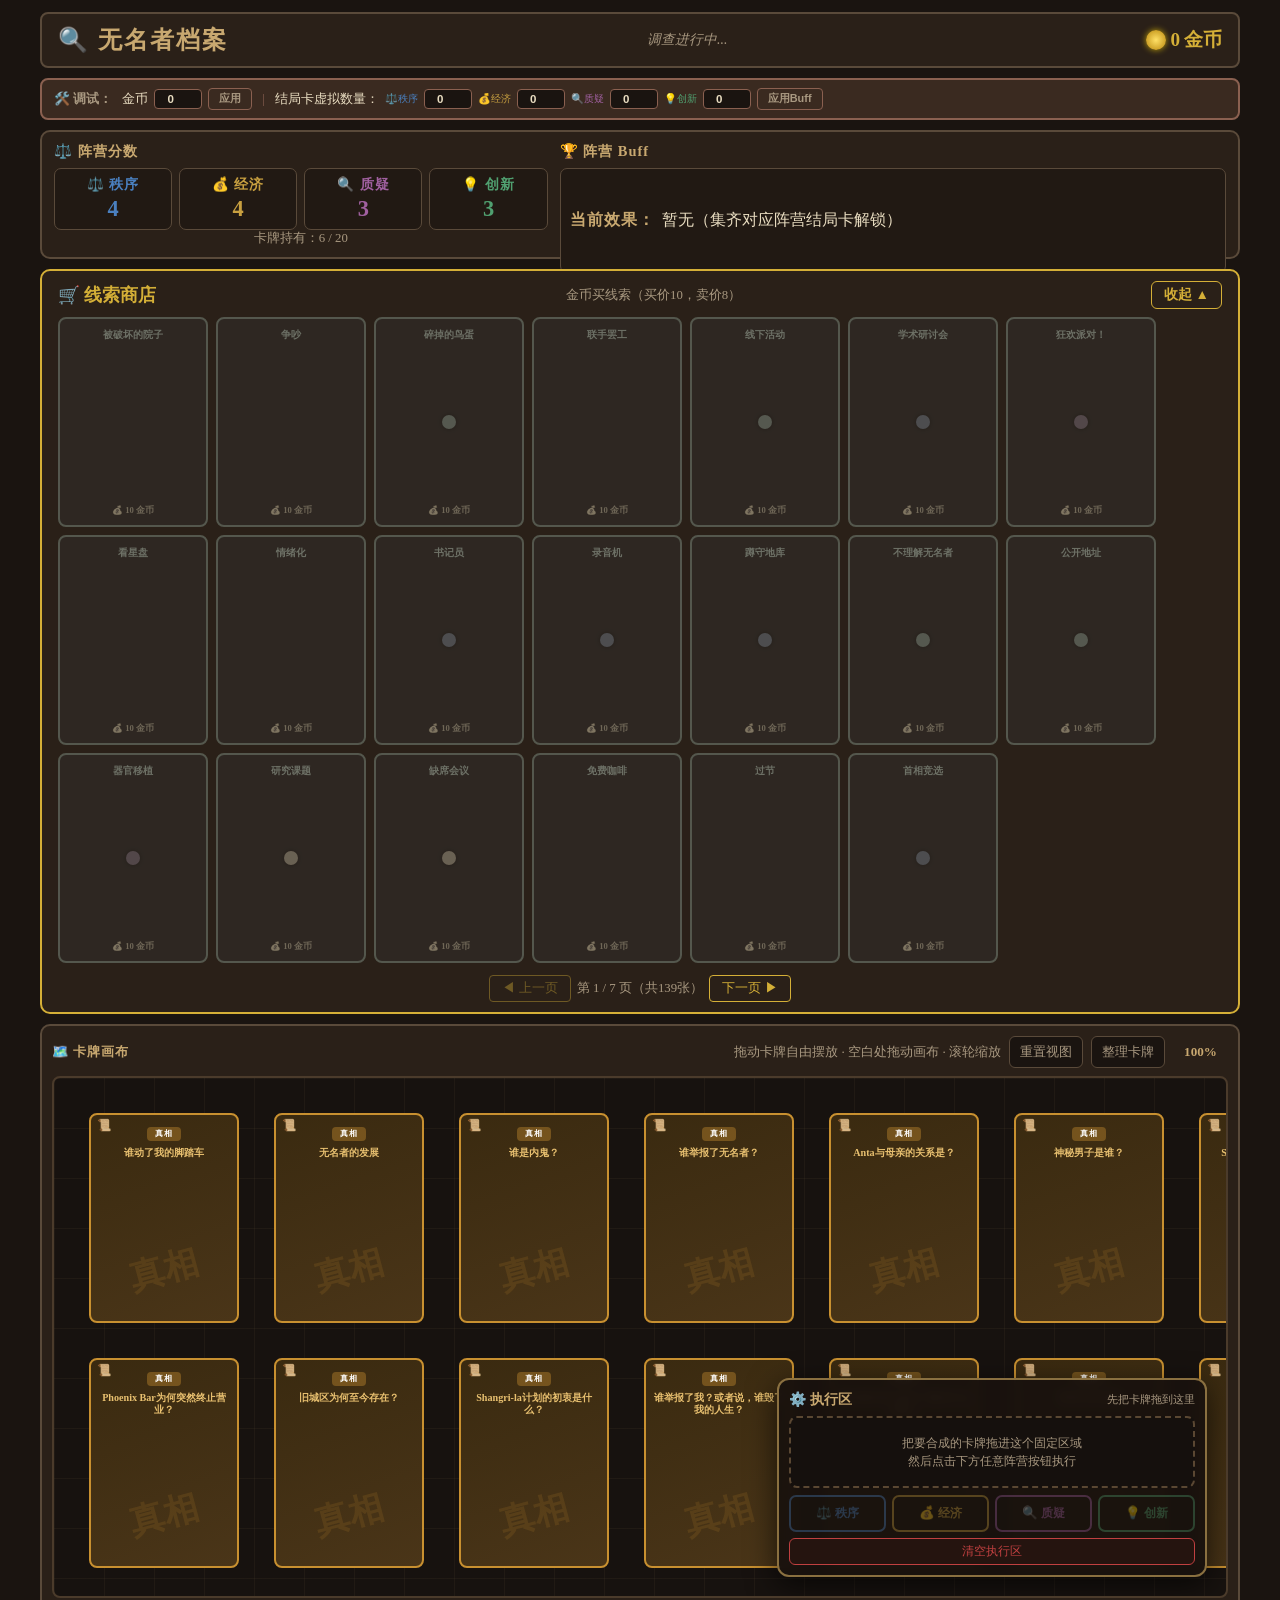
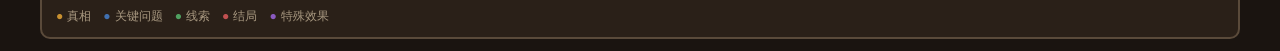
<file: truth-panel2.html>
<!DOCTYPE html>
<html lang="zh-CN">
<head>
    <meta charset="UTF-8">
    <meta name="viewport" content="width=device-width, initial-scale=1.0">
    <title>无名者档案 - 卡牌推理游戏（Buff调试版）</title>
    <style>
        :root {
            --bg:#1a1410; --panel-bg:#2a2018; --card-bg:#3a2e22; --border:#5a4a3a;
            --text:#e8dcc0; --text-dim:#a89880; --gold:#c8a870; --gold-dark:#8a7040;
            --order-color:#4a80c0; --economy-color:#c8a040; --doubt-color:#a060a0; --innov-color:#50a070;
            --truth-color:#c89030; --keyq-color:#4070b0; --clue-color:#50a060; --ending-color:#c05050; --special-color:#8a5ac0;
            --danger:#c04040; --success:#6ac07a; --coin-color:#d4af37; --debug-bg:#3a2a20; --debug-border:#8a6050;
            --card-width:150px; --card-height:210px;
        }
        * { margin:0; padding:0; box-sizing:border-box; user-select:none; -webkit-user-select:none; }
        body { background:var(--bg); color:var(--text); font-family:'Georgia','SimSun','Noto Serif SC',serif; min-height:100vh; display:flex; justify-content:center; padding:12px 8px; overflow-x:hidden; }
        #game-container { width:100%; max-width:1200px; display:flex; flex-direction:column; gap:10px; }
        #header { display:flex; justify-content:space-between; align-items:center; background:var(--panel-bg); border:2px solid var(--border); border-radius:8px; padding:10px 16px; flex-wrap:wrap; gap:8px; }
        #title { font-size:1.5em; font-weight:bold; color:var(--gold); letter-spacing:2px; }
        #game-status { font-size:0.85em; color:var(--text-dim); font-style:italic; }
        #gold-display { display:flex; align-items:center; gap:4px; font-size:1.2em; font-weight:bold; color:var(--coin-color); }
        .coin-icon { width:20px;height:20px;background:radial-gradient(circle,#ffe066,#b8860b);border-radius:50%;box-shadow:0 0 6px rgba(255,215,0,0.7);display:inline-block; }

        /* 调试面板 */
        #debug-panel { display:flex;align-items:center;gap:6px;background:var(--debug-bg);border:2px solid var(--debug-border);border-radius:8px;padding:8px 12px;flex-wrap:wrap;font-size:0.8em; }
        #debug-panel label { color:var(--text-dim);font-weight:bold;margin-right:4px; }
        #debug-panel .debug-sep { color:var(--debug-border);margin:0 4px; }
        .debug-input { width:48px;padding:3px 4px;background:#1a1410;border:1px solid var(--debug-border);border-radius:4px;color:var(--text);font-weight:bold;text-align:center;font-size:0.9em; }
        .debug-btn { background:transparent;border:1px solid var(--debug-border);color:var(--text-dim);padding:3px 10px;border-radius:4px;cursor:pointer;font-size:0.85em;font-weight:bold;transition:all 0.2s; }
        .debug-btn:hover { background:rgba(200,168,112,0.2);color:var(--gold);border-color:var(--gold); }
        .debug-btn.active { background:rgba(200,168,112,0.3);color:var(--gold);border-color:var(--gold); }
        .debug-faction-label { font-size:0.8em;color:var(--text-dim);display:inline-flex;align-items:center;gap:2px; }
        .debug-faction-label.order { color:var(--order-color); }
        .debug-faction-label.economy { color:var(--economy-color); }
        .debug-faction-label.doubt { color:var(--doubt-color); }
        .debug-faction-label.innovation { color:var(--innov-color); }

        #attribute-panel { background:var(--panel-bg);border:2px solid var(--border);border-radius:10px;padding:10px 12px;display:grid;grid-template-columns:minmax(430px,1fr) minmax(430px,1.35fr);gap:12px;align-items:stretch; }
        .attribute-title { color:var(--gold);font-weight:bold;letter-spacing:1px;font-size:.9em;margin-bottom:7px; }
        #score-bar { display:grid;grid-template-columns:repeat(4,minmax(0,1fr));gap:7px; }
        .score-item { min-width:0;background:#211913;border:1px solid var(--border);border-radius:7px;padding:7px 8px;text-align:center; }
        .score-item .score-name { font-size:0.85em;font-weight:bold;letter-spacing:1px;margin-bottom:2px; }
        .score-item .score-value { font-size:1.4em;font-weight:bold; }
        .score-item.order .score-name{color:var(--order-color)} .score-item.order .score-value{color:var(--order-color)}
        .score-item.economy .score-name{color:var(--economy-color)} .score-item.economy .score-value{color:var(--economy-color)}
        .score-item.doubt .score-name{color:var(--doubt-color)} .score-item.doubt .score-value{color:var(--doubt-color)}
        .score-item.innovation .score-name{color:var(--innov-color)} .score-item.innovation .score-value{color:var(--innov-color)}
        #card-limit-info { font-size:0.8em;color:var(--text-dim);text-align:center; }
        #buff-area { background:#211913;border:1px solid var(--border);border-radius:7px;padding:7px 9px;display:flex;flex-wrap:wrap;gap:7px;align-items:center;min-height:100%; }
        #buff-area .buff-title { font-weight:bold;color:var(--gold);letter-spacing:1px; }
        .tier-buff { cursor:help; font-size:0.8em; gap:4px; display:inline-flex; align-items:center; }
        .tier-buff.tier-1 { background:#2a2018;border:1px solid #5a4a3a; padding:4px 8px;border-radius:6px; }
        .tier-buff.tier-2 { background:linear-gradient(135deg,#2a2018,#3a2a15);border:2px solid var(--gold-dark); padding:5px 10px;border-radius:6px;box-shadow:0 0 6px rgba(200,168,112,0.5); }
        .tier-buff.tier-3 { background:linear-gradient(135deg,#3a2a15,#4a3518);border:2px solid var(--gold); padding:6px 12px;border-radius:8px;box-shadow:0 0 12px rgba(200,168,112,0.8); }
        .tier-buff.tier-4 { background:linear-gradient(135deg,#4a3518,#5a4020);border:3px solid var(--gold); padding:7px 14px;border-radius:10px;box-shadow:0 0 18px rgba(255,215,0,0.9); animation:buffGlow 1.5s infinite alternate; }
        .tier-buff.tier-5 { background:linear-gradient(135deg,#5a4020,#6a5030);border:3px solid #ffe066; padding:8px 16px;border-radius:12px;box-shadow:0 0 24px rgba(255,230,120,1); animation:buffGlowStrong 1s infinite alternate; }
        @keyframes buffGlow { from{box-shadow:0 0 14px rgba(255,215,0,0.7)} to{box-shadow:0 0 22px rgba(255,215,0,1)} }
        @keyframes buffGlowStrong { from{box-shadow:0 0 18px rgba(255,230,120,0.9)} to{box-shadow:0 0 28px rgba(255,230,120,1.5)} }
        #clue-shop { width:100%;background:var(--panel-bg);border:2px solid var(--coin-color);border-radius:10px;padding:10px 16px;display:flex;flex-direction:column;gap:8px;transition:all 0.3s; }
        #clue-shop.collapsed { padding:8px 16px; }
        .shop-header { display:flex;justify-content:space-between;align-items:center;flex-wrap:wrap;gap:6px; }
        .shop-title { font-size:1.1em;font-weight:bold;color:var(--coin-color); }
        .shop-info { font-size:0.8em;color:var(--text-dim); }
        #shop-toggle-btn { background:transparent;border:1px solid var(--coin-color);color:var(--coin-color);border-radius:6px;padding:4px 12px;cursor:pointer;font-size:0.85em;font-weight:bold; }
        .shop-pagination { display:flex;gap:6px;align-items:center;justify-content:center;margin-top:4px; }
        .page-btn { background:transparent;border:1px solid var(--coin-color);color:var(--coin-color);padding:4px 12px;border-radius:4px;cursor:pointer;font-size:0.8em; }
        .page-btn:disabled { opacity:0.4;cursor:not-allowed; }
        .page-info { font-size:0.8em;color:var(--text-dim); }
        .shop-cards-row { display:flex;flex-wrap:wrap;gap:8px;min-height:38px;transition:all 0.3s; }
        .shop-cards-row.hidden { display:none; }
        .shop-card { display:inline-flex;flex-direction:column;align-items:center;justify-content:flex-start;width:var(--card-width);height:var(--card-height);border-radius:8px;border:2px solid var(--clue-color);cursor:pointer;font-size:0.72em;text-align:center;word-break:break-word;line-height:1.2;transition:all 0.2s;gap:4px;position:relative;overflow:hidden;background:var(--card-bg);padding:10px 8px; }
        .shop-card:hover { transform:translateY(-3px);box-shadow:0 6px 18px rgba(0,0,0,0.5); }
        .shop-card .shop-card-price { font-size:0.75em;color:var(--coin-color);font-weight:bold;margin-top:auto; }
        .shop-card .shop-card-name { font-weight:bold;color:#80d090;font-size:0.85em; }
        .shop-card.disabled { opacity:0.5;cursor:not-allowed;pointer-events:none;filter:grayscale(0.8); }
        #gamble-area { background:#3a2a10;border:2px solid var(--gold);border-radius:10px;padding:10px 14px;margin-top:4px;display:flex;flex-wrap:wrap;gap:8px;align-items:center;justify-content:center; }
        #gamble-area.hidden { display:none; }
        #gamble-amount { width:60px;padding:4px;background:#1a1410;border:1px solid var(--gold);border-radius:4px;color:var(--gold);font-weight:bold;text-align:center; }
        #gamble-btn { background:linear-gradient(135deg,#5a4020,#8a6030);border:2px solid var(--gold);color:var(--gold);padding:6px 16px;border-radius:6px;cursor:pointer;font-weight:bold; }
        #hand-area { display:flex;flex-direction:column;gap:8px;flex:1; }
        .card-section { background:var(--panel-bg);border:2px solid var(--border);border-radius:8px;padding:8px 10px; }
        .card-section-header { display:flex;justify-content:space-between;align-items:center;font-size:0.9em;font-weight:bold;letter-spacing:1px;padding:2px 4px 6px 4px;color:var(--text-dim);border-bottom:1px solid var(--border);margin-bottom:8px; }
        .cards-row { display:flex;flex-wrap:wrap;gap:8px;min-height:38px; }
        .cards-row.empty::after { content:'(空)';color:var(--text-dim);font-size:0.8em;font-style:italic;padding:4px 8px; }
        .card { display:inline-flex;flex-direction:column;align-items:center;justify-content:flex-start;width:var(--card-width);height:var(--card-height);border-radius:8px;border:2px solid;cursor:grab;font-size:0.72em;text-align:center;word-break:break-word;line-height:1.2;transition:all 0.2s;position:relative;background:var(--card-bg);gap:4px;padding:12px 8px 8px;overflow:hidden; }
        .card:hover { transform:translateY(-3px);box-shadow:0 6px 18px rgba(0,0,0,0.5);z-index:10; }
        .card:active { cursor:grabbing;transform:scale(0.96); }
        .card .card-type-tag { display:inline-block; padding:2px 8px; border-radius:4px; font-size:0.7em; letter-spacing:1px; font-weight:bold; background:rgba(0,0,0,0.25); color:#fff; margin-bottom:2px; }
        .card .card-name { font-weight:bold;font-size:0.88em;margin-bottom:2px; }
        .card.truth { border-color:var(--truth-color); background:linear-gradient(160deg,#3a2a10,#4a3518); }
        .card.truth .card-type-tag { background:rgba(200,144,48,0.4); } .card.truth .card-name { color:#e8c070; }
        .card.truth::before { content:'📜'; position:absolute; top:4px; left:6px; font-size:1em; opacity:0.8; }
        .card.truth::after { content:'真相'; position:absolute; bottom:15%; left:50%; transform:translateX(-50%) rotate(-15deg); font-size:3em; color:rgba(200,144,48,0.15); font-weight:bold; pointer-events:none; z-index:0; }
        .card.key-question { border-color:var(--keyq-color); background:linear-gradient(160deg,#101830,#182540); }
        .card.key-question .card-type-tag { background:rgba(64,112,176,0.4); } .card.key-question .card-name { color:#80b0e0; }
        .card.key-question::before { content:'❓'; position:absolute; top:4px; left:6px; font-size:1em; opacity:0.8; }
        .card.key-question::after { content:'关键问题'; position:absolute; bottom:15%; left:50%; transform:translateX(-50%) rotate(-15deg); font-size:2em; color:rgba(64,112,176,0.15); font-weight:bold; pointer-events:none; z-index:0; }
        .card.ending { border-color:var(--ending-color); background:linear-gradient(160deg,#301010,#451818); }
        .card.ending .card-type-tag { background:rgba(192,80,80,0.4); } .card.ending .card-name { color:#90c0e0; }
        .card.ending::before { content:'🏁'; position:absolute; top:4px; left:6px; font-size:1em; opacity:0.8; }
        .card.ending::after { content:'结局'; position:absolute; bottom:15%; left:50%; transform:translateX(-50%) rotate(-15deg); font-size:3em; color:rgba(192,80,80,0.15); font-weight:bold; pointer-events:none; z-index:0; }
        .card.clue { border-color:var(--clue-color); background:linear-gradient(160deg,#102820,#183a2a); }
        .card.clue .card-type-tag { background:rgba(80,160,96,0.4); } .card.clue .card-name { color:#80d090; }
        .card.clue::before { content:'🧩'; position:absolute; top:4px; left:6px; font-size:1em; opacity:0.8; }
        .card.clue::after { content:'线索'; position:absolute; bottom:15%; left:50%; transform:translateX(-50%) rotate(-15deg); font-size:3em; color:rgba(80,160,96,0.15); font-weight:bold; pointer-events:none; z-index:0; }
        .card.special-effect { border-color:var(--special-color); background:linear-gradient(160deg,#281038,#381848); }
        .card.special-effect .card-type-tag { background:rgba(138,90,192,0.4); } .card.special-effect .card-name { color:#b090d0; }
        .card.special-effect::before { content:'⏪'; position:absolute; top:4px; left:6px; font-size:1em; opacity:0.8; }
        .card.special-effect::after { content:'特殊效果'; position:absolute; bottom:15%; left:50%; transform:translateX(-50%) rotate(-15deg); font-size:2em; color:rgba(138,90,192,0.15); font-weight:bold; pointer-events:none; z-index:0; }
        .bonus-indicator { display:flex;gap:4px;flex-wrap:wrap;justify-content:center;align-items:center;margin-top:auto;margin-bottom:2px;z-index:1; position:relative; }
        .bonus-dot { width:14px;height:14px;border-radius:50%;display:inline-block;box-shadow:0 0 4px rgba(0,0,0,0.4); }
        .bonus-dot.order { background:var(--order-color); } .bonus-dot.economy { background:var(--economy-color); }
        .bonus-dot.doubt { background:var(--doubt-color); } .bonus-dot.innovation { background:var(--innov-color); }
        /* 统一卡牌画布 */
        #board-area { background:var(--panel-bg);border:2px solid var(--border);border-radius:10px;padding:10px;display:flex;flex-direction:column;gap:8px; }
        .board-toolbar { display:flex;align-items:center;gap:8px;flex-wrap:wrap;color:var(--text-dim);font-size:.82em; }
        .board-toolbar .board-title { color:var(--gold);font-weight:bold;letter-spacing:1px;margin-right:auto; }
        .board-btn { background:#1a1410;border:1px solid var(--border);color:var(--text-dim);padding:6px 10px;border-radius:6px;cursor:pointer; }
        .board-btn:hover { border-color:var(--gold);color:var(--gold); }
        #board-zoom { min-width:55px;text-align:center;color:var(--gold);font-weight:bold; }
        #card-board { position:relative;height:clamp(430px,58vh,760px);min-height:420px;overflow:hidden;background:#17120f;border:2px solid #4b3b2b;border-radius:8px;cursor:grab;touch-action:none; }
        #card-board.panning { cursor:grabbing; }
        #board-world { position:absolute;left:0;top:0;width:2600px;height:1800px;transform-origin:0 0; }
        #board-world::before { content:'';position:absolute;inset:0;background-image:linear-gradient(rgba(200,168,112,.055) 1px,transparent 1px),linear-gradient(90deg,rgba(200,168,112,.055) 1px,transparent 1px);background-size:50px 50px;pointer-events:none; }
        .board-card { position:absolute;z-index:2; }
        .board-card.selected { outline:3px solid var(--gold);outline-offset:3px;z-index:50; }
        .board-legend { display:flex;gap:12px;flex-wrap:wrap;color:var(--text-dim);font-size:.76em;padding:2px 4px; }
        .board-legend span::before { content:'●';margin-right:4px; }
        /* 画布内固定执行区：不随画布平移/缩放 */
        #board-execute-dock { pointer-events:auto; position:absolute; right:clamp(10px,1.5vw,20px); bottom:clamp(10px,1.5vw,20px); z-index:100; width:min(430px,calc(100% - 24px)); background:rgba(25,18,14,.96); border:2px solid var(--gold-dark); border-radius:12px; padding:10px; box-shadow:0 8px 30px rgba(0,0,0,.65); backdrop-filter:blur(5px); }
        #board-execute-dock.drag-over { border-color:var(--gold); box-shadow:0 0 0 3px rgba(200,168,112,.18),0 8px 30px rgba(0,0,0,.65); }
        .dock-header { display:flex; align-items:center; gap:8px; margin-bottom:7px; color:var(--gold); font-weight:bold; font-size:.88em; }
        #dock-status { margin-left:auto; color:var(--text-dim); font-size:.78em; font-weight:normal; }
        #dock-slot { min-height:72px; max-height:118px; overflow:auto; background:#15100d; border:2px dashed #5a4732; border-radius:8px; padding:7px; display:flex; flex-wrap:wrap; gap:6px; align-items:center; justify-content:center; }
        #dock-slot .card { width:86px; height:124px; min-width:86px; cursor:pointer; }
        #dock-slot .card .card-name { font-size:.72em; }
        #dock-slot .placeholder { color:var(--text-dim); font-size:.76em; text-align:center; line-height:1.5; }
        .dock-actions { display:flex; gap:6px; margin-top:7px; }
        .dock-faction-btn { flex:1; padding:8px 4px; border-radius:7px; border:2px solid; background:#1b1511; font-weight:bold; cursor:pointer; font-size:.78em; }
        .dock-faction-btn:disabled { opacity:.35; cursor:not-allowed; }
        .dock-faction-btn.active { box-shadow:0 0 12px rgba(200,168,112,.35); }
        .dock-faction-btn.order{border-color:var(--order-color);color:var(--order-color)} .dock-faction-btn.economy{border-color:var(--economy-color);color:var(--economy-color)}
        .dock-faction-btn.doubt{border-color:var(--doubt-color);color:var(--doubt-color)} .dock-faction-btn.innovation{border-color:var(--innov-color);color:var(--innov-color)}
        .dock-clear { margin-top:6px; width:100%; border:1px solid var(--danger); background:#25140f; color:var(--danger); border-radius:6px; padding:5px; cursor:pointer; font-size:.72em; }
        #board-area { position:relative; }
        @media (max-width:1100px){
            #game-container{max-width:100%;}
            #attribute-panel{grid-template-columns:1fr;}
            :root{--card-width:138px;--card-height:194px;}
        }
        @media (max-width:620px){
            body{padding:7px 5px;}
            #game-container{gap:7px;}
            #score-bar{grid-template-columns:repeat(2,minmax(0,1fr));}
            #title{font-size:1.25em;}
            .shop-card{width:120px;height:170px;}
            #board-execute-dock{width:min(380px,calc(100% - 20px));}
            #dock-slot .card{width:76px;height:108px;min-width:76px;}
        }
        @media (min-aspect-ratio:2/1){
            #card-board{height:clamp(460px,calc(100vh - 420px),720px);}
        }
        @media (max-aspect-ratio:4/3){
            #card-board{height:clamp(430px,55vh,650px);}
        }
        #button-area, #execute-area { display:none !important; }
        .board-legend .truth::before{color:var(--truth-color)} .board-legend .key-question::before{color:var(--keyq-color)} .board-legend .clue::before{color:var(--clue-color)} .board-legend .ending::before{color:var(--ending-color)} .board-legend .special-effect::before{color:var(--special-color)}
        #hand-area { display:none; }
        #button-area { display:flex;gap:8px;flex-wrap:wrap;justify-content:center;padding:4px 0; }
        .faction-btn { flex:1;min-width:90px;max-width:160px;padding:12px 8px;border-radius:10px;border:3px solid;font-size:1em;font-weight:bold;letter-spacing:1px;cursor:pointer;transition:all 0.25s;background:var(--panel-bg); }
        .faction-btn.active { transform:translateY(-3px);box-shadow:0 6px 24px rgba(0,0,0,0.6);animation:pulseGlow 1.2s infinite alternate; }
        @keyframes pulseGlow { 0%{box-shadow:0 6px 18px rgba(0,0,0,0.5)} 100%{box-shadow:0 6px 28px rgba(200,168,112,0.5)} }
        .faction-btn .btn-score { display:block;font-size:0.7em;font-weight:normal;margin-top:3px;opacity:0.8; }
        .faction-btn.order{border-color:var(--order-color);color:var(--order-color)} .faction-btn.economy{border-color:var(--economy-color);color:var(--economy-color)}
        .faction-btn.doubt{border-color:var(--doubt-color);color:var(--doubt-color)} .faction-btn.innovation{border-color:var(--innov-color);color:var(--innov-color)}
        #execute-area { background:var(--panel-bg);border:2px solid var(--gold-dark);border-radius:10px;padding:12px 16px;display:flex;flex-direction:column;gap:10px; }
        #execute-area.inactive { opacity:0.7;border-color:var(--border); }
        #execute-slot { background:#1a1410;border:2px dashed var(--border);border-radius:8px;min-height:80px;padding:10px;display:flex;flex-wrap:wrap;gap:8px;align-items:center;justify-content:center; }
        #execute-slot.drag-over { border-color:var(--gold);background:#2a2018; }
        #execute-slot .placeholder { color:var(--text-dim);font-size:0.8em;font-style:italic; }
        #execute-slot .card { cursor:pointer; }
        .execute-actions { display:flex;gap:10px;justify-content:center;flex-wrap:wrap;align-items:center; }
        .panel-btn { padding:8px 20px;border-radius:8px;border:2px solid;font-size:0.9em;font-weight:bold;cursor:pointer;letter-spacing:1px; }
        .panel-btn:disabled { opacity:0.4;cursor:not-allowed; }
        #btn-execute { border-color:var(--gold);background:#3a2a10;color:var(--gold); }
        #btn-clear-slot { border-color:var(--danger);background:#2a1510;color:var(--danger);font-size:0.8em;padding:6px 12px; }
        #toast-container { position:fixed;top:16px;right:16px;z-index:200;display:flex;flex-direction:column;gap:8px;max-width:340px;pointer-events:none; }
        .toast { background:var(--panel-bg);border:2px solid var(--border);border-radius:8px;padding:10px 14px;font-size:0.85em;color:var(--text);box-shadow:0 4px 16px rgba(0,0,0,0.5);animation:toastIn 0.3s ease,toastOut 0.4s ease 2.8s forwards;pointer-events:auto; }
        .toast.success{border-color:var(--success)} .toast.error{border-color:var(--danger)} .toast.locked{border-color:var(--gold)} .toast.info{border-color:var(--gold-dark)}
        @keyframes toastIn { from{transform:translateX(60px);opacity:0} to{transform:translateX(0);opacity:1} }
        @keyframes toastOut { to{transform:translateX(60px);opacity:0} }
        .sell-btn { margin-top:auto;background:transparent;border:1px solid var(--coin-color);color:var(--coin-color);border-radius:4px;padding:4px 10px;cursor:pointer;font-size:0.7em;pointer-events:auto;z-index:1; }
        .sell-btn:hover { background:rgba(212,175,55,0.25); }
        @media (max-width:760px) { :root { --card-width:100px; --card-height:145px; } .faction-btn{min-width:65px;font-size:0.8em;padding:8px 4px} #title{font-size:1.1em} .score-item .score-value{font-size:1.3em} #execute-area{padding:10px 8px} #execute-slot{min-height:50px;padding:6px} }
    </style>
</head>
<body>
<div id="game-container">
    <div id="header">
        <span id="title">🔍 无名者档案</span>
        <span id="game-status">调查进行中...</span>
        <div id="gold-display"><span class="coin-icon"></span><span id="gold-amount">0</span> 金币</div>
    </div>

    <!-- 调试面板：金币 + 结局卡虚拟数量 -->
    <div id="debug-panel">
        <label>🛠️ 调试：</label>
        <span>金币</span>
        <input type="number" id="debug-gold-input" min="0" value="0" class="debug-input">
        <button id="debug-gold-btn" class="debug-btn">应用</button>
        <span class="debug-sep">|</span>
        <span>结局卡虚拟数量：</span>
        <span class="debug-faction-label order">⚖️秩序</span>
        <input type="number" id="debug-order-count" min="0" max="10" value="0" class="debug-input">
        <span class="debug-faction-label economy">💰经济</span>
        <input type="number" id="debug-economy-count" min="0" max="10" value="0" class="debug-input">
        <span class="debug-faction-label doubt">🔍质疑</span>
        <input type="number" id="debug-doubt-count" min="0" max="10" value="0" class="debug-input">
        <span class="debug-faction-label innovation">💡创新</span>
        <input type="number" id="debug-innovation-count" min="0" max="10" value="0" class="debug-input">
        <button id="debug-buff-btn" class="debug-btn">应用Buff</button>
    </div>

    <section id="attribute-panel">
        <div class="attribute-group">
            <div class="attribute-title">⚖️ 阵营分数</div>
            <div id="score-bar">
                <div class="score-item order" id="score-order"><div class="score-name">⚖️ 秩序</div><div class="score-value" id="score-val-order">3</div></div>
                <div class="score-item economy" id="score-economy"><div class="score-name">💰 经济</div><div class="score-value" id="score-val-economy">3</div></div>
                <div class="score-item doubt" id="score-doubt"><div class="score-name">🔍 质疑</div><div class="score-value" id="score-val-doubt">3</div></div>
                <div class="score-item innovation" id="score-innovation"><div class="score-name">💡 创新</div><div class="score-value" id="score-val-innovation">3</div></div>
            </div>
            <div id="card-limit-info">卡牌持有：<span id="card-hold-count">0</span> / <span id="card-hold-limit">20</span></div>
        </div>
        <div class="attribute-group">
            <div class="attribute-title">🏆 阵营 Buff</div>
            <div id="buff-area"><span class="buff-title">当前效果：</span><span id="buff-container">暂无</span></div>
        </div>
    </section>
    <div id="clue-shop">
        <div class="shop-header">
            <span class="shop-title">🛒 线索商店</span>
            <span class="shop-info">金币买线索（买价10，卖价8）</span>
            <button id="shop-toggle-btn">收起 ▲</button>
        </div>
        <div class="shop-cards-row" id="shop-cards-row"></div>
        <div class="shop-pagination">
            <button class="page-btn" id="page-prev">◀ 上一页</button>
            <span class="page-info" id="page-info"></span>
            <button class="page-btn" id="page-next">下一页 ▶</button>
        </div>
    </div>
    <div id="gamble-area" class="hidden">
        <span>🎰 赌博：</span>
        <input type="number" id="gamble-amount" min="1" max="5" value="1">
        <button id="gamble-btn">下注（30%胜率）</button>
    </div>
    <div id="board-area">
        <div class="board-toolbar">
            <span class="board-title">🗺️ 卡牌画布</span>
            <span>拖动卡牌自由摆放 · 空白处拖动画布 · 滚轮缩放</span>
            <button type="button" class="board-btn" id="board-reset-view">重置视图</button>
            <button type="button" class="board-btn" id="board-reset-cards">整理卡牌</button>
            <span id="board-zoom">100%</span>
        </div>
        <div id="card-board" aria-label="所有已拥有卡牌的自由画布">
            <div id="board-world"></div>
            <div id="board-execute-dock" aria-label="画布内执行区">
                <div class="dock-header">⚙️ 执行区 <span id="dock-status">先把卡牌拖到这里</span></div>
                <div id="dock-slot"><span class="placeholder">把要合成的卡牌拖进这个固定区域<br>然后点击下方任意阵营按钮执行</span></div>
                <div class="dock-actions">
                    <button class="dock-faction-btn order" data-dock-faction="order">⚖️ 秩序</button>
                    <button class="dock-faction-btn economy" data-dock-faction="economy">💰 经济</button>
                    <button class="dock-faction-btn doubt" data-dock-faction="doubt">🔍 质疑</button>
                    <button class="dock-faction-btn innovation" data-dock-faction="innovation">💡 创新</button>
                </div>
                <button class="dock-clear" id="dock-clear">清空执行区</button>
            </div>
        </div>
        <div class="board-legend"><span class="truth">真相</span><span class="key-question">关键问题</span><span class="clue">线索</span><span class="ending">结局</span><span class="special-effect">特殊效果</span></div>
    </div>
    <div id="hand-area">
        <div class="card-section" id="section-truth"><div class="card-section-header"><span>📜 真相卡</span><span class="count" id="count-truth">0</span></div><div class="cards-row" id="cards-truth"></div></div>
        <div class="card-section" id="section-keyq"><div class="card-section-header"><span>❓ 关键问题卡</span><span class="count" id="count-keyq">0</span></div><div class="cards-row" id="cards-keyq"></div></div>
        <div class="card-section" id="section-clue"><div class="card-section-header"><span>🧩 线索卡</span><span class="count" id="count-clue">0</span></div><div class="cards-row" id="cards-clue"></div></div>
        <div class="card-section" id="section-ending"><div class="card-section-header"><span>🏁 结局卡</span><span class="count" id="count-ending">0</span></div><div class="cards-row" id="cards-ending"></div></div>
        <div class="card-section" id="section-special"><div class="card-section-header"><span>⏪ 特殊效果卡</span><span class="count" id="count-special">0</span></div><div class="cards-row" id="cards-special"></div></div>
    </div>
    <div id="button-area">
        <button class="faction-btn order" id="btn-order" data-faction="order">⚖️ 秩序<span class="btn-score">分数: <span id="btn-score-order">3</span></span></button>
        <button class="faction-btn economy" id="btn-economy" data-faction="economy">💰 经济<span class="btn-score">分数: <span id="btn-score-economy">3</span></span></button>
        <button class="faction-btn doubt" id="btn-doubt" data-faction="doubt">🔍 质疑<span class="btn-score">分数: <span id="btn-score-doubt">3</span></span></button>
        <button class="faction-btn innovation" id="btn-innovation" data-faction="innovation">💡 创新<span class="btn-score">分数: <span id="btn-score-innovation">3</span></span></button>
    </div>
    <div id="execute-area" class="inactive">
        <div class="execute-header"><span id="execute-faction-label" class="inactive">请先选择一个执行按钮</span></div>
        <div id="execute-slot"><span class="placeholder">将卡牌拖入此处（需先选择执行按钮）</span></div>
        <div class="execute-actions">
            <button class="panel-btn" id="btn-execute" disabled>⚡ 执行</button>
            <button class="panel-btn" id="btn-clear-slot">🗑️ 清空</button>
        </div>
    </div>
</div>
<div id="toast-container"></div>
<script>
(function() {
    const TYPE_LABELS = { 'truth':'真相','key-question':'关键问题','clue':'线索','ending':'结局','special-effect':'特殊效果' };
    const FACTION_KEYS = ['order','economy','doubt','innovation'];
    const FACTION_NAMES = { order:'秩序', economy:'经济', doubt:'质疑', innovation:'创新' };
    const FACTION_ICONS = { order:'⚖️', economy:'💰', doubt:'🔍', innovation:'💡' };

    const TRUTH_NAMES = ['谁动了我的脚踏车','无名者的发展','谁是内鬼？','谁举报了无名者？','Anta与母亲的关系是？','神秘男子是谁？','Shangri-la计划是什么？','Shangri-la计划是什么？2','Phoenix Bar为何突然终止营业？','旧城区为何至今存在？','Shangri-la计划的初衷是什么？','谁举报了我？或者说，谁毁了我的人生？','退休案的设立是为了解决什么问题？','母亲为何沉默','为何要公开这一切？','谁来参与直播？','Shangri-la委员会老档案里都有些什么？','等待的人们是谁？','爆炸案的真相是什么？','无名者究竟在做些什么？'];
    const truthCards = TRUTH_NAMES.map((name,i)=>({id:`TRUTH_${i}`, type:'truth', name, displayName:name, bonuses:[]}));
    const truthIdByName = {}; truthCards.forEach(c=>truthIdByName[c.name]=c.id);

    const CLUES_DATA = [
        ['被破坏的院子',[]], ['争吵',[]], ['碎掉的鸟蛋',[['innovation',1]]], ['联手罢工',[]], ['线下活动',[['innovation',1]]],
        ['学术研讨会',[['order',1]]], ['狂欢派对！',[['doubt',1]]], ['看星盘',[]], ['情绪化',[]], ['书记员',[['order',1]]],
        ['录音机',[['order',1]]], ['蹲守地库',[['order',1]]], ['不理解无名者',[['innovation',1]]], ['公开地址',[['innovation',1]]],
        ['器官移植',[['doubt',1]]], ['研究课题',[['economy',1]]], ['缺席会议',[['economy',1]]], ['意外之财',[['economy',1]]],
        ['免费咖啡',[]], ['过节',[]], ['保守党领袖',[['order',1]]], ['首相竞选',[['order',1]]], ['言论攻击1',[['order',1]]],
        ['言论攻击2',[['order',1]]], ['言论攻击3',[['order',1]]], ['创新党领袖',[['innovation',1]]], ['恨铁不成钢',[['innovation',1]]],
        ['采访',[['innovation',1]]], ['童年回忆',[['innovation',1]]], ['退租',[['economy',1]]], ['邪教组织',[['economy',1]]], ['邋遢',[]],
        ['前成员',[['doubt',1]]], ['胡闹',[['doubt',1]]], ['走私物',[['doubt',1]]], ['政见不一',[['order',1]]], ['合影',[['innovation',1]]],
        ['爱而不得',[['doubt',1]]], ['眼熟',[]], ['艺术感穿搭',[]], ['辨识度低',[]], ['熟络',[]],
        ['《园丁协议》',[]], ['《晚间和谐法案》',[['order',1]]], ['竞选语录',[['order',1]]], ['实现基础收入',[['economy',1]]],
        ['《不工作权》',[['economy',1]]], ['死亡率数据',[]], ['《昨日重现》',[]], ['北境地图',[]], ['《卢门文明》',[]],
        ['星期二法则',[]], ['《冷战遗产继承公证处》',[['doubt',1]]], ['冷战尚未结束',[['doubt',1]]],
        ['《第二次人口普查》',[['innovation',1]]], ['《人类说明书》',[['innovation',1]]], ['《天气预报人》',[['innovation',1]]],
        ['高方差个体',[['innovation',1]]], ['《请让我走》',[]], ['酒吧合影',[]], ['心怀鬼胎',[]], ['亚文化',[['innovation',1]]],
        ['无所事事',[['doubt',1]]], ['破产',[['economy',1]]], ['天文爱好者',[['innovation',1]]], ['全民饮酒',[['order',1]]],
        ['公共场合可饮酒',[['order',1]]], ['健康原因',[['doubt',1]]], ['酒神不喜欢清醒的人',[['doubt',1]]], ['规划失败',[['order',1]]],
        ['资金问题',[['economy',1]]], ['老城区',[['innovation',1]]], ['财报藏匿点',[['doubt',1]]], ['守墓人',[['doubt',1]]], ['医疗技术',[]],
        ['《连续性协议》',[]], ['《恒定值》',[['innovation',1]]], ['《自发秩序》',[['innovation',1]]], ['乌托邦幻想',[['economy',1]]],
        ['语录1',[]], ['语录2',[]], ['优化方案',[['order',1]]], ['机器化运行',[['order',1]]], ['落魄的年轻人',[['doubt',1]]],
        ['无所事事',[]], ['无名者',[]], ['困境',[]], ['冷漠',[]], ['原生家庭',[]], ['长寿计划',[]],
        ['失权',[]], ['老人不退场',[['doubt',1]]], ['资产没有自然重新分配',[['doubt',1]]], ['"人生窗口"被压缩',[['doubt',1]]],
        ['父母掌权',[['doubt',1]]], ['代沟',[['doubt',1]]], ['生育率下降',[['doubt',1]]], ['终身工作',[['doubt',1]]], ['死亡即解放',[['doubt',1]]],
        ['不再创新',[['doubt',1]]], ['母亲卸任',[]], ['疲倦',[]], ['修正错误',[['doubt',1]]], ['举报无名者',[['order',1]]], ['亏欠',[]],
        ['推行退休案',[['economy',1]]], ['无名者是正确的',[['doubt',1]]], ['无名者无罪',[['doubt',1]]], ['退休法案必须推行',[['economy',1]]],
        ['夺回话语权',[['economy',1]]], ['等待的学者',[['innovation',1]]], ['希望破灭者',[['economy',1]]], ['一辈子的书记员',[['order',1]]],
        ['懵懂的青少年',[['economy',1]]], ['伙伴',[['doubt',1]]], ['组织者',[['doubt',1]]], ['普通人',[]], ['阴谋论者',[['doubt',1]]],
        ['消除衰老',[['innovation',1]]], ['医学技术',[['innovation',1]]], ['预测',[['doubt',1]]], ['社会模型',[['doubt',1]]], ['自由市场',[['economy',1]]],
        ['异化',[['economy',1]]], ['经验主义',[['order',1]]], ['不该离开',[['order',1]]], ['资源浪费',[]], ['法律开始拥有记忆',[['doubt',1]]],
        ['谁有资格定义未来？',[['doubt',1]]], ['什么时候才算治好了？',[['doubt',1]]], ['长期性犯罪',[['doubt',1]]], ['望不到头',[['doubt',1]]],
        ['年久失修',[]], ['维修部门上报',[]], ['财政拒绝拨款',[]], ['偷工减料',[]], ['无风险预警',[]],
        ['无立案处理',[]], ['为何需要不确定性',[]], ['反对固化的社会身份',[]], ['反对没有选择的"长寿"',[]],
        ['反对被预测的人生',[]], ['为什么会被称为"恐怖组织"',[]], ['拒绝口号',[]]
    ];
    const clueCards = CLUES_DATA.map((data,i)=>{const bonuses=data[1].map(([f,a])=>({faction:f,amount:a}));return{id:`CLUE_${i}`,type:'clue',name:data[0],displayName:data[0],bonuses};});
    const clueIdByName = {}; clueCards.forEach(c=>clueIdByName[c.name]=c.id);

    const KQ_NAMES = ['邻居','好友','鸟','成为一个反抗资本主义的组织','成为一个反抗社会结构化的组织','成为一个学术研讨的组织','专注自我为所欲为','37岁职业占星师','59岁候补法官','13岁游戏主播','阴谋论博客主持人','42岁失业哲学博士','牙医','好友','Anta','母亲','前房东','保洁员','船长','宿敌','朋友','情人','故交','酒吧老板','路人','旧情人','种族灭绝','推广全民饮酒','组织年轻人步入社会','突破人类寿命极限','寻找秘境Shangri-la','外星人入侵计划','冷战遗留问题','AI数据革命','器官移植名单出现异常','饮酒俱乐部','自命不凡者','亚文化拥护行动','Losers','资金短缺','追逐梦想','全民饮酒计划所致','无法适应长寿社会','历史遗物','预算不足','出于情怀被保留','此地无银三百两','实现全人类延寿','政治技术','经济发展','自欺欺人','恐惧死亡','重构社会制度','泄愤','我自己','母亲','Shangri-la委员会','社会','权力固化','财富冻结','年轻人激进化','家庭结构崩塌','价值观冲突','人口比例失衡','就业市场停滞','死亡特权','社会停止发展','第一个主动退休者','一代人的忏悔','无言以对','一意孤行','承认错误','为无名者脱罪','公开Shangri-la计划','重建社会秩序','哲学博士','占星师','候补法官','游戏主播','好友','我','牙医','博客主持人','医疗水平提升','量化社会','自由经济','连续性','对过去社会的不满','创业者','律师','教师','医生','警察','年迈的人','政务无作为','施工问题','媒体无作为','警方无作为','反对确定性','身份自由','拥有选择权','不可预测性','拒绝被命名','漫无目的'];
    const KQ_RULE_DATA = [
        {truth:'谁动了我的脚踏车',clues:['被破坏的院子']},{truth:'谁动了我的脚踏车',clues:['争吵']},{truth:'谁动了我的脚踏车',clues:['碎掉的鸟蛋']},
        {truth:'无名者的发展',clues:['联手罢工']},{truth:'无名者的发展',clues:['线下活动']},{truth:'无名者的发展',clues:['学术研讨会']},{truth:'无名者的发展',clues:['狂欢派对！']},
        {truth:'谁是内鬼？',clues:['看星盘','情绪化']},{truth:'谁是内鬼？',clues:['书记员','录音机','蹲守地库']},{truth:'谁是内鬼？',clues:['不理解无名者','公开地址']},
        {truth:'谁是内鬼？',clues:['器官移植']},{truth:'谁是内鬼？',clues:['研究课题','缺席会议','意外之财']},{truth:'谁是内鬼？',clues:['免费咖啡']},{truth:'谁是内鬼？',clues:['过节']},
        {truth:'谁举报了无名者？',clues:['保守党领袖','首相竞选','言论攻击1','言论攻击2','言论攻击3']},{truth:'谁举报了无名者？',clues:['创新党领袖','恨铁不成钢','采访','童年回忆']},
        {truth:'谁举报了无名者？',clues:['退租','邪教组织']},{truth:'谁举报了无名者？',clues:['邋遢']},{truth:'谁举报了无名者？',clues:['前成员','胡闹','走私物']},
        {truth:'Anta与母亲的关系是？',clues:['政见不一']},{truth:'Anta与母亲的关系是？',clues:['合影']},{truth:'Anta与母亲的关系是？',clues:['爱而不得']},
        {truth:'神秘男子是谁？',clues:['眼熟']},{truth:'神秘男子是谁？',clues:['艺术感穿搭']},{truth:'神秘男子是谁？',clues:['辨识度低']},{truth:'神秘男子是谁？',clues:['熟络']},
        {truth:'Shangri-la计划是什么？',clues:['《园丁协议》']},{truth:'Shangri-la计划是什么？',clues:['《晚间和谐法案》','竞选语录']},{truth:'Shangri-la计划是什么？',clues:['实现基础收入','《不工作权》']},
        {truth:'Shangri-la计划是什么？',clues:['死亡率数据','《昨日重现》']},{truth:'Shangri-la计划是什么？',clues:['北境地图']},{truth:'Shangri-la计划是什么？',clues:['《卢门文明》','星期二法则']},
        {truth:'Shangri-la计划是什么？',clues:['《冷战遗产继承公证处》','冷战尚未结束']},{truth:'Shangri-la计划是什么？',clues:['《第二次人口普查》','《人类说明书》','《天气预报人》','高方差个体']},
        {truth:'Shangri-la计划是什么？',clues:['《请让我走》']},{truth:'Shangri-la计划是什么？2',clues:['酒吧合影']},{truth:'Shangri-la计划是什么？2',clues:['心怀鬼胎']},
        {truth:'Shangri-la计划是什么？2',clues:['亚文化']},{truth:'Shangri-la计划是什么？2',clues:['无所事事']},{truth:'Phoenix Bar为何突然终止营业？',clues:['破产']},
        {truth:'Phoenix Bar为何突然终止营业？',clues:['天文爱好者']},{truth:'Phoenix Bar为何突然终止营业？',clues:['全民饮酒','公共场合可饮酒']},{truth:'Phoenix Bar为何突然终止营业？',clues:['健康原因','酒神不喜欢清醒的人']},
        {truth:'旧城区为何至今存在？',clues:['规划失败']},{truth:'旧城区为何至今存在？',clues:['资金问题']},{truth:'旧城区为何至今存在？',clues:['老城区']},{truth:'旧城区为何至今存在？',clues:['财报藏匿点','守墓人']},
        {truth:'Shangri-la计划的初衷是什么？',clues:['医疗技术']},{truth:'Shangri-la计划的初衷是什么？',clues:['《连续性协议》']},{truth:'Shangri-la计划的初衷是什么？',clues:['《恒定值》','《自发秩序》']},
        {truth:'Shangri-la计划的初衷是什么？',clues:['乌托邦幻想']},{truth:'Shangri-la计划的初衷是什么？',clues:['语录1','语录2']},{truth:'Shangri-la计划的初衷是什么？',clues:['优化方案','机器化运行']},
        {truth:'Shangri-la计划的初衷是什么？',clues:['落魄的年轻人']},{truth:'谁举报了我？或者说，谁毁了我的人生？',clues:['无所事事','无名者','困境']},
        {truth:'谁举报了我？或者说，谁毁了我的人生？',clues:['冷漠','原生家庭']},{truth:'谁举报了我？或者说，谁毁了我的人生？',clues:['长寿计划']},{truth:'谁举报了我？或者说，谁毁了我的人生？',clues:['失权']},
        {truth:'退休案的设立是为了解决什么问题？',clues:['老人不退场']},{truth:'退休案的设立是为了解决什么问题？',clues:['资产没有自然重新分配']},{truth:'退休案的设立是为了解决什么问题？',clues:['"人生窗口"被压缩']},
        {truth:'退休案的设立是为了解决什么问题？',clues:['父母掌权']},{truth:'退休案的设立是为了解决什么问题？',clues:['代沟']},{truth:'退休案的设立是为了解决什么问题？',clues:['生育率下降']},
        {truth:'退休案的设立是为了解决什么问题？',clues:['终身工作']},{truth:'退休案的设立是为了解决什么问题？',clues:['死亡即解放']},{truth:'退休案的设立是为了解决什么问题？',clues:['不再创新']},
        {truth:'退休案的设立是为了解决什么问题？',clues:['母亲卸任','疲倦']},{truth:'退休案的设立是为了解决什么问题？',clues:['修正错误']},{truth:'母亲为何沉默',clues:['举报无名者','亏欠']},
        {truth:'母亲为何沉默',clues:['推行退休案']},{truth:'母亲为何沉默',clues:['无名者是正确的']},{truth:'为何要公开这一切？',clues:['无名者无罪']},{truth:'为何要公开这一切？',clues:['长寿计划']},
        {truth:'为何要公开这一切？',clues:['退休法案必须推行','夺回话语权']},{truth:'谁来参与直播？',clues:['等待的学者']},{truth:'谁来参与直播？',clues:['希望破灭者']},
        {truth:'谁来参与直播？',clues:['一辈子的书记员']},{truth:'谁来参与直播？',clues:['懵懂的青少年']},{truth:'谁来参与直播？',clues:['伙伴']},{truth:'谁来参与直播？',clues:['组织者']},
        {truth:'谁来参与直播？',clues:['普通人']},{truth:'谁来参与直播？',clues:['阴谋论者']},{truth:'Shangri-la委员会老档案里都有些什么？',clues:['消除衰老','医学技术']},
        {truth:'Shangri-la委员会老档案里都有些什么？',clues:['预测','社会模型']},{truth:'Shangri-la委员会老档案里都有些什么？',clues:['自由市场','异化']},{truth:'Shangri-la委员会老档案里都有些什么？',clues:['经验主义','不该离开']},
        {truth:'Shangri-la委员会老档案里都有些什么？',clues:['资源浪费']},{truth:'等待的人们是谁？',clues:['不再创新']},{truth:'等待的人们是谁？',clues:['法律开始拥有记忆']},
        {truth:'等待的人们是谁？',clues:['谁有资格定义未来？']},{truth:'等待的人们是谁？',clues:['什么时候才算治好了？']},{truth:'等待的人们是谁？',clues:['长期性犯罪']},{truth:'等待的人们是谁？',clues:['望不到头']},
        {truth:'爆炸案的真相是什么？',clues:['年久失修','维修部门上报','财政拒绝拨款']},{truth:'爆炸案的真相是什么？',clues:['偷工减料']},{truth:'爆炸案的真相是什么？',clues:['无风险预警']},
        {truth:'爆炸案的真相是什么？',clues:['无立案处理']},{truth:'无名者究竟在做些什么？',clues:['为何需要不确定性']},{truth:'无名者究竟在做些什么？',clues:['反对固化的社会身份']},
        {truth:'无名者究竟在做些什么？',clues:['反对没有选择的"长寿"']},{truth:'无名者究竟在做些什么？',clues:['反对被预测的人生']},{truth:'无名者究竟在做些什么？',clues:['为什么会被称为"恐怖组织"']},
        {truth:'无名者究竟在做些什么？',clues:['拒绝口号']}
    ];

    const kqCards = KQ_NAMES.map((name,i)=>{const rule=KQ_RULE_DATA[i];const bonuses=[];if(rule&&rule.clues){for(const cn of rule.clues){const cid=clueIdByName[cn];if(cid){const cd=clueCards.find(c=>c.id===cid);if(cd&&cd.bonuses){for(const b of cd.bonuses){const ex=bonuses.find(x=>x.faction===b.faction);if(ex)ex.amount+=b.amount;else bonuses.push({faction:b.faction,amount:b.amount});}}}}}return{id:`KQ_${i}`,type:'key-question',name,displayName:name,bonuses};});
    const endingCards = KQ_NAMES.map((name,i)=>({id:`END_${i}`,type:'ending',name,displayName:name,bonuses:[]}));
    const specialCards = [{id:'SPECIAL_REWIND',type:'special-effect',name:'回溯',displayName:'回溯',bonuses:[]}];
    const keyQuestionRules = kqCards.map((kq,i)=>{const d=KQ_RULE_DATA[i];if(!d)return null;return{resultId:kq.id,truthId:truthIdByName[d.truth],clueIds:d.clues.map(n=>clueIdByName[n])};}).filter(Boolean);
    const endingRules = endingCards.map((end,i)=>({resultId:end.id,keyqId:kqCards[i]?.id||null,costAmount:1})).filter(r=>r.keyqId);

    const ALL_CARDS = {};
    truthCards.forEach(c=>ALL_CARDS[c.id]=c); clueCards.forEach(c=>ALL_CARDS[c.id]=c); kqCards.forEach(c=>ALL_CARDS[c.id]=c); endingCards.forEach(c=>ALL_CARDS[c.id]=c); specialCards.forEach(c=>ALL_CARDS[c.id]=c);

    const state = {
        baseScores:{order:3,economy:3,doubt:3,innovation:3},
        gold:0, clueBuyPrice:10, clueSellPrice:8,
        obtainedCards:new Set(),
        hand:{truth:[],'key-question':[],clue:[],ending:[],'special-effect':[]},
        endingBonuses:{}, endingSources:{},
        gameEnded:false, activeButton:null, panelCards:[],
        shopCollapsed:false, shopPage:0, shopPageSize:20,
        cardLimitBase:20, cardLimitPer10:10, initialTotalScores:12,
        purchaseCount:0,
        debugEndingCounts:{order:0,economy:0,doubt:0,innovation:0}
    };

    state.obtainedCards=new Set(truthCards.map(c=>c.id));
    state.hand.truth=truthCards.map(c=>c.id);
    const allClueIds=clueCards.map(c=>c.id); const shuffled=[...allClueIds];
    for(let i=shuffled.length-1;i>0;i--){const j=Math.floor(Math.random()*(i+1));[shuffled[i],shuffled[j]]=[shuffled[j],shuffled[i]];}
    for(let i=0;i<Math.min(5,shuffled.length);i++){state.obtainedCards.add(shuffled[i]);state.hand.clue.push(shuffled[i]);}
    state.obtainedCards.add('SPECIAL_REWIND'); state.hand['special-effect'].push('SPECIAL_REWIND');

    const $=s=>document.querySelector(s);
    const cardsContainers={truth:$('#cards-truth'),'key-question':$('#cards-keyq'),clue:$('#cards-clue'),ending:$('#cards-ending'),'special-effect':$('#cards-special')};
    const countsEls={truth:$('#count-truth'),'key-question':$('#count-keyq'),clue:$('#count-clue'),ending:$('#count-ending'),'special-effect':$('#count-special')};
    const executeSlot=$('#execute-slot'),executeArea=$('#execute-area'),executeFactionLabel=$('#execute-faction-label');
    const btnExecute=$('#btn-execute'),btnClearSlot=$('#btn-clear-slot');
    const toastContainer=$('#toast-container'),shopCardsRow=$('#shop-cards-row'),goldAmountEl=$('#gold-amount');
    const buffContainer=$('#buff-container'),debugGoldInput=$('#debug-gold-input'),debugGoldBtn=$('#debug-gold-btn');
    const debugOrderCount=$('#debug-order-count'),debugEconomyCount=$('#debug-economy-count'),debugDoubtCount=$('#debug-doubt-count'),debugInnovationCount=$('#debug-innovation-count');
    const debugBuffBtn=$('#debug-buff-btn');
    const shopToggleBtn=$('#shop-toggle-btn'),clueShop=$('#clue-shop');
    const cardHoldCountEl=$('#card-hold-count'),cardHoldLimitEl=$('#card-hold-limit');
    const pagePrev=$('#page-prev'),pageNext=$('#page-next'),pageInfo=$('#page-info');
    const gambleArea=$('#gamble-area'),gambleAmount=$('#gamble-amount'),gambleBtn=$('#gamble-btn');
    const cardBoard=$('#card-board'), boardWorld=$('#board-world'), boardZoomEl=$('#board-zoom');
    const boardExecuteDock=$('#board-execute-dock'), dockSlot=$('#dock-slot'), dockStatus=$('#dock-status'), dockClear=$('#dock-clear');
    const dockFactionBtns=[...document.querySelectorAll('[data-dock-faction]')];
    const boardResetViewBtn=$('#board-reset-view'), boardResetCardsBtn=$('#board-reset-cards');
    const boardPositions={};
    let boardScale=1, boardOffsetX=0, boardOffsetY=0, boardPointer=null, boardPanStart=null;


    function getCardDef(id){return ALL_CARDS[id];}
    function isObtained(id){return state.obtainedCards.has(id);}
    function displayName(id){const d=getCardDef(id);return d?d.displayName:id;}
    function isTruthType(id){const d=getCardDef(id);return d&&d.type==='truth';}
    function getTotalScores(){const t={...state.baseScores};for(const id of state.obtainedCards){const d=getCardDef(id);if(d){let b=d.bonuses;if(d.type==='ending'&&state.endingBonuses[id])b=state.endingBonuses[id];if(b)for(const x of b)t[x.faction]+=x.amount;}}return t;}
    function getCardHoldCount(){return state.hand['key-question'].length+state.hand.clue.length+state.hand.ending.length+state.hand['special-effect'].length;}
    function getCardHoldLimit(){const s=getTotalScores();const total=s.order+s.economy+s.doubt+s.innovation;return state.cardLimitBase+Math.max(0,Math.floor((total-state.initialTotalScores)/10))*state.cardLimitPer10;}
    function getEndingCategory(bonuses){if(!bonuses||bonuses.length===0)return{type:'none',factions:[]};const m=Math.max(...bonuses.map(b=>b.amount));const top=bonuses.filter(b=>b.amount===m).map(b=>b.faction);if(top.length===1)return{type:'single',factions:top};if(top.length===2)return{type:'dual',factions:top};return{type:'none',factions:[]};}

    // 获取某阵营结局卡总数（含debug虚拟数量）
    function getFactionEndingCount(fk){
        let count = 0;
        for(const endId of state.hand.ending){
            const bonuses = state.endingBonuses[endId] || [];
            const cat = getEndingCategory(bonuses);
            if(cat.type==='single'||cat.type==='dual'){
                if(cat.factions.includes(fk)) count++;
            }
        }
        return count + (state.debugEndingCounts[fk]||0);
    }

    function getEconomyTier(){
        const n = getFactionEndingCount('economy');
        if(n>=10) return 5;
        if(n>=7) return 4;
        if(n>=5) return 3;
        if(n>=3) return 2;
        if(n>=1) return 1;
        return 0;
    }

    function updateScoreUI(){const t=getTotalScores();FACTION_KEYS.forEach(fk=>{document.getElementById(`score-val-${fk}`).textContent=t[fk];document.getElementById(`btn-score-${fk}`).textContent=t[fk];});updateGoldUI();renderShop();updateCardLimitUI();updateBuffDisplay();updateGambleVisibility();}
    function updateGoldUI(){goldAmountEl.textContent=state.gold;}
    function updateCardLimitUI(){cardHoldCountEl.textContent=getCardHoldCount();cardHoldLimitEl.textContent=getCardHoldLimit();}
    function updateGambleVisibility(){ if(getEconomyTier()>=4) gambleArea.classList.remove('hidden'); else gambleArea.classList.add('hidden'); }
    function flashScore(fk){const el=document.getElementById(`score-${fk}`);if(el){el.classList.add('score-flash');setTimeout(()=>el.classList.remove('score-flash'),650);}}
    function showToast(msg,type='info',duration=3200){const t=document.createElement('div');t.className='toast '+type;t.textContent=msg;toastContainer.appendChild(t);setTimeout(()=>t.remove(),duration+400);}

    function updateBuffDisplay(){
        const cnt={order:0,economy:0,doubt:0,innovation:0};
        for(const id of state.hand.ending){const b=state.endingBonuses[id]||[];const cat=getEndingCategory(b);if(cat.type==='single'||cat.type==='dual')cat.factions.forEach(f=>cnt[f]++);}
        // 加上debug虚拟数量
        FACTION_KEYS.forEach(fk=>{ cnt[fk] += (state.debugEndingCounts[fk]||0); });

        buffContainer.innerHTML='';let has=false;
        FACTION_KEYS.forEach(fk=>{
            const n=cnt[fk]||0;
            if(n===0) return;
            let maxT=0;
            if(n>=1)maxT=1; if(n>=3)maxT=2; if(n>=5)maxT=3; if(n>=7)maxT=4; if(n>=10)maxT=5;
            if(maxT===0) return;
            has=true;
            const span=document.createElement('span');
            span.className=`tier-buff tier-${maxT}`;
            const reqMap={1:1,2:3,3:5,4:7,5:10};
            const tiers=[];for(let t=1;t<=maxT;t++)tiers.push(t);
            const desc=tiers.map(t=>`Tier ${t}（要求${reqMap[t]}张）：${getBuffDescription(fk,t)}`).join('\n');
            const debugNote = (state.debugEndingCounts[fk]>0) ? '\n[DEBUG] 含虚拟数量 '+state.debugEndingCounts[fk]+' 张' : '';
            span.title=`${FACTION_NAMES[fk]}阵营进度：${n}/10\n已解锁最高梯度：Tier ${maxT}\n${desc}${debugNote}`;
            span.innerHTML=`<span class="tier-icon">${FACTION_ICONS[fk]}</span><span class="tier-name">${FACTION_NAMES[fk]}</span><span class="tier-level">${n}/10 T${maxT}</span>`;
            buffContainer.appendChild(span);
        });
        if(!has)buffContainer.textContent='暂无（集齐对应阵营结局卡解锁）';
    }

    function getBuffDescription(faction,tier){
        if(faction==='economy'){const d={1:'每购买5张卡牌，返回1金币',2:'出售卡牌时，额外获得1金币',3:'购买卡牌时，20%概率免费获得一张线索卡',4:'商店解锁赌博玩法（30%胜率）',5:'经济终极羁绊'};return d[tier]||'';}
        const g={1:'阵营羁绊Lv.1',2:'阵营羁绊Lv.2',3:'阵营羁绊Lv.3',4:'阵营羁绊Lv.4',5:'阵营羁绊Lv.5'};return g[tier]||'';
    }

    function createCardElement(cardId){const def=getCardDef(cardId);const el=document.createElement('div');el.className=`card ${def.type}`;el.draggable=true;el.dataset.cardId=cardId;el.title=def.name;
        let bon=def.bonuses||[];if(def.type==='ending'&&state.endingBonuses[cardId])bon=state.endingBonuses[cardId];
        let bonusHtml='';if(bon&&bon.length>0){const dots=bon.map(b=>`<span class="bonus-dot ${b.faction}"></span>`).join('');bonusHtml=`<span class="bonus-indicator">${dots}</span>`;}
        let catHtml='';if(def.type==='ending'){const cat=getEndingCategory(bon);let label='';if(cat.type==='single')label=FACTION_NAMES[cat.factions[0]]+'系';else if(cat.type==='dual')label=cat.factions.map(f=>FACTION_NAMES[f]).join('+')+'双系';else label='无阵营';catHtml=`<span class="ending-category ${cat.type}">${label}</span>`;}
        el.innerHTML=`<span class="card-type-tag">${TYPE_LABELS[def.type]}</span><span class="card-name">${def.displayName}</span>${bonusHtml}${catHtml}`;
        el.addEventListener('dragstart',handleDragStart);el.addEventListener('dragend',handleDragEnd);
        el.addEventListener('click',e=>{if(e.target.closest('.sell-btn'))return;if(state.activeButton)tryAddToPanel(cardId);else showToast('请先选择一个执行按钮','error');});return el;}
    function createSellableClueElement(clueId){const def=getCardDef(clueId);const el=document.createElement('div');el.className='card clue';el.draggable=true;el.dataset.cardId=clueId;el.title=def.name;
        let bonusHtml='';if(def.bonuses&&def.bonuses.length>0){const dots=def.bonuses.map(b=>`<span class="bonus-dot ${b.faction}"></span>`).join('');bonusHtml=`<span class="bonus-indicator">${dots}</span>`;}
        el.innerHTML=`<span class="card-type-tag">线索</span><span class="card-name">${def.displayName}</span>${bonusHtml}<button class="sell-btn">卖${state.clueSellPrice}</button>`;
        el.addEventListener('dragstart',handleDragStart);el.addEventListener('dragend',handleDragEnd);
        el.addEventListener('click',e=>{if(e.target.closest('.sell-btn'))return;if(state.activeButton)tryAddToPanel(clueId);else showToast('请先选择一个执行按钮','error');});
        el.querySelector('.sell-btn').addEventListener('click',e=>{e.stopPropagation();sellClue(clueId);});return el;}

    function getBoardCards(){
        return ['truth','key-question','clue','ending','special-effect'].flatMap(type=>state.hand[type]||[]);
    }
    function ensureBoardPosition(id,index){
        if(boardPositions[id]) return boardPositions[id];
        const col=index%8, row=Math.floor(index/8);
        const pos={x:35+col*185,y:35+row*245}; boardPositions[id]=pos; return pos;
    }
    function applyBoardTransform(){
        boardWorld.style.transform=`translate(${boardOffsetX}px,${boardOffsetY}px) scale(${boardScale})`;
        boardZoomEl.textContent=Math.round(boardScale*100)+'%';
    }
    function createBoardCard(cardId,index){
        const el=createCardElement(cardId);
        el.classList.add('board-card');
        el.draggable=false;
        const pos=ensureBoardPosition(cardId,index);
        el.style.left=pos.x+'px'; el.style.top=pos.y+'px';
        let moved=false;
        el.addEventListener('pointerdown',e=>{
            if(e.button!==0) return;
            e.stopPropagation(); moved=false;
            const baseX=pos.x, baseY=pos.y, startClientX=e.clientX, startClientY=e.clientY;
            el.setPointerCapture?.(e.pointerId);
            const move=ev=>{
                const dx=ev.clientX-startClientX, dy=ev.clientY-startClientY;
                if(Math.abs(dx)+Math.abs(dy)>4) moved=true;
                pos.x=baseX+dx/boardScale; pos.y=baseY+dy/boardScale;
                el.style.left=pos.x+'px'; el.style.top=pos.y+'px';
                updateDockHover(el);
            };
            const up=()=>{
                el.removeEventListener('pointermove',move); el.removeEventListener('pointerup',up);
                if(moved && isCardOverDock(el)){ tryAddToPanel(cardId); }
                boardExecuteDock.classList.remove('drag-over');
            };
            el.addEventListener('pointermove',move); el.addEventListener('pointerup',up,{once:true});
        });
        el.addEventListener('click',e=>{
            if(moved){moved=false;return;}
            if(e.detail>1) return;
            document.querySelectorAll('.board-card.selected').forEach(x=>x.classList.remove('selected'));
            el.classList.add('selected');
        });
        return el;
    }
    function isCardOverDock(cardEl){
        const a=cardEl.getBoundingClientRect(), b=boardExecuteDock.getBoundingClientRect();
        const cx=a.left+a.width/2, cy=a.top+a.height/2;
        return cx>=b.left && cx<=b.right && cy>=b.top && cy<=b.bottom;
    }
    function updateDockHover(cardEl){ boardExecuteDock.classList.toggle('drag-over',isCardOverDock(cardEl)); }
    function renderBoard(){
        boardWorld.innerHTML='';
        const ids=getBoardCards().filter(id=>!state.panelCards.includes(id));
        ids.forEach((id,i)=>boardWorld.appendChild(createBoardCard(id,i)));
        applyBoardTransform();
    }
    function renderHand(){
        ['truth','key-question','clue','ending','special-effect'].forEach(type=>{
            const cont=cardsContainers[type]; const cards=state.hand[type]||[];
            cont.innerHTML=''; countsEls[type].textContent=cards.length;
        });
        renderBoard();
        updateFactionButtons();updateExecuteButtonState();updateCardLimitUI();updateBuffDisplay();updateGambleVisibility();
    }
    function updateFactionButtons(){FACTION_KEYS.forEach(fk=>{const btn=document.getElementById(`btn-${fk}`);if(btn){btn.classList.toggle('active',state.activeButton===fk);}});}
    function updateExecuteButtonState(){btnExecute.disabled=!(state.panelCards.length>0&&state.activeButton);}

    function handleDragStart(e){const card=e.target.closest('.card');if(!card)return;e.dataTransfer.setData('text/plain',card.dataset.cardId);card.classList.add('dragging');window._draggedCardId=card.dataset.cardId;}
    function handleDragEnd(e){const card=e.target.closest('.card');if(card)card.classList.remove('dragging');window._draggedCardId=null;}
    executeSlot.addEventListener('dragover',e=>{e.preventDefault();if(state.activeButton){executeSlot.classList.add('drag-over');e.dataTransfer.dropEffect='move';}});
    executeSlot.addEventListener('dragleave',()=>executeSlot.classList.remove('drag-over'));
    executeSlot.addEventListener('drop',e=>{e.preventDefault();executeSlot.classList.remove('drag-over');if(!state.activeButton){showToast('请先选择执行按钮','error');return;}const id=e.dataTransfer.getData('text/plain')||window._draggedCardId;if(id)tryAddToPanel(id);window._draggedCardId=null;});

    function tryAddToPanel(cardId){if(!cardId)return;if(!isObtained(cardId)){showToast('这张卡尚未获得','error');return;}if(state.panelCards.includes(cardId)){showToast('已在执行区中','error');return;}state.panelCards.push(cardId);renderPanel();renderBoard();}
    function renderPanel(){
        dockSlot.innerHTML='';
        if(state.panelCards.length===0){
            dockSlot.innerHTML='<span class="placeholder">把要合成的卡牌拖进这个固定区域<br>然后点击下方任意阵营按钮执行</span>';
        }else{
            state.panelCards.forEach(id=>{
                const el=createCardElement(id); el.draggable=false; el.style.cursor='pointer';
                el.addEventListener('click',()=>removeFromPanel(id)); dockSlot.appendChild(el);
            });
        }
        dockStatus.textContent=state.panelCards.length ? `已放入 ${state.panelCards.length} 张卡牌` : '先把卡牌拖到这里';
        dockFactionBtns.forEach(btn=>{
            const fk=btn.dataset.dockFaction;
            btn.disabled=state.panelCards.length===0;
            btn.classList.toggle('active',state.activeButton===fk);
        });
        updateExecuteButtonState();
    }
    function removeFromPanel(id){state.panelCards=state.panelCards.filter(x=>x!==id);renderPanel();renderBoard();}

    function selectFaction(fk){if(state.activeButton===fk){state.activeButton=null;state.panelCards=[];}else{state.activeButton=fk;state.panelCards=[];}updateFactionButtons();updateExecuteAreaUI();renderPanel();}
    function updateExecuteAreaUI(){if(state.activeButton){executeArea.classList.remove('inactive');executeFactionLabel.classList.remove('inactive');executeFactionLabel.textContent=`${FACTION_ICONS[state.activeButton]} 当前执行按钮：${FACTION_NAMES[state.activeButton]}`;}else{executeArea.classList.add('inactive');executeFactionLabel.classList.add('inactive');executeFactionLabel.textContent='请先选择一个执行按钮';}}
    // 四个阵营按钮现在固定在画布执行区：点击即用当前卡牌组合执行。
    dockFactionBtns.forEach(btn=>btn.addEventListener('click',()=>{
        if(state.panelCards.length===0){showToast('请先把卡牌拖入执行区','error');return;}
        const fk=btn.dataset.dockFaction;
        state.activeButton=fk;
        dockFactionBtns.forEach(b=>b.classList.toggle('active',b===btn));
        executeAction(fk,[...state.panelCards]);
    }));
    dockClear.addEventListener('click',()=>{state.panelCards=[];state.activeButton=null;updateFactionButtons();renderPanel();renderBoard();});

    function executeAction(currentFaction,cardIds){
        for(const id of cardIds){if(!isObtained(id)){showToast(`「${displayName(id)}」尚未获得`,'error');return;}}
        const truthIds=cardIds.filter(id=>isTruthType(id));
        const clueIds=cardIds.filter(id=>getCardDef(id)?.type==='clue');
        const kqIds=cardIds.filter(id=>getCardDef(id)?.type==='key-question');
        const endingIds=cardIds.filter(id=>getCardDef(id)?.type==='ending');
        const specialIds=cardIds.filter(id=>getCardDef(id)?.type==='special-effect');

        if(specialIds.length===1&&endingIds.length===1&&cardIds.length===2){
            const sid=specialIds[0],eid=endingIds[0];const src=state.endingSources[eid];
            if(!src){showToast('无法回溯','error');return;}
            const total=getTotalScores()[currentFaction];if(total<1){showToast('分数不足','error');return;}
            state.baseScores[currentFaction]-=1;flashScore(currentFaction);
            state.hand.truth.push(src.truthId);state.obtainedCards.add(src.truthId);
            state.hand['key-question'].push(src.kqId);state.obtainedCards.add(src.kqId);
            state.hand.ending=state.hand.ending.filter(x=>x!==eid);state.obtainedCards.delete(eid);
            delete state.endingBonuses[eid];delete state.endingSources[eid];
            state.hand['special-effect']=state.hand['special-effect'].filter(x=>x!==sid);state.obtainedCards.delete(sid);
            showToast('⏪ 回溯成功','success');state.panelCards=[];renderPanel();renderHand();return;
        }

        if(truthIds.length===1&&kqIds.length===1&&cardIds.length===2){
            const tid=truthIds[0],kid=kqIds[0];const rule=endingRules.find(r=>r.keyqId===kid);
            if(!rule){showToast('无法合成结局','error');return;}
            if(isObtained(rule.resultId)){showToast('结局已获得','error');return;}
            const total=getTotalScores()[currentFaction];if(total<1){showToast('分数不足','error');return;}
            state.baseScores[currentFaction]-=1;flashScore(currentFaction);
            state.hand.truth=state.hand.truth.filter(x=>x!==tid);state.obtainedCards.delete(tid);
            state.hand['key-question']=state.hand['key-question'].filter(x=>x!==kid);state.obtainedCards.delete(kid);
            const kqDef=getCardDef(kid);const kb=kqDef.bonuses||[];const nb={};
            kb.forEach(b=>{nb[b.faction]=(nb[b.faction]||0)+b.amount;});nb[currentFaction]=(nb[currentFaction]||0)+1;
            const bonusArray=FACTION_KEYS.filter(f=>nb[f]>0).map(f=>({faction:f,amount:nb[f]}));
            state.endingBonuses[rule.resultId]=bonusArray;state.endingSources[rule.resultId]={truthId:tid,kqId:kid};
            state.obtainedCards.add(rule.resultId);state.hand.ending.push(rule.resultId);
            showToast(`✅ 获得结局卡「${displayName(rule.resultId)}」`,'success');
            state.panelCards=[];renderPanel();renderHand();return;
        }

        if(truthIds.length===1&&clueIds.length>0&&cardIds.length===1+clueIds.length){
            const tid=truthIds[0];const sortedClues=[...clueIds].sort();
            for(const rule of keyQuestionRules){if(rule.truthId!==tid)continue;const req=[...rule.clueIds].sort();
                if(req.length===sortedClues.length&&req.every((v,i)=>v===sortedClues[i])){
                    if(isObtained(rule.resultId)){showToast('关键问题已获得','error');return;}
                    if(getCardHoldCount()+1-sortedClues.length>getCardHoldLimit()){showToast('卡牌上限','error');return;}
                    sortedClues.forEach(cid=>{state.hand.clue=state.hand.clue.filter(x=>x!==cid);state.obtainedCards.delete(cid);});
                    state.obtainedCards.add(rule.resultId);state.hand['key-question'].push(rule.resultId);
                    showToast(`✅ 获得关键问题卡「${displayName(rule.resultId)}」`,'success');
                    state.panelCards=state.panelCards.filter(id=>id===tid);renderPanel();renderHand();return;
                }}
            showToast('线索组合不匹配','error');return;
        }
        showToast('无法执行','error');
    }

    function getAvailableClues(){return clueCards.filter(c=>!isObtained(c.id)).map(c=>c.id);}
    function renderShop(){const avail=getAvailableClues();const total=avail.length;const pages=Math.max(1,Math.ceil(total/state.shopPageSize));if(state.shopPage>=pages)state.shopPage=pages-1;const start=state.shopPage*state.shopPageSize;const items=avail.slice(start,start+state.shopPageSize);
        shopCardsRow.innerHTML='';if(items.length===0)shopCardsRow.classList.add('empty');else shopCardsRow.classList.remove('empty');
        items.forEach(clueId=>{const def=getCardDef(clueId);const el=document.createElement('div');el.className='shop-card';
            let dots='';if(def.bonuses&&def.bonuses.length)dots=def.bonuses.map(b=>`<span class="bonus-dot ${b.faction}"></span>`).join('');
            el.innerHTML=`<span class="shop-card-name">${def.displayName}</span>${dots?`<span class="bonus-indicator">${dots}</span>`:''}<span class="shop-card-price">💰 ${state.clueBuyPrice} 金币</span>`;
            if(state.gold<state.clueBuyPrice||getCardHoldCount()>=getCardHoldLimit())el.classList.add('disabled');else el.addEventListener('click',()=>buyClue(clueId));
            shopCardsRow.appendChild(el);});
        pageInfo.textContent=`第 ${state.shopPage+1} / ${pages} 页（共${total}张）`;pagePrev.disabled=state.shopPage<=0;pageNext.disabled=state.shopPage>=pages-1;}
    pagePrev.addEventListener('click',()=>{if(state.shopPage>0){state.shopPage--;renderShop();}});
    pageNext.addEventListener('click',()=>{state.shopPage++;renderShop();});

    function buyClue(clueId){if(isObtained(clueId))return;if(state.gold<state.clueBuyPrice){showToast('金币不足','error');return;}if(getCardHoldCount()>=getCardHoldLimit()){showToast('卡牌上限','error');return;}
        state.gold-=state.clueBuyPrice;state.obtainedCards.add(clueId);state.hand.clue.push(clueId);state.purchaseCount++;
        if(getEconomyTier()>=1&&state.purchaseCount>=5){state.gold+=1;state.purchaseCount=0;showToast('💎 购买返利1金币','success');}
        if(getEconomyTier()>=3&&Math.random()<0.2){const free=clueCards.filter(c=>!isObtained(c.id)).map(c=>c.id);if(free.length){const fid=free[Math.floor(Math.random()*free.length)];state.obtainedCards.add(fid);state.hand.clue.push(fid);showToast(`🎁 免费获得「${displayName(fid)}」`,'success');}}
        updateGoldUI();renderHand();renderShop();updateScoreUI();showToast(`🛒 购买「${displayName(clueId)}」`,'success');}
    function sellClue(clueId){if(!isObtained(clueId))return;state.hand.clue=state.hand.clue.filter(x=>x!==clueId);state.obtainedCards.delete(clueId);let bonus=state.clueSellPrice;if(getEconomyTier()>=2)bonus+=1;state.gold+=bonus;updateGoldUI();renderHand();renderShop();updateScoreUI();showToast(`💰 出售获得${bonus}金币`,'success');}

    gambleBtn.addEventListener('click',()=>{const amount=parseInt(gambleAmount.value,10);if(isNaN(amount)||amount<1||amount>5){showToast('请输入1~5金币','error');return;}if(state.gold<amount){showToast('金币不足','error');return;}
        state.gold-=amount;if(Math.random()<0.3){const win=amount*2;state.gold+=win;showToast(`🎰 中奖！获得${win}金币`,'success');}else{showToast(`🎰 未中奖，损失${amount}金币`,'info');}updateGoldUI();renderShop();});

    // 调试：设置金币
    debugGoldBtn.addEventListener('click',()=>{const v=parseInt(debugGoldInput.value,10);if(isNaN(v)||v<0)return;state.gold=v;updateGoldUI();renderShop();showToast(`🔧 金币已设置为 ${state.gold}`,'success',2000);});

    // 调试：设置结局卡虚拟数量
    debugBuffBtn.addEventListener('click',()=>{
        const order=Math.max(0,Math.min(10,parseInt(debugOrderCount.value,10)||0));
        const economy=Math.max(0,Math.min(10,parseInt(debugEconomyCount.value,10)||0));
        const doubt=Math.max(0,Math.min(10,parseInt(debugDoubtCount.value,10)||0));
        const innovation=Math.max(0,Math.min(10,parseInt(debugInnovationCount.value,10)||0));
        state.debugEndingCounts={order, economy, doubt, innovation};
        updateBuffDisplay();updateGambleVisibility();renderShop();
        showToast(`🔧 Buff虚拟数量已设置：秩序${order} 经济${economy} 质疑${doubt} 创新${innovation}`,'success',2500);
    });

    shopToggleBtn.addEventListener('click',()=>{state.shopCollapsed=!state.shopCollapsed;if(state.shopCollapsed){shopCardsRow.classList.add('hidden');clueShop.classList.add('collapsed');shopToggleBtn.textContent='展开 ▼';}else{shopCardsRow.classList.remove('hidden');clueShop.classList.remove('collapsed');shopToggleBtn.textContent='收起 ▲';}});

    cardBoard.addEventListener('pointerdown',e=>{
        // 执行区中的按钮/卡牌是独立交互区域，不能让画布的平移事件抢走鼠标事件。
        // 否则 pointerdown 会在冒泡到 cardBoard 后 setPointerCapture，导致按钮 click 不触发。
        if(e.target.closest('.board-card, #board-execute-dock, button, input, select, textarea, a')) return;
        if(e.button!==0) return;
        boardPointer=e.pointerId; boardPanStart={x:e.clientX,y:e.clientY,ox:boardOffsetX,oy:boardOffsetY};
        cardBoard.classList.add('panning'); cardBoard.setPointerCapture?.(e.pointerId);
    });
    cardBoard.addEventListener('pointermove',e=>{
        if(boardPointer!==e.pointerId||!boardPanStart) return;
        boardOffsetX=boardPanStart.ox+(e.clientX-boardPanStart.x); boardOffsetY=boardPanStart.oy+(e.clientY-boardPanStart.y); applyBoardTransform();
    });
    const endPan=()=>{boardPointer=null;boardPanStart=null;cardBoard.classList.remove('panning');};
    cardBoard.addEventListener('pointerup',endPan); cardBoard.addEventListener('pointercancel',endPan);
    cardBoard.addEventListener('wheel',e=>{
        e.preventDefault();
        const old=boardScale, next=Math.max(.45,Math.min(1.8,old*(e.deltaY<0?1.1:.9)));
        const r=cardBoard.getBoundingClientRect(), mx=e.clientX-r.left, my=e.clientY-r.top;
        boardOffsetX=mx-(mx-boardOffsetX)*(next/old); boardOffsetY=my-(my-boardOffsetY)*(next/old); boardScale=next; applyBoardTransform();
    },{passive:false});
    boardResetViewBtn.addEventListener('click',()=>{boardScale=1;boardOffsetX=0;boardOffsetY=0;applyBoardTransform();});
    boardResetCardsBtn.addEventListener('click',()=>{Object.keys(boardPositions).forEach(k=>delete boardPositions[k]);renderBoard();});

    updateScoreUI();updateGoldUI();updateExecuteAreaUI();renderPanel();renderHand();renderShop();updateBuffDisplay();updateCardLimitUI();updateGambleVisibility();
    showToast('🃏 游戏开始：所有真相卡已解锁，随机5张线索卡+1张回溯卡。可在调试面板设置结局卡虚拟数量测试Buff。','info',6000);
})();
</script>
</body>
</html>
</file>
<file: style.css>
/* ===== 基础与变量 ===== */
:root {
  --bg-dark: #2a2520;
  --bg-panel: rgba(45, 40, 35, 0.88);
  --text-primary: #e8dfd0;
  --text-secondary: #b5a890;
  --text-muted: #8a7d6a;
  --accent: #c4875a;
  --accent-hover: #d4a07a;
  --border-subtle: rgba(196, 135, 90, 0.4);
  --font-serif: "Noto Serif SC", "SimSun", serif;
  --font-display: "ZCOOL QingKe HuangYou", "Noto Serif SC", serif;
  --shadow-soft: 0 4px 24px rgba(0, 0, 0, 0.35);
  --game-scale: 1;
}

* {
  box-sizing: border-box;
  margin: 0;
  padding: 0;
}

html, body {
  height: 100%;
  overflow: hidden;
  font-family: var(--font-serif);
  background: var(--bg-dark);
  color: var(--text-primary);
}

#app {
  width: 100%;
  height: 100%;
  position: relative;
  overflow: hidden;
}

.screen {
  position: absolute;
  inset: 0;
  display: none;
  align-items: center;
  justify-content: center;
  padding: 1.5rem;
}

.screen.active {
  display: flex;
}

/* ===== 标题界面 ===== */
/* ===== 开始菜单 ===== */
#title-screen {
  /* 默认显示，由 .active 类控制显示/隐藏 */
  display: flex;
  flex-direction: column;
  align-items: center;
  justify-content: center;
  background: linear-gradient(135deg, #1a1814 0%, #2a2520 50%, #1f1c18 100%);
  overflow: hidden;
}

#title-screen:not(.active) {
  display: none;
}

/* 粒子效果层 */
.title-particles {
  position: absolute;
  inset: 0;
  overflow: hidden;
  pointer-events: none;
}

.title-particles::before,
.title-particles::after {
  content: '';
  position: absolute;
  width: 4px;
  height: 4px;
  background: rgba(196, 135, 90, 0.6);
  border-radius: 50%;
  animation: floatParticle 8s ease-in-out infinite;
  box-shadow: 0 0 10px rgba(196, 135, 90, 0.4);
}

.title-particles::before {
  left: 20%;
  top: 30%;
  animation-delay: 0s;
}

.title-particles::after {
  right: 25%;
  top: 50%;
  animation-delay: -4s;
  width: 3px;
  height: 3px;
}

@keyframes floatParticle {
  0%, 100% { 
    transform: translateY(0) translateX(0); 
    opacity: 0.6;
  }
  25% { 
    transform: translateY(-20px) translateX(10px); 
    opacity: 0.9;
  }
  50% { 
    transform: translateY(-10px) translateX(-5px); 
    opacity: 0.5;
  }
  75% { 
    transform: translateY(-30px) translateX(5px); 
    opacity: 0.8;
  }
}

.title-content {
  position: relative;
  z-index: 1;
  display: flex;
  flex-direction: column;
  align-items: center;
  gap: 3rem;
  padding: 2rem;
}

/* 标题区域 */
.title-logo {
  text-align: center;
  animation: fadeInDown 1s ease-out;
}

@keyframes fadeInDown {
  from {
    opacity: 0;
    transform: translateY(-30px);
  }
  to {
    opacity: 1;
    transform: translateY(0);
  }
}

.game-title {
  font-family: var(--font-display);
  font-size: clamp(2.5rem, 8vw, 4rem);
  font-weight: 700;
  color: var(--accent);
  letter-spacing: 0.2em;
  text-shadow: 
    0 0 40px rgba(196, 135, 90, 0.5),
    0 2px 4px rgba(0, 0, 0, 0.5);
  margin-bottom: 1rem;
  animation: titleGlow 3s ease-in-out infinite;
}

@keyframes titleGlow {
  0%, 100% { 
    text-shadow: 
      0 0 40px rgba(196, 135, 90, 0.5),
      0 2px 4px rgba(0, 0, 0, 0.5);
  }
  50% { 
    text-shadow: 
      0 0 60px rgba(196, 135, 90, 0.7),
      0 0 20px rgba(196, 135, 90, 0.3),
      0 2px 4px rgba(0, 0, 0, 0.5);
  }
}

.title-divider {
  width: 120px;
  height: 2px;
  background: linear-gradient(90deg, transparent, var(--accent), transparent);
  margin: 0 auto 1rem;
  animation: expandLine 1.5s ease-out 0.5s both;
}

@keyframes expandLine {
  from { width: 0; opacity: 0; }
  to { width: 120px; opacity: 1; }
}

.game-subtitle {
  font-family: var(--font-serif);
  font-size: 1.2rem;
  color: var(--text-secondary);
  letter-spacing: 0.3em;
  opacity: 0.8;
}

/* 菜单按钮区域 */
.title-menu {
  display: flex;
  flex-direction: column;
  gap: 0.75rem;
  animation: fadeInUp 1s ease-out 0.3s both;
}

@keyframes fadeInUp {
  from {
    opacity: 0;
    transform: translateY(20px);
  }
  to {
    opacity: 1;
    transform: translateY(0);
  }
}

.menu-btn {
  position: relative;
  min-width: 240px;
  padding: 1rem 2.5rem;
  font-family: var(--font-serif);
  font-size: 1rem;
  letter-spacing: 0.15em;
  background: rgba(196, 135, 90, 0.08);
  border: 1px solid rgba(196, 135, 90, 0.3);
  border-radius: 4px;
  color: var(--text-secondary);
  cursor: pointer;
  overflow: hidden;
  transition: all 0.3s ease;
}

.menu-btn-text {
  position: relative;
  z-index: 1;
}

/* 主要按钮（开始游戏） */
.menu-btn-primary {
  background: linear-gradient(135deg, rgba(196, 135, 90, 0.2) 0%, rgba(139, 90, 60, 0.15) 100%);
  border-color: var(--accent);
  color: var(--accent);
}

.menu-btn-primary:hover {
  background: linear-gradient(135deg, rgba(196, 135, 90, 0.35) 0%, rgba(139, 90, 60, 0.25) 100%);
  transform: translateY(-2px);
  box-shadow: 0 8px 25px rgba(196, 135, 90, 0.25);
}

.menu-btn-primary:active {
  transform: translateY(0);
}

.menu-btn-glow {
  position: absolute;
  inset: 0;
  background: linear-gradient(135deg, transparent 0%, rgba(196, 135, 90, 0.1) 50%, transparent 100%);
  opacity: 0;
  transition: opacity 0.3s ease;
}

.menu-btn-primary:hover .menu-btn-glow {
  opacity: 1;
  animation: shimmer 2s linear infinite;
}

@keyframes shimmer {
  from { transform: translateX(-100%); }
  to { transform: translateX(100%); }
}

/* 禁用按钮 */
.menu-btn-disabled {
  opacity: 0.4;
  cursor: not-allowed;
  background: rgba(100, 100, 100, 0.05);
  border-color: rgba(100, 100, 100, 0.2);
}

.menu-btn-disabled:hover {
  background: rgba(100, 100, 100, 0.08);
  transform: none;
}

/* 页脚 */
.title-footer {
  margin-top: 2rem;
  animation: fadeIn 1s ease-out 0.6s both;
}

@keyframes fadeIn {
  from { opacity: 0; }
  to { opacity: 1; }
}

.title-footer p {
  font-family: var(--font-serif);
  font-size: 0.9rem;
  color: var(--text-muted);
  letter-spacing: 0.2em;
}

/* 旧样式保留用于兼容性 */
.btn-primary {
  font-family: var(--font-serif);
  font-size: 1rem;
  padding: 0.75rem 2rem;
  background: transparent;
  color: var(--accent);
  border: 2px solid var(--accent);
  border-radius: 4px;
  cursor: pointer;
  transition: background 0.2s, color 0.2s, transform 0.15s;
}

.btn-primary:hover {
  background: var(--accent);
  color: var(--bg-dark);
  transform: translateY(-2px);
}

/* ===== 故事界面：固定分辨率 1920×1080 ===== */
#story-screen {
  padding: 0;
  align-items: center;
  justify-content: center;
}

.game-canvas-wrap {
  width: 100%;
  height: 100%;
  display: flex;
  align-items: center;
  justify-content: center;
  background: var(--bg-dark);
  overflow: hidden;
}

.game-canvas {
  width: 1920px;
  height: 1080px;
  position: relative;
  flex-shrink: 0;
  transform: scale(var(--game-scale));
  transform-origin: center center;
}

.story-viewport {
  width: 100%;
  height: 100%;
  position: relative;
  overflow: hidden;
}

/* 场景背景图（可替换）：按 1920×1080 裁剪填充 */
.scene-bg {
  position: absolute;
  inset: 0;
  z-index: 0;
  background: linear-gradient(180deg, #3a3530 0%, #2a2520 50%);
}

.scene-bg-img {
  width: 100%;
  height: 100%;
  object-fit: cover;
  object-position: center;
  display: block;
}

.scene-bg-img[src=""],
.scene-bg-img:not([src]) {
  opacity: 0;
}

/* 角色立绘（可替换），位置基于 1920×1080 */
.character-wrap {
  position: absolute;
  right: 40px;
  bottom: 130px;
  max-width: 760px;
  max-height: 810px;
  z-index: 2;
  display: flex;
  align-items: flex-end;
  justify-content: flex-end;
}

.character-wrap.hidden {
  display: none;
}

.character-img {
  max-height: 810px;
  width: auto;
  object-fit: contain;
  object-position: bottom;
  filter: drop-shadow(0 4px 20px rgba(0, 0, 0, 0.35));
}

/* 左上角文本框（方框展示），尺寸基于 1920×1080 画布 */
.text-box {
  position: absolute;
  top: 20px;
  left: 20px;
  width: 520px;
  max-width: calc(100% - 40px);
  height: calc(100vh * 0.65);
  z-index: 3;
  border: 2px solid var(--border-subtle);
  border-radius: 8px;
  background: var(--bg-panel);
  box-shadow: var(--shadow-soft);
  overflow: hidden;
  transition: all 0.3s ease;
  cursor: pointer;
}

/* 对话框收起状态：只有标题栏可见 */
.text-box.collapsed {
  height: 36px;
}

.text-box.collapsed .text-box-inner {
  display: none;
}

.text-box-header {
  display: none;
  padding: 6px 16px;
  font-size: 12px;
  color: var(--text-secondary);
  background: var(--bg-panel);
  border-bottom: 1px solid var(--border-subtle);
}

.text-box.collapsed .text-box-header {
  display: block;
}

.text-box-hint {
  display: inline-block;
  font-size: 10px;
  color: var(--text-muted);
  opacity: 0.6;
}

.text-box-inner {
  padding: 16px 20px;
  overflow-y: auto;
  height: calc(100% - 32px);
  scroll-behavior: smooth;
}

/* 自定义滚动条 */
.text-box-inner::-webkit-scrollbar {
  width: 6px;
}

.text-box-inner::-webkit-scrollbar-track {
  background: transparent;
}

.text-box-inner::-webkit-scrollbar-thumb {
  background: var(--border-subtle);
  border-radius: 3px;
}

.text-box-inner::-webkit-scrollbar-thumb:hover {
  background: var(--text-muted);
}

/* 场景念白：每段为一块，可滚动查看前文 */
.text-box-inner .narrative-block {
  font-size: 16px;
  line-height: 1.8;
  color: var(--text-primary);
  white-space: pre-line;
  margin: 0 0 0.75rem 0;
}

.text-box-inner .narrative-block.document {
  font-size: 0.85rem;
  line-height: 1.7;
  color: var(--text-secondary);
}

/* 对话：聊天记录形式，角色 + 台词，可看到前面说了什么 */
.text-box-inner .dialogue-line {
  margin: 0.5rem 0;
  font-size: 0.95rem;
  line-height: 1.65;
}

.text-box-inner .dialogue-line .speaker {
  color: var(--accent);
  font-weight: 600;
  margin-right: 0.35rem;
}

/* 已读文本标记 */
.text-box-inner .read-block {
  opacity: 0.4;
  position: relative;
  border-left: 3px solid rgba(138, 125, 106, 0.4);
  padding-left: 10px;
  margin: 8px 0;
  background: rgba(0, 0, 0, 0.15);
  border-radius: 0 4px 4px 0;
}

.text-box-inner .read-marker {
  display: inline-block;
  font-size: 0.65rem;
  color: var(--text-muted);
  background: rgba(138, 125, 106, 0.25);
  padding: 2px 8px;
  border-radius: 10px;
  margin-right: 10px;
  vertical-align: middle;
  text-transform: uppercase;
  letter-spacing: 0.5px;
}

.text-box-inner .read-block .narrative-block,
.text-box-inner .read-block .dialogue-line {
  opacity: 0.7;
  margin-top: 2px;
}

/* 未读文本（新内容） */
.text-box-inner > .narrative-block:not(.read-block .narrative-block),
.text-box-inner > .dialogue-line:not(.read-block .dialogue-line) {
  background: linear-gradient(90deg, rgba(196, 135, 90, 0.15) 0%, transparent 100%);
  padding-left: 8px;
  border-left: 3px solid var(--accent);
  border-radius: 0 4px 4px 0;
}

/* 选项 */
.choices-container {
  position: absolute;
  left: 20px;
  bottom: 80px;
  max-width: 520px;
  display: flex;
  flex-wrap: wrap;
  gap: 8px;
  z-index: 4;
}

.choices-container:empty {
  display: none;
}

.choice-btn {
  font-family: var(--font-serif);
  font-size: 0.9rem;
  padding: 0.5rem 1rem;
  background: var(--bg-panel);
  color: var(--text-primary);
  border: 1px solid var(--border-subtle);
  border-radius: 6px;
  cursor: pointer;
  transition: border-color 0.2s, background 0.2s, color 0.2s;
}

.choice-btn:hover {
  border-color: var(--accent);
  background: rgba(196, 135, 90, 0.12);
  color: var(--accent-hover);
}

/* ===== 右下角图标按钮（统一风格） ===== */
.icon-btn {
  position: fixed;
  bottom: 20px;
  width: 54px;
  height: 54px;
  border-radius: 50%;
  background: rgba(196, 135, 90, 0.2);
  border: 2px solid rgba(196, 135, 90, 0.5);
  cursor: pointer;
  display: flex;
  align-items: center;
  justify-content: center;
  transition: all 0.3s ease;
  backdrop-filter: blur(8px);
  box-shadow:
    0 4px 20px rgba(0, 0, 0, 0.3),
    inset 0 1px 0 rgba(255, 255, 255, 0.08);
}

.icon-btn:hover {
  background: rgba(196, 135, 90, 0.35);
  border-color: rgba(196, 135, 90, 0.8);
  transform: scale(1.08);
  box-shadow:
    0 6px 28px rgba(196, 135, 90, 0.25),
    inset 0 1px 0 rgba(255, 255, 255, 0.1);
}

.icon-btn:active {
  transform: scale(0.96);
}

.icon-btn.hidden {
  display: none;
}

/* 手机按钮 */
#phone-btn {
  right: 90px;
}

/* 物品栏按钮 */
#inventory-btn {
  right: 20px;
}

.icon-btn svg {
  width: 26px;
  height: 26px;
  color: rgba(196, 135, 90, 0.9);
  filter: drop-shadow(0 1px 2px rgba(0, 0, 0, 0.3));
  transition: color 0.3s ease;
}

.icon-btn:hover svg {
  color: #d4a07a;
}

/* ===== 结束界面 ===== */
#end-screen {
  background: var(--bg-dark);
}

.end-content {
  text-align: center;
  max-width: 360px;
}

.end-content h2 {
  font-family: var(--font-display);
  font-size: 1.5rem;
  color: var(--accent);
  margin-bottom: 1rem;
}

.end-message {
  color: var(--text-secondary);
  line-height: 1.7;
  margin-bottom: 1.5rem;
}

#restart-btn {
  margin-top: 0.5rem;
}

/* ===== 过渡 ===== */
.text-box-inner .narrative-block,
.text-box-inner .dialogue-line {
  animation: fadeIn 0.3s ease-out;
}

/* 角色立绘可点击推进，提示 */
.character-wrap.clickable {
  cursor: pointer;
}
.character-wrap.clickable:hover {
  filter: brightness(1.05);
}

@keyframes fadeIn {
  from { opacity: 0; transform: translateY(4px); }
  to { opacity: 1; transform: translateY(0); }
}

/* ===== 互动元素层 ===== */
.interaction-layer {
  position: absolute;
  inset: 0;
  z-index: 1;
  pointer-events: none;
}

.interaction-hotspot {
  position: absolute;
  cursor: pointer;
  border-radius: 8px;
  background: rgba(196, 135, 90, 0.1);
  border: 2px solid rgba(196, 135, 90, 0.3);
  transition: background 0.2s, border-color 0.2s;
  pointer-events: auto;
  overflow: visible;
}

.interaction-hotspot:hover,
.interaction-hotspot:active {
  background: rgba(196, 135, 90, 0.2);
  border-color: rgba(196, 135, 90, 0.6);
}

/* 有图片时隐藏默认边框和提示 */
.interaction-hotspot:has(.interaction-img) {
  background: transparent;
  border: none;
}

.interaction-hotspot .interaction-img {
  width: 100%;
  height: 100%;
  object-fit: contain;
  object-position: center;
  display: block;
  border-radius: 8px;
  pointer-events: none;
}

/* 有图片时悬停边框 */
.interaction-hotspot:has(.interaction-img):hover {
  border: 2px solid rgba(196, 135, 90, 0.6);
}

/* 无图片时显示名称提示 */
.interaction-hotspot:not(:has(.interaction-img))::after {
  content: attr(title);
  position: absolute;
  bottom: calc(100% + 8px);
  left: 50%;
  transform: translateX(-50%);
  padding: 4px 10px;
  background: var(--bg-panel);
  border: 1px solid var(--border-subtle);
  border-radius: 4px;
  font-size: 0.8rem;
  color: var(--accent);
  white-space: nowrap;
  opacity: 0;
  pointer-events: none;
  transition: opacity 0.2s;
}

.interaction-hotspot:not(:has(.interaction-img)):hover::after {
  opacity: 1;
}

/* ===== 互动浮动信息框 ===== */
.interaction-popup {
  position: absolute;
  z-index: 10;
  background: var(--bg-panel);
  border: 2px solid var(--border-subtle);
  border-radius: 12px;
  padding: 16px 20px;
  width: 320px;
  max-width: 90%;
  box-shadow: var(--shadow-soft);
  pointer-events: auto;
  animation: fadeIn 0.2s ease-out;
}

.interaction-popup.hidden {
  display: none;
}

.interaction-popup .popup-title {
  font-family: var(--font-display);
  font-size: 1.1rem;
  color: var(--accent);
  margin-bottom: 10px;
  padding-bottom: 8px;
  border-bottom: 1px solid var(--border-subtle);
}

.interaction-popup .popup-desc {
  font-size: 0.95rem;
  line-height: 1.7;
  color: var(--text-primary);
  white-space: pre-line;
}

.interaction-popup .popup-close {
  display: none;
}

/* ===== Toast 消息提示 ===== */
.toast-message {
  position: fixed;
  bottom: 100px;
  left: 50%;
  transform: translateX(-50%) translateY(20px);
  padding: 12px 24px;
  background: var(--bg-panel);
  border: 1px solid var(--accent);
  border-radius: 8px;
  color: var(--accent);
  font-family: var(--font-serif);
  font-size: 0.95rem;
  box-shadow: 0 4px 20px rgba(0, 0, 0, 0.4);
  opacity: 0;
  transition: all 0.3s ease;
  z-index: 200;
}

.toast-message.show {
  opacity: 1;
  transform: translateX(-50%) translateY(0);
}

/* ===== 镜子弹窗 ===== */
.mirror-popup {
  position: fixed;
  inset: 0;
  z-index: 100;
  display: flex;
  align-items: center;
  justify-content: center;
  background: rgba(0, 0, 0, 0.85);
}

.mirror-popup.hidden {
  display: none;
}

.mirror-container {
  width: 90vw;
  max-width: 500px;
  background: var(--bg-panel);
  border: 2px solid var(--border-subtle);
  border-radius: 16px;
  overflow: hidden;
  box-shadow: 0 20px 60px rgba(0, 0, 0, 0.6);
}

.mirror-header {
  display: flex;
  align-items: center;
  justify-content: space-between;
  padding: 14px 20px;
  background: rgba(196, 135, 90, 0.12);
  border-bottom: 1px solid rgba(196, 135, 90, 0.3);
  font-family: var(--font-display);
  color: var(--accent);
}

.mirror-close {
  width: 28px;
  height: 28px;
  background: rgba(196, 135, 90, 0.15);
  border: 1px solid rgba(196, 135, 90, 0.4);
  border-radius: 50%;
  color: var(--accent);
  font-size: 1.1rem;
  cursor: pointer;
}

.mirror-viewer {
  position: relative;
  width: 100%;
  aspect-ratio: 1 / 1.2;
  background: linear-gradient(135deg, #1a1a2e 0%, #16213e 100%);
  overflow: hidden;
  cursor: crosshair;
}

.mirror-glass {
  position: absolute;
  inset: 10%;
  background: linear-gradient(135deg, rgba(200, 200, 220, 0.3) 0%, rgba(150, 150, 180, 0.2) 100%);
  border: 4px solid #555;
  border-radius: 8px;
  box-shadow: inset 0 0 50px rgba(255, 255, 255, 0.1);
  transition: all 0.3s ease;
}

.mirror-glass.cracked {
  background: linear-gradient(135deg, rgba(100, 100, 120, 0.4) 0%, rgba(80, 80, 100, 0.3) 100%);
}

.mirror-cracks {
  position: absolute;
  inset: 0;
  pointer-events: none;
}

/* 裂纹线条基础样式 */
.crack-line {
  position: absolute;
  top: 50%;
  left: 50%;
  background: rgba(255, 255, 255, 0.95);
  opacity: 0;
  transition: opacity 0.3s ease;
  box-shadow: 0 0 8px rgba(255, 255, 255, 0.9);
}

/* 裂纹1-1：从中心向左上延伸 */
.crack-line.crack-1-1 {
  width: 3px;
  height: 45%;
  margin-top: -3px;
  margin-left: -3px;
  transform-origin: bottom center;
  transform: rotate(-35deg);
  transition-delay: 0s;
}

/* 裂纹1-2：从中心向右上延伸 */
.crack-line.crack-1-2 {
  width: 3px;
  height: 35%;
  margin-top: -3px;
  margin-left: -3px;
  transform-origin: bottom center;
  transform: rotate(25deg);
  transition-delay: 0.05s;
}

/* 裂纹2-1：从中心向右下延伸 */
.crack-line.crack-2-1 {
  width: 2px;
  height: 40%;
  margin-top: -2px;
  margin-left: -2px;
  transform-origin: top center;
  transform: rotate(-50deg);
  transition-delay: 0s;
}

/* 裂纹2-2：从中心向左下延伸 */
.crack-line.crack-2-2 {
  width: 2px;
  height: 30%;
  margin-top: -2px;
  margin-left: -2px;
  transform-origin: top center;
  transform: rotate(40deg);
  transition-delay: 0.05s;
}

/* 裂纹3-1：从中心向上下延伸 */
.crack-line.crack-3-1 {
  width: 4px;
  height: 60%;
  margin-top: -4px;
  margin-left: -4px;
  background: rgba(255, 255, 255, 1);
  transition-delay: 0s;
}

/* 裂纹3-2：从中心向左右延伸 */
.crack-line.crack-3-2 {
  width: 35%;
  height: 3px;
  margin-top: -3px;
  margin-left: -35%;
  background: rgba(255, 255, 255, 0.9);
  transition-delay: 0.05s;
}

/* 显示裂纹的类 */
.mirror-cracks.show-crack-1 .crack-1-1,
.mirror-cracks.show-crack-1 .crack-1-2 {
  opacity: 1;
}

.mirror-cracks.show-crack-2 .crack-1-1,
.mirror-cracks.show-crack-2 .crack-1-2,
.mirror-cracks.show-crack-2 .crack-2-1,
.mirror-cracks.show-crack-2 .crack-2-2 {
  opacity: 1;
}

.mirror-cracks.show-crack-3 .crack-1-1,
.mirror-cracks.show-crack-3 .crack-1-2,
.mirror-cracks.show-crack-3 .crack-2-1,
.mirror-cracks.show-crack-3 .crack-2-2,
.mirror-cracks.show-crack-3 .crack-3-1,
.mirror-cracks.show-crack-3 .crack-3-2 {
  opacity: 1;
}

.mirror-glass.broken .mirror-cracks .crack-line {
  opacity: 1;
}

.mirror-glass.broken {
  background: radial-gradient(circle at 50% 50%, rgba(100, 100, 120, 0.6) 0%, rgba(50, 50, 70, 0.4) 100%);
  box-shadow: inset 0 0 30px rgba(0, 0, 0, 0.5);
}

.mirror-glass.broken .mirror-crack {
  opacity: 1;
}

.mirror-hint {
  padding: 12px;
  text-align: center;
  font-size: 0.85rem;
  color: var(--text-secondary);
  background: rgba(196, 135, 90, 0.08);
  border-top: 1px solid rgba(196, 135, 90, 0.2);
}

/* ===== 拼图弹窗 ===== */
.puzzle-popup {
  position: fixed;
  inset: 0;
  z-index: 100;
  display: flex;
  align-items: center;
  justify-content: center;
  background: rgba(0, 0, 0, 0.85);
}

.puzzle-popup.hidden {
  display: none;
}

.puzzle-container {
  width: 90vw;
  max-width: 450px;
  background: var(--bg-panel);
  border: 2px solid var(--border-subtle);
  border-radius: 16px;
  overflow: hidden;
  box-shadow: 0 20px 60px rgba(0, 0, 0, 0.6);
}

.puzzle-header {
  display: flex;
  align-items: center;
  justify-content: space-between;
  padding: 14px 20px;
  background: rgba(196, 135, 90, 0.12);
  border-bottom: 1px solid rgba(196, 135, 90, 0.3);
  font-family: var(--font-display);
  color: var(--accent);
}

.puzzle-close {
  width: 28px;
  height: 28px;
  background: rgba(196, 135, 90, 0.15);
  border: 1px solid rgba(196, 135, 90, 0.4);
  border-radius: 50%;
  color: var(--accent);
  font-size: 1.1rem;
  cursor: pointer;
}

.puzzle-content {
  padding: 20px;
  display: flex;
  flex-direction: column;
  align-items: center;
  gap: 15px;
}

.puzzle-grid {
  display: grid;
  grid-template-columns: repeat(3, 1fr);
  gap: 4px;
  width: 270px;
  height: 270px;
  background: rgba(0, 0, 0, 0.3);
  padding: 8px;
  border-radius: 8px;
  border: 2px solid rgba(196, 135, 90, 0.3);
}

.puzzle-tile {
  display: flex;
  align-items: center;
  justify-content: center;
  background: linear-gradient(135deg, #4a4035 0%, #3a3025 100%);
  border: 1px solid rgba(196, 135, 90, 0.4);
  border-radius: 4px;
  font-family: var(--font-serif);
  font-size: 1.5rem;
  font-weight: 700;
  color: var(--accent);
  cursor: pointer;
  transition: all 0.2s ease;
  user-select: none;
}

.puzzle-tile:hover:not(.empty) {
  background: linear-gradient(135deg, #5a5045 0%, #4a4035 100%);
  transform: scale(1.02);
}

.puzzle-tile.empty {
  background: rgba(0, 0, 0, 0.2);
  border: 1px dashed rgba(196, 135, 90, 0.3);
  cursor: default;
}

.puzzle-tile.movable {
  background: linear-gradient(135deg, #3a5045 0%, #2a4035 100%);
  border-color: rgba(100, 180, 150, 0.5);
}

.puzzle-hint {
  font-size: 0.9rem;
  color: var(--text-secondary);
  text-align: center;
}

.puzzle-footer {
  padding: 12px 20px;
  text-align: center;
  font-size: 0.85rem;
  color: var(--text-muted);
  background: rgba(196, 135, 90, 0.08);
  border-top: 1px solid rgba(196, 135, 90, 0.2);
}

.puzzle-solved .puzzle-grid {
  border-color: rgba(100, 200, 150, 0.6);
}

.puzzle-solved .puzzle-tile {
  background: linear-gradient(135deg, #2a4a35 0%, #1a3a25 100%);
  border-color: rgba(100, 200, 150, 0.5);
  color: #8fd9a8;
}

/* ===== 解密卡弹窗 ===== */
.decrypt-popup {
  position: fixed;
  inset: 0;
  z-index: 100;
  display: flex;
  align-items: center;
  justify-content: center;
  background: rgba(0, 0, 0, 0.85);
}

.decrypt-popup.hidden {
  display: none;
}

.decrypt-container {
  width: 90vw;
  max-width: 600px;
  background: var(--bg-panel);
  border: 2px solid var(--border-subtle);
  border-radius: 16px;
  overflow: hidden;
  box-shadow: 0 20px 60px rgba(0, 0, 0, 0.6);
}

.decrypt-header {
  display: flex;
  align-items: center;
  justify-content: space-between;
  padding: 14px 20px;
  background: rgba(196, 135, 90, 0.12);
  border-bottom: 1px solid rgba(196, 135, 90, 0.3);
  font-family: var(--font-display);
  color: var(--accent);
}

.decrypt-close {
  width: 28px;
  height: 28px;
  background: rgba(196, 135, 90, 0.15);
  border: 1px solid rgba(196, 135, 90, 0.4);
  border-radius: 50%;
  color: var(--accent);
  font-size: 1.1rem;
  cursor: pointer;
  display: flex;
  align-items: center;
  justify-content: center;
}

.decrypt-close:hover {
  background: rgba(196, 135, 90, 0.25);
}

.decrypt-viewer {
  position: relative;
  width: 100%;
  aspect-ratio: 4 / 3;
  background: linear-gradient(135deg, #3a3530 0%, #2a2520 100%);
  overflow: hidden;
  cursor: grab;
}

.decrypt-viewer:active {
  cursor: grabbing;
}

/* 书籍页面（底层）- 空白页面 */
.decrypt-book-page {
  position: absolute;
  inset: 0;
  display: flex;
  align-items: center;
  justify-content: center;
  background: linear-gradient(135deg, #f5f0e6 0%, #e8e0d0 100%);
  border: 8px solid #8b4513;
  border-radius: 4px;
  box-shadow: inset 0 0 30px rgba(0, 0, 0, 0.1);
}

/* 密码显示（跟随卡片位置） */
.decrypt-hidden-code {
  position: absolute;
  font-family: var(--font-serif);
  font-size: 2rem;
  font-weight: 700;
  color: #2a1a0a;
  opacity: 0;
  user-select: none;
  transition: opacity 0.5s ease;
  z-index: 1;
}

.decrypt-hidden-code.revealed {
  opacity: 1;
  animation: codeReveal 0.5s ease-out;
}

@keyframes codeReveal {
  0% { transform: translate(-50%, -50%) scale(0.8); opacity: 0; }
  50% { transform: translate(-50%, -50%) scale(1.1); }
  100% { transform: translate(-50%, -50%) scale(1); opacity: 1; }
}

/* 解密卡层（上层） */
.decrypt-card-layer {
  position: absolute;
  inset: 0;
  pointer-events: none;
}

.decrypt-card {
  position: absolute;
  width: 100px;
  height: 140px;
  background: linear-gradient(135deg, #e8e0d0 0%, #d4c8b8 100%);
  border: 2px solid #8b7355;
  border-radius: 6px;
  box-shadow: 0 4px 15px rgba(0, 0, 0, 0.3);
  transform-origin: center center;
  transition: box-shadow 0.3s ease;
  pointer-events: auto;
  cursor: move;
  display: flex;
  align-items: center;
  justify-content: center;
  overflow: hidden;
}

.decrypt-card::before {
  content: '';
  position: absolute;
  inset: 4px;
  border: 1px solid rgba(139, 115, 85, 0.5);
  border-radius: 3px;
}

.decrypt-card-pattern {
  width: 100%;
  height: 100%;
  background: 
    repeating-linear-gradient(
      45deg,
      transparent,
      transparent 4px,
      rgba(139, 90, 60, 0.15) 4px,
      rgba(139, 90, 60, 0.15) 5px
    ),
    repeating-linear-gradient(
      -45deg,
      transparent,
      transparent 4px,
      rgba(139, 90, 60, 0.15) 4px,
      rgba(139, 90, 60, 0.15) 5px
    );
}

/* 卡片对齐指示器 */
.decrypt-card.matched {
  box-shadow: 0 0 30px rgba(196, 135, 90, 0.8), 0 4px 15px rgba(0, 0, 0, 0.3);
}

/* 旋转按钮 */
.decrypt-rotate-btn {
  position: absolute;
  top: 50%;
  transform: translateY(-50%);
  width: 40px;
  height: 60px;
  background: rgba(196, 135, 90, 0.2);
  border: 1px solid rgba(196, 135, 90, 0.4);
  border-radius: 8px;
  color: var(--accent);
  font-size: 1.5rem;
  cursor: pointer;
  display: flex;
  align-items: center;
  justify-content: center;
  transition: all 0.2s ease;
  z-index: 5;
}

.decrypt-rotate-btn:hover {
  background: rgba(196, 135, 90, 0.4);
  transform: translateY(-50%) scale(1.1);
}

.decrypt-rotate-left {
  left: 10px;
}

.decrypt-rotate-right {
  right: 10px;
}

.decrypt-hint {
  padding: 12px;
  text-align: center;
  font-size: 0.85rem;
  color: var(--text-secondary);
  background: rgba(196, 135, 90, 0.08);
  border-top: 1px solid rgba(196, 135, 90, 0.2);
}

/* ===== 手机下拉菜单 ===== */
.phone-menu {
  position: absolute;
  bottom: 80px;
  right: 20px;
  width: 240px;
  z-index: 6;
  background: var(--bg-panel);
  border: 2px solid var(--border-subtle);
  border-radius: 12px;
  box-shadow: var(--shadow-soft);
  overflow: hidden;
  animation: slideUp 0.2s ease-out;
}

.phone-menu.hidden {
  display: none;
}

@keyframes slideUp {
  from {
    opacity: 0;
    transform: translateY(12px);
  }
  to {
    opacity: 1;
    transform: translateY(0);
  }
}

.phone-menu-header {
  padding: 12px 16px;
  font-family: var(--font-display);
  font-size: 1rem;
  color: var(--accent);
  border-bottom: 1px solid var(--border-subtle);
  background: rgba(196, 135, 90, 0.08);
}

.phone-menu-list {
  max-height: 320px;
  overflow-y: auto;
}

.phone-menu-item {
  display: block;
  width: 100%;
  padding: 10px 16px;
  font-family: var(--font-serif);
  font-size: 0.95rem;
  color: var(--text-primary);
  background: transparent;
  border: none;
  border-bottom: 1px solid rgba(196, 135, 90, 0.12);
  cursor: pointer;
  text-align: left;
  transition: background 0.15s, color 0.15s;
}

.phone-menu-item:hover {
  background: rgba(196, 135, 90, 0.12);
  color: var(--accent-hover);
}

.phone-menu-item.current {
  color: var(--accent);
  background: rgba(196, 135, 90, 0.08);
  font-weight: 600;
}

.phone-menu-item.current::before {
  content: '▶ ';
  font-size: 0.7rem;
}

.phone-menu-close {
  display: block;
  width: 100%;
  padding: 8px 16px;
  font-family: var(--font-serif);
  font-size: 0.75rem;
  color: var(--text-secondary);
  background: transparent;
  border: none;
  border-top: 1px solid var(--border-subtle);
  cursor: pointer;
  text-align: center;
  transition: background 0.15s, color 0.15s;
}

.phone-menu-close:hover {
  background: rgba(196, 135, 90, 0.08);
  color: var(--text-primary);
}

.phone-menu-hint {
  padding: 16px;
  font-size: 0.9rem;
  color: var(--text-secondary);
  text-align: center;
  line-height: 1.6;
}

/* 手机菜单APP网格 */
.phone-menu-apps {
  display: grid;
  grid-template-columns: repeat(3, 1fr);
  gap: 8px;
  padding: 12px 10px;
}

.phone-app-btn {
  display: flex;
  flex-direction: column;
  align-items: center;
  justify-content: center;
  gap: 4px;
  padding: 8px 6px;
  background: rgba(196, 135, 90, 0.1);
  border: 1px solid rgba(196, 135, 90, 0.3);
  border-radius: 10px;
  cursor: pointer;
  transition: all 0.2s ease;
}

.phone-app-btn:hover {
  background: rgba(196, 135, 90, 0.2);
  border-color: rgba(196, 135, 90, 0.6);
  transform: translateY(-1px);
}

.phone-app-empty {
  /* 占位格子 */
}

.phone-app-icon {
  width: 18px;
  height: 18px;
  color: var(--accent);
}

.phone-app-label {
  font-family: var(--font-serif);
  font-size: 0.6rem;
  color: var(--text-primary);
}

.phone-app-label {
  font-family: var(--font-serif);
  font-size: 0.85rem;
  color: var(--text-primary);
}

/* ——— 物品栏系统 ——— */
.inventory-btn {
  border: 2px solid rgba(196, 135, 90, 0.5);
}

.inventory-btn:hover {
  border-color: rgba(196, 135, 90, 0.8);
}

.inventory-icon {
  width: 26px;
  height: 26px;
}

.inventory-ui {
  position: absolute;
  bottom: 82px;
  right: 20px;
  width: 280px;
  max-height: 360px;
  background: rgba(45, 40, 35, 0.92);
  border: 2px solid rgba(196, 135, 90, 0.4);
  border-radius: 12px;
  overflow: hidden;
  z-index: 100;
  backdrop-filter: blur(12px);
  box-shadow:
    0 8px 32px rgba(0, 0, 0, 0.4),
    inset 0 1px 0 rgba(255, 255, 255, 0.05);
}

.inventory-ui.hidden {
  display: none;
}

.inventory-header {
  padding: 14px 16px;
  font-family: var(--font-serif);
  font-size: 1rem;
  font-weight: 600;
  color: var(--accent);
  background: rgba(196, 135, 90, 0.12);
  border-bottom: 1px solid rgba(196, 135, 90, 0.3);
  cursor: pointer;
}

.inventory-items {
  padding: 10px;
  max-height: 240px;
  overflow-y: auto;
}

.inventory-items::-webkit-scrollbar {
  width: 6px;
}

.inventory-items::-webkit-scrollbar-track {
  background: rgba(0, 0, 0, 0.2);
  border-radius: 3px;
}

.inventory-items::-webkit-scrollbar-thumb {
  background: rgba(196, 135, 90, 0.4);
  border-radius: 3px;
}

.inventory-empty {
  padding: 20px;
  text-align: center;
  font-family: var(--font-serif);
  font-size: 0.9rem;
  color: var(--text-secondary);
  opacity: 0.7;
}

.inventory-item-btn {
  display: block;
  width: 100%;
  padding: 12px 14px;
  margin-bottom: 6px;
  font-family: var(--font-serif);
  font-size: 0.95rem;
  color: var(--text-primary);
  background: rgba(196, 135, 90, 0.08);
  border: 1px solid rgba(196, 135, 90, 0.2);
  border-radius: 6px;
  cursor: pointer;
  text-align: left;
  transition: all 0.2s ease;
}

.inventory-item-btn:hover {
  background: rgba(196, 135, 90, 0.2);
  border-color: var(--accent);
}

/* ——— 物品查看浮动框 ——— */
.item-view-popup {
  position: absolute;
  z-index: 200;
  background: rgba(45, 40, 35, 0.95);
  border: 2px solid rgba(196, 135, 90, 0.4);
  border-radius: 12px;
  overflow: hidden;
  backdrop-filter: blur(12px);
  box-shadow:
    0 12px 48px rgba(0, 0, 0, 0.5),
    inset 0 1px 0 rgba(255, 255, 255, 0.05);
  pointer-events: auto;
}

.item-view-popup.hidden {
  display: none;
}

.item-view-popup .item-view-inner {
  position: relative;
  max-height: 80vh;
  overflow-y: auto;
}

.item-view-popup .item-view-close-btn {
  position: absolute;
  top: 10px;
  right: 10px;
  width: 28px;
  height: 28px;
  background: rgba(196, 135, 90, 0.15);
  border: 1px solid rgba(196, 135, 90, 0.4);
  border-radius: 50%;
  color: rgba(196, 135, 90, 0.8);
  font-size: 1rem;
  line-height: 1;
  cursor: pointer;
  display: flex;
  align-items: center;
  justify-content: center;
  transition: all 0.2s ease;
  z-index: 10;
}

.item-view-popup .item-view-close-btn:hover {
  background: rgba(196, 135, 90, 0.3);
  border-color: rgba(196, 135, 90, 0.7);
  color: #d4a07a;
}

.item-view-title {
  font-family: var(--font-serif);
  font-size: 1.4rem;
  font-weight: 700;
  color: var(--accent);
  margin-bottom: 18px;
  padding-bottom: 14px;
  border-bottom: 1px solid rgba(196, 135, 90, 0.3);
}

.item-view-text {
  font-family: var(--font-serif);
  font-size: 1rem;
  color: var(--text-primary);
  line-height: 1.8;
}

.item-view-text p {
  margin-bottom: 0.8em;
}

.item-view-text hr {
  border: none;
  border-top: 1px solid var(--border-subtle);
  margin: 16px 0;
}

/* 密码输入框 */
.password-input {
  width: 100%;
  padding: 10px 14px;
  font-family: var(--font-serif);
  font-size: 1.1rem;
  color: var(--text-primary);
  background: rgba(25, 20, 18, 0.8);
  border: 1px solid var(--accent);
  border-radius: 4px;
  text-align: center;
  letter-spacing: 4px;
  margin-top: 10px;
}

/* ===== 地图按钮 ===== */
#map-btn {
  right: 160px;
}

/* ===== 地图弹窗 ===== */
.map-overlay {
  position: absolute;
  inset: 0;
  background: rgba(0, 0, 0, 0.85);
  z-index: 500;
  display: flex;
  align-items: center;
  justify-content: center;
  opacity: 0;
  visibility: hidden;
  transition: opacity 0.3s ease, visibility 0.3s ease;
}

.map-overlay.active {
  opacity: 1;
  visibility: visible;
}

.map-modal {
  position: relative;
  width: 66.67vw;
  aspect-ratio: 16 / 9;
  max-width: 1200px;
  max-height: calc(66.67vh - 40px);
  background: var(--bg-panel);
  border: 2px solid var(--border-subtle);
  border-radius: 16px;
  overflow: hidden;
  box-shadow: 0 20px 60px rgba(0, 0, 0, 0.6);
  transform: scale(0.9);
  transition: transform 0.3s ease;
  display: flex;
  flex-direction: column;
}

.map-overlay.active .map-modal {
  transform: scale(1);
}

.map-modal-header {
  display: flex;
  align-items: center;
  justify-content: space-between;
  padding: 14px 20px;
  background: rgba(196, 135, 90, 0.12);
  border-bottom: 1px solid rgba(196, 135, 90, 0.3);
}

.map-modal-title {
  font-family: var(--font-display);
  font-size: 1.2rem;
  color: var(--accent);
}

.map-modal-close {
  width: 32px;
  height: 32px;
  background: rgba(196, 135, 90, 0.15);
  border: 1px solid rgba(196, 135, 90, 0.4);
  border-radius: 50%;
  color: rgba(196, 135, 90, 0.8);
  font-size: 1.2rem;
  cursor: pointer;
  display: flex;
  align-items: center;
  justify-content: center;
  transition: all 0.2s ease;
}

.map-modal-close:hover {
  background: rgba(196, 135, 90, 0.3);
  border-color: rgba(196, 135, 90, 0.7);
  color: #d4a07a;
}

.map-modal-body {
  flex: 1;
  padding: 0;
  overflow: visible;
  display: flex;
  align-items: center;
  justify-content: center;
  min-height: 0;
}

.map-image-container {
  position: relative;
  flex: 1;
  width: 100%;
  min-height: 0;
  padding-top: 40px;
  display: flex;
  align-items: center;
  justify-content: center;
  overflow: visible;
}

.map-image {
  width: 100%;
  height: 100%;
  object-fit: contain;
  object-position: center;
  display: block;
  border-radius: 8px;
}

.map-hotspot {
  position: absolute;
  cursor: pointer;
  border-radius: 50%;
  background: rgba(196, 135, 90, 0.25);
  border: 2px solid rgba(196, 135, 90, 0.6);
  transition: all 0.2s ease;
  display: flex;
  align-items: center;
  justify-content: center;
}

.map-hotspot:hover {
  background: rgba(196, 135, 90, 0.45);
  border-color: var(--accent);
}

.map-hotspot:hover .map-marker-icon {
  animation: markerBounceHover 0.5s ease-in-out infinite;
}

@keyframes markerBounceHover {
  0%, 100% { transform: translateX(-50%) translateY(0); }
  50% { transform: translateX(-50%) translateY(-12px); }
}

/* 当前选中位置高亮 */
.map-hotspot.current {
  border-color: var(--accent);
  background: rgba(196, 135, 90, 0.5);
  box-shadow: 0 0 25px rgba(196, 135, 90, 0.9), inset 0 0 15px rgba(196, 135, 90, 0.3);
}

.map-hotspot.current:hover {
  transform: translate(-50%, -50%) scale(1.1);
}

.map-hotspot::after {
  content: attr(data-name);
  position: absolute;
  bottom: calc(100% + 8px);
  left: 50%;
  transform: translateX(-50%);
  padding: 6px 12px;
  background: var(--bg-panel);
  border: 1px solid var(--border-subtle);
  border-radius: 6px;
  font-size: 0.85rem;
  color: var(--accent);
  white-space: nowrap;
  opacity: 0;
  pointer-events: none;
  transition: opacity 0.2s;
  z-index: 10;
}

.map-hotspot:hover::after {
  opacity: 1;
}

/* 地图位置标记图标 */
.map-marker-icon {
  position: absolute;
  top: -38px;  /* 在热区上方 */
  left: 50%;
  transform: translateX(-50%);
  width: 32px;
  height: auto;
  pointer-events: none;
  filter: drop-shadow(0 2px 4px rgba(0, 0, 0, 0.5));
  animation: markerBounce 1.5s ease-in-out infinite;
  z-index: 10;
}

.map-hotspot.current .map-marker-icon {
  animation: markerBounceCurrent 1s ease-in-out infinite;
}

@keyframes markerBounce {
  0%, 100% { transform: translateX(-50%) translateY(0); }
  50% { transform: translateX(-50%) translateY(-8px); }
}

@keyframes markerBounceCurrent {
  0%, 100% { transform: translateX(-50%) translateY(0) scale(1); }
  50% { transform: translateX(-50%) translateY(-6px) scale(1.1); }
}

/* ===== 房间导航按钮 ===== */
.room-nav {
  position: absolute;
  inset: 0;
  pointer-events: none;
  z-index: 5;
}

.room-nav.hidden {
  display: none;
}

.room-nav-btn {
  position: absolute;
  width: 48px;
  height: 48px;
  background: rgba(196, 135, 90, 0.15);
  border: 2px solid rgba(196, 135, 90, 0.4);
  border-radius: 8px;
  cursor: pointer;
  display: flex;
  align-items: center;
  justify-content: center;
  pointer-events: auto;
  transition: all 0.2s ease;
  backdrop-filter: blur(4px);
}

/* 左侧按钮 - 垂直居中 */
.room-nav-left {
  left: 20px;
  top: 50%;
  transform: translateY(-50%);
}

/* 底部按钮 - 画面底部中央 */
.room-nav-bottom {
  bottom: 20px;
  left: 50%;
  transform: translateX(-50%);
}

/* 右侧按钮 - 垂直居中 */
.room-nav-right {
  right: 20px;
  top: 50%;
  transform: translateY(-50%);
}

.room-nav-btn svg {
  width: 24px;
  height: 24px;
  color: rgba(196, 135, 90, 0.8);
  transition: color 0.2s ease;
}

.room-nav-btn:hover {
  background: rgba(196, 135, 90, 0.3);
  border-color: rgba(196, 135, 90, 0.7);
}

.room-nav-btn:hover svg {
  color: #d4a07a;
}

.room-nav-btn:active {
  transform: scale(0.95);
}

.room-nav-btn.disabled {
  opacity: 0.3;
  cursor: not-allowed;
  pointer-events: none;
}

.room-nav-btn.disabled:hover {
  background: rgba(196, 135, 90, 0.15);
  border-color: rgba(196, 135, 90, 0.4);
}

/* 房间导航提示文字 */
.room-nav-hint {
  position: absolute;
  bottom: -28px;
  left: 50%;
  transform: translateX(-50%);
  font-size: 0.75rem;
  color: var(--text-muted);
  white-space: nowrap;
  opacity: 0;
  transition: opacity 0.2s;
  pointer-events: none;
}

.room-nav:hover .room-nav-hint {
  opacity: 1;
}

.password-input:focus {
  outline: none;
  box-shadow: 0 0 0 2px rgba(196, 135, 90, 0.3);
}

/* ========== 证据台系统样式 ========== */

/* 证据台覆盖层 */
.evidence-table-overlay {
  position: fixed;
  inset: 0;
  background: rgba(0, 0, 0, 0.88);
  z-index: 600;
  display: flex;
  align-items: center;
  justify-content: center;
  opacity: 0;
  visibility: hidden;
  transition: opacity 0.3s ease, visibility 0.3s ease;
}

.evidence-table-overlay.active {
  opacity: 1;
  visibility: visible;
}

/* 证据台模态框 */
.evidence-table-modal {
  width: 90vw;
  max-width: 720px;
  height: 70vh;
  max-height: 520px;
  background: var(--bg-panel);
  border: 1px solid rgba(196, 135, 90, 0.3);
  border-radius: 12px;
  overflow: visible;
  display: flex;
  flex-direction: column;
  box-shadow: 0 16px 48px rgba(0, 0, 0, 0.6);
  position: relative;
}

.evidence-table-overlay.active .evidence-table-modal {
  transform: scale(1);
}

/* 证据台头部 */
.evidence-table-header {
  display: flex;
  align-items: center;
  justify-content: space-between;
  padding: 0;
  background: rgba(196, 135, 90, 0.08);
  border-bottom: 1px solid rgba(196, 135, 90, 0.2);
  flex-shrink: 0;
}

.evidence-table-tabs {
  display: flex;
  gap: 0;
}

.evidence-tab {
  padding: 10px 20px;
  font-family: var(--font-serif);
  font-size: 0.85rem;
  color: var(--text-secondary);
  background: transparent;
  border: none;
  border-bottom: 2px solid transparent;
  cursor: pointer;
  transition: all 0.2s ease;
}

.evidence-tab:hover {
  color: var(--text-primary);
  background: rgba(196, 135, 90, 0.1);
}

.evidence-tab.active {
  color: var(--accent);
  border-bottom-color: var(--accent);
  background: rgba(196, 135, 90, 0.08);
}

.evidence-table-close {
  width: 28px;
  height: 28px;
  margin-right: 12px;
  background: rgba(196, 135, 90, 0.15);
  border: 1px solid rgba(196, 135, 90, 0.3);
  border-radius: 50%;
  color: var(--accent);
  font-size: 1rem;
  cursor: pointer;
  display: flex;
  align-items: center;
  justify-content: center;
  transition: all 0.2s ease;
}

.evidence-table-close:hover {
  background: rgba(196, 135, 90, 0.3);
}

/* 证据台主体 */
.evidence-table-body {
  flex: 1;
  overflow: hidden;
  display: flex;
  flex-direction: column;
  min-height: 0;
}

.evidence-panel {
  display: none;
  flex-direction: column;
  flex: 1;
  overflow: hidden;
  min-height: 0;
}

.evidence-panel.active {
  display: flex;
}

/* ========== 线索面板 ========== */
.clues-panel {
  display: none;
  flex-direction: column;
  flex: 1;
  padding: 10px;
  gap: 8px;
  overflow: hidden;
  min-height: 0;
}

.clues-panel.active {
  display: flex;
}

.clues-grid {
  flex: 1;
  display: grid;
  grid-template-columns: repeat(4, 1fr);
  gap: 6px;
  padding: 8px;
  background: rgba(0, 0, 0, 0.2);
  border-radius: 6px;
  border: 1px solid rgba(196, 135, 90, 0.15);
  overflow-y: auto;
  align-content: start;
  min-height: 0;
}

.clues-empty {
  grid-column: 1 / -1;
  text-align: center;
  padding: 30px 10px;
  color: var(--text-muted);
  font-size: 0.8rem;
}

.clues-footer {
  display: flex;
  align-items: center;
  gap: 8px;
  padding: 6px 8px;
  background: rgba(0, 0, 0, 0.15);
  border-radius: 4px;
  flex-shrink: 0;
}

.selected-info {
  flex: 1;
  font-size: 0.7rem;
  color: var(--text-secondary);
}

.view-detail-btn {
  padding: 5px 10px;
  font-family: var(--font-serif);
  font-size: 0.7rem;
  color: var(--text-secondary);
  background: rgba(0, 0, 0, 0.2);
  border: 1px solid rgba(196, 135, 90, 0.3);
  border-radius: 4px;
  cursor: pointer;
  transition: all 0.2s;
}

.view-detail-btn:hover:not(:disabled) {
  background: rgba(196, 135, 90, 0.2);
  border-color: rgba(196, 135, 90, 0.5);
}

.view-detail-btn:disabled {
  opacity: 0.4;
  cursor: not-allowed;
}

.combine-btn {
  padding: 5px 12px;
  font-family: var(--font-serif);
  font-size: 0.7rem;
  color: #fff;
  background: linear-gradient(135deg, rgba(196, 135, 90, 0.9), rgba(180, 115, 70, 0.9));
  border: 1px solid rgba(196, 135, 90, 0.5);
  border-radius: 4px;
  cursor: pointer;
  transition: all 0.2s;
}

.combine-btn:hover {
  background: linear-gradient(135deg, rgba(196, 135, 90, 1), rgba(180, 115, 70, 1));
}

.combine-btn:disabled {
  opacity: 0.4;
  cursor: not-allowed;
}

.clue-detail-area {
  flex-shrink: 0;
  max-height: 120px;
  overflow-y: auto;
  background: rgba(0, 0, 0, 0.2);
  border-radius: 6px;
  border: 1px solid rgba(196, 135, 90, 0.2);
  padding: 8px;
}

.detail-card {
  display: flex;
  gap: 10px;
  align-items: flex-start;
}

.detail-icon-large {
  font-size: 1.8rem;
  flex-shrink: 0;
}

.detail-content {
  flex: 1;
  min-width: 0;
}

.detail-content .detail-name {
  font-family: var(--font-serif);
  font-size: 0.8rem;
  font-weight: 600;
  color: var(--accent);
  margin-bottom: 4px;
}

.detail-content .detail-desc {
  font-size: 0.68rem;
  color: var(--text-primary);
  line-height: 1.4;
  margin-bottom: 4px;
}

.detail-meta {
  display: flex;
  gap: 8px;
}

.detail-source {
  font-size: 0.6rem;
  color: var(--text-muted);
}

.clue-slot {
  display: flex;
  flex-direction: column;
  align-items: center;
  justify-content: center;
  padding: 6px 4px;
  background: rgba(196, 135, 90, 0.1);
  border: 2px solid rgba(196, 135, 90, 0.3);
  border-radius: 6px;
  cursor: pointer;
  transition: all 0.2s;
  min-height: 50px;
}

.clue-slot:hover {
  background: rgba(196, 135, 90, 0.18);
  border-color: rgba(196, 135, 90, 0.6);
}

.clue-slot.selected {
  background: rgba(196, 135, 90, 0.25);
  border-color: var(--accent);
  box-shadow: 0 0 6px rgba(196, 135, 90, 0.4);
}

.slot-icon,
.clue-icon {
  font-size: 1.2rem;
  margin-bottom: 2px;
}

.slot-name,
.clue-name {
  font-family: var(--font-serif);
  font-size: 0.55rem;
  color: var(--text-primary);
  text-align: center;
  line-height: 1.2;
  word-break: break-all;
}

/* ========== 真相面板 ========== */
.truth-panel {
  display: none;
  flex-direction: column;
  flex: 1;
  padding: 0;
  gap: 0;
  overflow: hidden;
  min-height: 0;
}

.truth-panel.active {
  display: flex;
}

.truth-layout {
  display: flex;
  flex: 1;
  overflow: hidden;
}

.truth-sidebar {
  width: 130px;
  flex-shrink: 0;
  background: rgba(0, 0, 0, 0.2);
  border-right: 1px solid rgba(196, 135, 90, 0.15);
  padding: 10px 8px;
  overflow-y: auto;
}

.truth-sidebar-title {
  font-family: var(--font-serif);
  font-size: 0.7rem;
  color: var(--text-muted);
  margin-bottom: 8px;
  padding-bottom: 6px;
  border-bottom: 1px solid rgba(196, 135, 90, 0.15);
}

.truth-list {
  display: flex;
  flex-direction: column;
  gap: 4px;
}

.truth-select-btn {
  padding: 8px 6px;
  font-size: 0.68rem;
  color: var(--text-secondary);
  background: rgba(0, 0, 0, 0.15);
  border: 1px solid rgba(196, 135, 90, 0.15);
  border-radius: 4px;
  cursor: pointer;
  text-align: left;
  transition: all 0.2s;
  line-height: 1.3;
}

.truth-select-btn:hover {
  background: rgba(196, 135, 90, 0.15);
  border-color: rgba(196, 135, 90, 0.4);
}

.truth-select-btn.active {
  background: rgba(196, 135, 90, 0.2);
  border-color: var(--accent);
  color: var(--accent);
}

.truth-content {
  flex: 1;
  padding: 15px;
  overflow-y: auto;
  display: flex;
  flex-direction: column;
  gap: 15px;
}

.truth-header {
  display: flex;
  align-items: center;
  gap: 12px;
  padding-bottom: 12px;
  border-bottom: 1px solid rgba(196, 135, 90, 0.2);
}

.truth-icon-large {
  font-size: 2.2rem;
}

.truth-title-large {
  font-family: var(--font-serif);
  font-size: 1.1rem;
  color: var(--accent);
}

.truth-desc-area {
  background: rgba(0, 0, 0, 0.15);
  border-radius: 8px;
  padding: 12px;
}

.truth-desc {
  font-size: 0.78rem;
  color: var(--text-primary);
  line-height: 1.6;
  margin-bottom: 12px;
}

.truth-desc-hint {
  font-size: 0.75rem;
  color: var(--text-muted);
  text-align: center;
  padding: 20px;
}

.truth-evidence-section {
  margin: 12px 0;
}

.evidence-section-title {
  font-size: 0.72rem;
  color: var(--text-muted);
  margin-bottom: 8px;
  display: flex;
  align-items: center;
  gap: 8px;
}

.evidence-section-title .hint-text {
  font-size: 0.62rem;
  color: var(--text-muted);
  opacity: 0.7;
}

.evidence-section-content {
  display: flex;
  flex-direction: column;
  gap: 10px;
}

.evidence-group {
  background: rgba(0, 0, 0, 0.15);
  border-radius: 6px;
  padding: 8px;
}

.clue-section-label {
  grid-column: 1 / -1;
  font-size: 0.62rem;
  color: var(--text-muted);
  padding: 4px 0 2px;
  border-bottom: 1px solid rgba(196, 135, 90, 0.15);
  margin-top: 4px;
}

.clue-section-label:first-child {
  margin-top: 0;
}

.truth-evidence-section .evidence-section-title {
  margin-bottom: 6px;
}

.evidence-chips-wrap {
  display: flex;
  flex-direction: column;
  gap: 10px;
}

.evidence-chips {
  display: flex;
  flex-wrap: wrap;
  gap: 6px;
}

.evidence-chip {
  display: inline-flex;
  align-items: center;
  gap: 6px;
  padding: 6px 10px;
  border-radius: 16px;
  font-size: 0.68rem;
  background: rgba(196, 135, 90, 0.08);
  border: 1px solid rgba(196, 135, 90, 0.25);
  cursor: pointer;
  transition: all 0.2s;
}

.evidence-chip .clue-icon {
  font-size: 0.9rem;
}

.evidence-chip .clue-name {
  color: var(--text-primary);
  font-family: var(--font-serif);
}

.evidence-chip.available {
  border-color: rgba(196, 135, 90, 0.35);
  background: rgba(196, 135, 90, 0.08);
}

.evidence-chip.available:hover {
  border-color: rgba(196, 135, 90, 0.65);
  background: rgba(196, 135, 90, 0.15);
  transform: translateY(-1px);
}

.evidence-chip.selected {
  border-color: var(--accent);
  background: rgba(196, 135, 90, 0.2);
  box-shadow: 0 0 8px rgba(196, 135, 90, 0.3);
}

.evidence-chip.selected::before {
  content: '✓';
  color: var(--accent);
  font-size: 0.6rem;
  margin-right: 2px;
}

.evidence-chip.missing {
  border-color: rgba(100, 100, 100, 0.2);
  background: rgba(50, 50, 50, 0.15);
  opacity: 0.5;
  cursor: not-allowed;
}

.evidence-chip.missing .clue-icon,
.evidence-chip.missing .clue-name {
  opacity: 0.6;
}

.submit-truth-btn {
  width: 100%;
  margin-top: 12px;
  padding: 10px;
  background: var(--accent);
  color: var(--bg-primary);
  border: none;
  border-radius: 6px;
  font-family: var(--font-serif);
  font-size: 0.8rem;
  cursor: pointer;
  transition: all 0.2s;
}

.submit-truth-btn:hover:not(.disabled) {
  background: var(--accent-hover);
  transform: scale(1.02);
}

.submit-truth-btn.disabled,
.submit-truth-btn:disabled {
  background: rgba(196, 135, 90, 0.3);
  color: var(--text-muted);
  cursor: not-allowed;
}

.evidence-group-title {
  font-size: 0.65rem;
  color: var(--text-muted);
  margin-bottom: 6px;
}

.clue-slot.available {
  border-color: rgba(196, 135, 90, 0.4);
  background: rgba(196, 135, 90, 0.08);
  cursor: pointer;
  transition: all 0.2s;
}

.clue-slot.available:hover {
  border-color: rgba(196, 135, 90, 0.7);
  background: rgba(196, 135, 90, 0.15);
}

.clue-slot.selected {
  border-color: var(--accent);
  background: rgba(196, 135, 90, 0.25);
  box-shadow: 0 0 6px rgba(196, 135, 90, 0.4);
}

.clue-slot.missing {
  opacity: 0.5;
  cursor: not-allowed;
}

.clue-slot.missing .clue-icon,
.clue-slot.missing .clue-name {
  opacity: 0.5;
}

.submission-summary {
  margin-top: 10px;
  font-size: 0.68rem;
  color: var(--text-muted);
  text-align: center;
}

.truth-requirements {
  background: rgba(196, 135, 90, 0.08);
  border-radius: 6px;
  padding: 10px;
}

.req-title {
  font-size: 0.68rem;
  color: var(--text-muted);
  margin-bottom: 8px;
}

.req-grid {
  display: flex;
  gap: 8px;
  flex-wrap: wrap;
}

.req-item {
  display: flex;
  align-items: center;
  gap: 4px;
  font-size: 0.7rem;
  color: var(--text-secondary);
  background: rgba(0, 0, 0, 0.2);
  padding: 4px 8px;
  border-radius: 4px;
}

.req-icon {
  font-size: 0.8rem;
}

.faction-scores-section {
  background: rgba(0, 0, 0, 0.15);
  border-radius: 8px;
  padding: 12px;
}

.scores-comparison {
  display: flex;
  flex-direction: column;
  gap: 6px;
}

.scores-row {
  display: flex;
  align-items: center;
  gap: 10px;
  font-size: 0.72rem;
  color: var(--text-secondary);
}

.scores-row span:first-child {
  width: 35px;
  color: var(--text-muted);
}

.scores-row span {
  min-width: 45px;
  text-align: center;
}

/* 阵营信息 */
.faction-compact {
  display: flex;
  align-items: center;
  gap: 8px;
  padding: 6px 10px;
  background: rgba(0, 0, 0, 0.15);
  border-radius: 4px;
  font-size: 0.65rem;
  flex-shrink: 0;
}

.faction-compact .faction-item {
  color: var(--text-secondary);
}

.faction-compact .faction-item span {
  color: var(--text-primary);
  font-weight: 600;
}

/* 线索详情弹出 */
.clue-detail-popup {
  position: absolute;
  z-index: 100;
  width: 220px;
  background: var(--bg-panel);
  border: 1px solid rgba(196, 135, 90, 0.4);
  border-radius: 8px;
  box-shadow: 0 4px 16px rgba(0, 0, 0, 0.5);
  padding: 10px;
  opacity: 0;
  visibility: hidden;
  transition: opacity 0.2s;
  pointer-events: none;
}

.detail-content {
  display: flex;
  gap: 8px;
}

.detail-icon {
  font-size: 1.5rem;
  flex-shrink: 0;
}

.detail-info {
  flex: 1;
}

.detail-name {
  font-family: var(--font-serif);
  font-size: 0.8rem;
  font-weight: 600;
  color: var(--accent);
  margin-bottom: 4px;
}

.detail-desc {
  font-size: 0.68rem;
  color: var(--text-primary);
  line-height: 1.4;
  margin-bottom: 4px;
}

.detail-source {
  font-size: 0.6rem;
  color: var(--text-muted);
}

.clues-empty {
  text-align: center;
  padding: 60px 20px;
  color: var(--text-secondary);
}

.clues-empty p {
  margin-bottom: 12px;
}

.clues-hint {
  font-size: 0.9rem;
  color: var(--text-muted);
  opacity: 0.8;
}

.clue-item {
  background: rgba(196, 135, 90, 0.06);
  border: 1px solid rgba(196, 135, 90, 0.2);
  border-radius: 10px;
  padding: 16px 20px;
  transition: all 0.2s ease;
}

.clue-item:hover {
  background: rgba(196, 135, 90, 0.1);
  border-color: rgba(196, 135, 90, 0.4);
}

.clue-header {
  display: flex;
  align-items: center;
  gap: 10px;
  margin-bottom: 10px;
}

.clue-icon {
  font-size: 1.4rem;
}

.clue-name {
  font-family: var(--font-serif);
  font-size: 1.1rem;
  font-weight: 600;
  color: var(--accent);
}

.evidence-tag {
  font-size: 0.7rem;
  padding: 2px 8px;
  border-radius: 10px;
  margin-left: 6px;
}

.evidence-tag.necessary {
  background: rgba(231, 76, 60, 0.2);
  color: #e74c3c;
  border: 1px solid rgba(231, 76, 60, 0.4);
}

.evidence-tag.sufficient {
  background: rgba(46, 204, 113, 0.2);
  color: #2ecc71;
  border: 1px solid rgba(46, 204, 113, 0.4);
}

.clue-desc {
  font-size: 0.95rem;
  color: var(--text-primary);
  line-height: 1.7;
  margin-bottom: 10px;
}

.clue-source {
  font-size: 0.8rem;
  color: var(--text-muted);
  font-style: italic;
}

.combine-btn {
  padding: 8px 16px;
  font-family: var(--font-serif);
  font-size: 0.72rem;
  color: #fff;
  background: linear-gradient(135deg, rgba(196, 135, 90, 0.9), rgba(180, 115, 70, 0.9));
  border: 1px solid rgba(196, 135, 90, 0.5);
  border-radius: 4px;
  cursor: pointer;
  transition: all 0.2s;
}

.combine-btn:hover {
  background: linear-gradient(135deg, rgba(196, 135, 90, 1), rgba(180, 115, 70, 1));
}

.truth-select-btn {
  padding: 6px 8px;
  font-size: 0.68rem;
  color: var(--text-secondary);
  background: rgba(0, 0, 0, 0.15);
  border: 1px solid rgba(196, 135, 90, 0.15);
  border-radius: 4px;
  cursor: pointer;
  text-align: left;
  transition: all 0.2s;
}

.truth-select-btn:hover {
  background: rgba(196, 135, 90, 0.15);
  border-color: rgba(196, 135, 90, 0.4);
}

.truth-select-btn.active {
  background: rgba(196, 135, 90, 0.2);
  border-color: var(--accent);
  color: var(--accent);
}

.truth-select-btn.verified {
  background: rgba(46, 204, 113, 0.1);
  border-color: rgba(46, 204, 113, 0.4);
}

.truth-select-btn.verified .truth-select-status {
  color: #2ecc71;
}

.truth-select-status {
  font-size: 0.85rem;
  color: var(--text-muted);
}

/* 真相画布 */
.truth-canvas {
  flex: 1;
  position: relative;
  min-height: 300px;
  background: rgba(0, 0, 0, 0.2);
  border: 1px solid rgba(196, 135, 90, 0.2);
  border-radius: 12px;
  overflow: visible;
}

.truth-node-area {
  position: absolute;
  width: 100%;
  height: 100%;
  overflow: visible;
}

.truth-canvas-hint {
  position: absolute;
  inset: 0;
  display: flex;
  align-items: center;
  justify-content: center;
  color: var(--text-muted);
  font-size: 1rem;
}

.truth-canvas-title {
  position: absolute;
  top: -24px;
  left: 0;
  font-family: var(--font-display);
  font-size: 1.1rem;
  color: var(--accent);
}

/* 真相中心节点 */
.truth-central-node {
  position: absolute;
  left: 50%;
  top: 50%;
  transform: translate(-50%, -50%);
  width: 80px;
  height: 80px;
  background: linear-gradient(135deg, var(--accent) 0%, #a06840 100%);
  border: 3px solid var(--accent);
  border-radius: 50%;
  display: flex;
  flex-direction: column;
  align-items: center;
  justify-content: center;
  cursor: grab;
  box-shadow: 0 0 30px rgba(196, 135, 90, 0.5);
  transition: all 0.2s ease;
  z-index: 10;
}

.truth-central-node:hover {
  transform: translate(-50%, -50%) scale(1.08);
  box-shadow: 0 0 40px rgba(196, 135, 90, 0.7);
}

.truth-central-node.dragging {
  cursor: grabbing;
}

.truth-node-icon {
  font-size: 1.4rem;
}

.truth-node-name {
  font-family: var(--font-serif);
  font-size: 0.75rem;
  color: white;
  font-weight: 600;
}

/* 证据节点 */
.evidence-node {
  position: absolute;
  left: 50%;
  top: 50%;
  width: 120px;
  padding: 10px 8px;
  background: rgba(45, 40, 35, 0.95);
  border: 2px solid rgba(196, 135, 90, 0.4);
  border-radius: 10px;
  display: flex;
  flex-direction: column;
  align-items: center;
  gap: 4px;
  cursor: grab;
  transition: all 0.2s ease;
  z-index: 5;
  text-align: center;
}

.evidence-node:hover {
  border-color: var(--accent);
  box-shadow: 0 0 20px rgba(196, 135, 90, 0.3);
}

.evidence-node.locked {
  opacity: 0.5;
  cursor: not-allowed;
  filter: grayscale(0.6);
}

.evidence-node.required {
  border-color: rgba(231, 76, 60, 0.6);
}

.evidence-node.sufficient {
  border-color: rgba(46, 204, 113, 0.6);
}

.evidence-node.connected {
  border-color: var(--accent);
  box-shadow: 0 0 25px rgba(196, 135, 90, 0.6);
  background: rgba(196, 135, 90, 0.15);
}

.evidence-node.dragging {
  cursor: grabbing;
  z-index: 20;
}

.evidence-node.connection-flash {
  animation: connectionFlash 0.5s ease;
}

@keyframes connectionFlash {
  0%, 100% { box-shadow: 0 0 25px rgba(196, 135, 90, 0.6); }
  50% { box-shadow: 0 0 50px rgba(196, 135, 90, 1); }
}

.evidence-node-icon {
  font-size: 1.2rem;
}

.evidence-node-name {
  font-family: var(--font-serif);
  font-size: 0.7rem;
  color: var(--text-primary);
  line-height: 1.3;
}

.lock-icon {
  font-size: 0.8rem;
  opacity: 0.7;
}

/* 连线SVG */
.connection-lines {
  position: absolute;
  width: 100%;
  height: 100%;
  pointer-events: none;
  overflow: visible;
}

/* 真相信息区域 */
.truth-info {
  flex-shrink: 0;
  background: rgba(0, 0, 0, 0.2);
  border-radius: 10px;
  padding: 14px 16px;
}

.truth-info-title {
  font-size: 0.9rem;
  color: var(--text-secondary);
  margin-bottom: 12px;
  line-height: 1.5;
}

.truth-progress {
  margin-bottom: 12px;
}

.progress-label {
  font-size: 0.85rem;
  color: var(--text-muted);
  margin-bottom: 4px;
}

.score-check {
  display: flex;
  gap: 16px;
  margin-bottom: 14px;
}

.score-check-item {
  font-size: 0.85rem;
  padding: 4px 10px;
  border-radius: 4px;
}

.score-check-item.ok {
  color: #2ecc71;
  background: rgba(46, 204, 113, 0.15);
}

.score-check-item.fail {
  color: #e74c3c;
  background: rgba(231, 76, 60, 0.15);
}

.verify-truth-btn {
  width: 100%;
  padding: 12px 20px;
  font-family: var(--font-serif);
  font-size: 1rem;
  color: white;
  background: linear-gradient(135deg, var(--accent) 0%, #a06840 100%);
  border: none;
  border-radius: 8px;
  cursor: pointer;
  transition: all 0.2s ease;
}

.verify-truth-btn:hover {
  transform: translateY(-2px);
  box-shadow: 0 6px 20px rgba(196, 135, 90, 0.4);
}

.verify-hint {
  text-align: center;
  font-size: 0.9rem;
  color: var(--text-muted);
  padding: 10px;
}

/* 阵营分数显示 */
.faction-scores-display {
  flex-shrink: 0;
  background: rgba(0, 0, 0, 0.2);
  border-radius: 10px;
  padding: 14px 16px;
}

.faction-scores-title {
  font-family: var(--font-serif);
  font-size: 0.9rem;
  color: var(--accent);
  margin-bottom: 12px;
}

.faction-scores-grid {
  display: grid;
  grid-template-columns: repeat(4, 1fr);
  gap: 10px;
  margin-bottom: 12px;
}

.faction-score-item {
  display: flex;
  flex-direction: column;
  align-items: center;
  gap: 4px;
  padding: 8px;
  background: rgba(196, 135, 90, 0.06);
  border-radius: 8px;
}

.faction-icon {
  font-size: 1.3rem;
}

.faction-name {
  font-family: var(--font-serif);
  font-size: 0.8rem;
  color: var(--text-secondary);
}

.faction-value {
  font-family: var(--font-serif);
  font-size: 1.1rem;
  font-weight: 700;
  color: var(--accent);
}

.evidence-scores-breakdown {
  border-top: 1px solid rgba(196, 135, 90, 0.2);
  padding-top: 10px;
}

.breakdown-title {
  font-size: 0.8rem;
  color: var(--text-muted);
  margin-bottom: 6px;
}

.breakdown-scores {
  font-size: 0.8rem;
  color: var(--text-secondary);
}

/* ========== 真相对话框 ========== */
.truth-verified-dialog,
.truth-failure-dialog {
  position: fixed;
  inset: 0;
  background: rgba(0, 0, 0, 0.9);
  z-index: 700;
  display: flex;
  align-items: center;
  justify-content: center;
  padding: 20px;
}

.truth-dialog-content {
  width: 100%;
  max-width: 600px;
  max-height: 80vh;
  background: var(--bg-panel);
  border: 2px solid var(--border-subtle);
  border-radius: 16px;
  overflow: hidden;
  display: flex;
  flex-direction: column;
  box-shadow: 0 20px 60px rgba(0, 0, 0, 0.7);
}

.truth-dialog-header {
  padding: 16px 20px;
  font-family: var(--font-display);
  font-size: 1.2rem;
  color: #2ecc71;
  background: rgba(46, 204, 113, 0.1);
  border-bottom: 1px solid rgba(46, 204, 113, 0.3);
}

.truth-dialog-header.failure {
  color: #e74c3c;
  background: rgba(231, 76, 60, 0.1);
  border-bottom-color: rgba(231, 76, 60, 0.3);
}

.truth-dialog-body {
  flex: 1;
  padding: 20px;
  overflow-y: auto;
}

.truth-dialog-body h3 {
  font-family: var(--font-display);
  font-size: 1.1rem;
  color: var(--accent);
  margin-bottom: 16px;
}

.truth-dialog-body p {
  font-size: 0.95rem;
  line-height: 1.7;
  color: var(--text-primary);
  margin-bottom: 12px;
}

.failure-reason {
  color: #e74c3c !important;
  font-weight: 600;
}

.failure-hint {
  color: var(--text-muted) !important;
  font-size: 0.9rem !important;
}

.truth-dialog-footer {
  padding: 16px 20px;
  border-top: 1px solid var(--border-subtle);
}

.confirm-truth-btn {
  width: 100%;
  padding: 12px 20px;
  font-family: var(--font-serif);
  font-size: 1rem;
  color: white;
  background: linear-gradient(135deg, #27ae60 0%, #1e8449 100%);
  border: none;
  border-radius: 8px;
  cursor: pointer;
  transition: all 0.2s ease;
}

.confirm-truth-btn:hover {
  transform: translateY(-2px);
  box-shadow: 0 6px 20px rgba(39, 174, 96, 0.4);
}

.close-failure-btn {
  width: 100%;
  padding: 12px 20px;
  font-family: var(--font-serif);
  font-size: 1rem;
  color: var(--text-primary);
  background: rgba(196, 135, 90, 0.15);
  border: 1px solid rgba(196, 135, 90, 0.4);
  border-radius: 8px;
  cursor: pointer;
  transition: all 0.2s ease;
}

.close-failure-btn:hover {
  background: rgba(196, 135, 90, 0.25);
}

/* ========== 推理提示对话框 ========== */
.inference-prompt-dialog {
  position: fixed;
  inset: 0;
  background: rgba(0, 0, 0, 0.9);
  z-index: 700;
  display: flex;
  align-items: center;
  justify-content: center;
  padding: 20px;
}

.inference-dialog-content {
  width: 100%;
  max-width: 500px;
  background: var(--bg-panel);
  border: 2px solid var(--accent);
  border-radius: 16px;
  overflow: hidden;
  box-shadow: 0 0 40px rgba(196, 135, 90, 0.3);
}

.inference-dialog-header {
  padding: 18px 20px;
  font-family: var(--font-display);
  font-size: 1.3rem;
  color: var(--accent);
  background: rgba(196, 135, 90, 0.1);
  border-bottom: 1px solid rgba(196, 135, 90, 0.3);
  text-align: center;
}

.inference-dialog-body {
  padding: 24px 20px;
  text-align: center;
}

.inference-dialog-body p {
  font-size: 1rem;
  line-height: 1.7;
  color: var(--text-primary);
  margin-bottom: 12px;
}

.inference-hint {
  color: var(--accent) !important;
  font-weight: 600;
  font-style: italic;
}

.inference-dialog-footer {
  padding: 16px 20px;
  border-top: 1px solid rgba(196, 135, 90, 0.3);
}

.start-inference-btn {
  width: 100%;
  padding: 14px 20px;
  font-family: var(--font-serif);
  font-size: 1.1rem;
  color: white;
  background: linear-gradient(135deg, var(--accent) 0%, #a06840 100%);
  border: none;
  border-radius: 8px;
  cursor: pointer;
  transition: all 0.2s ease;
}

.start-inference-btn:hover {
  transform: translateY(-2px);
  box-shadow: 0 8px 25px rgba(196, 135, 90, 0.4);
}
</file>
